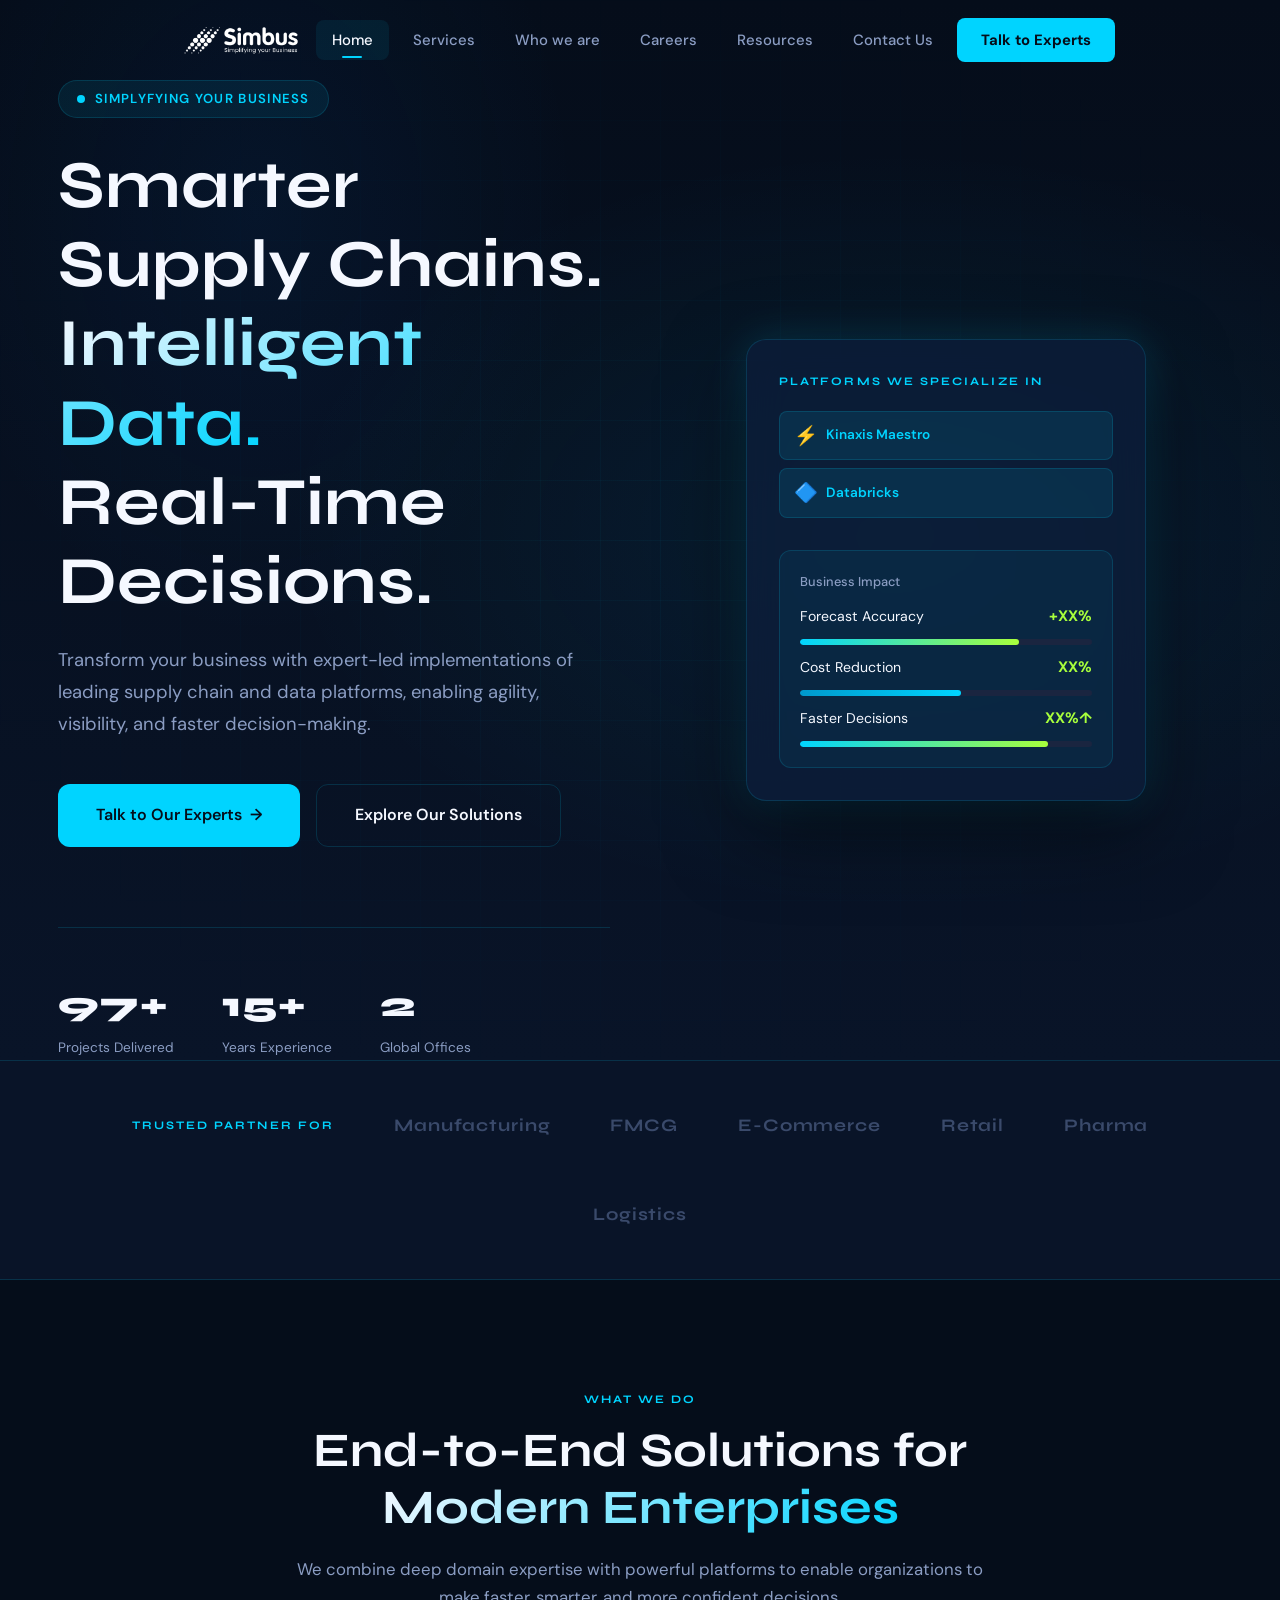
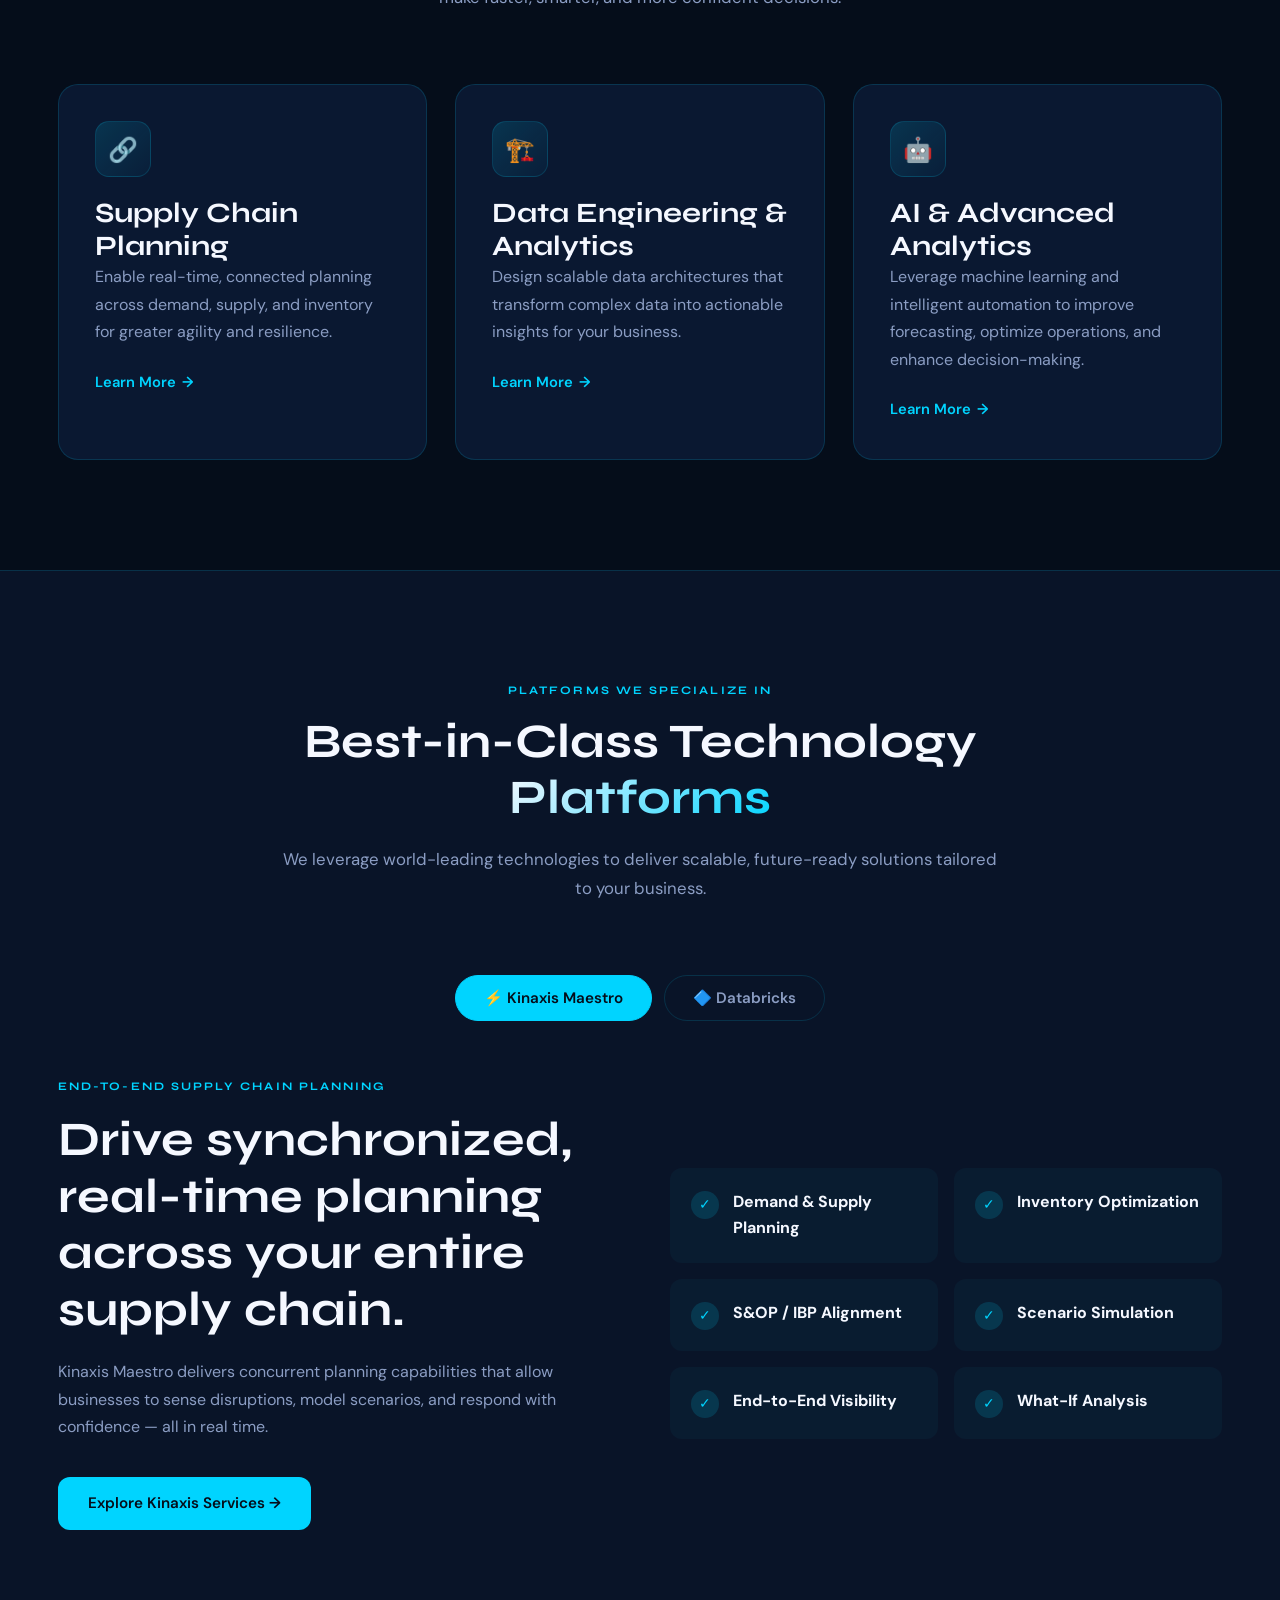
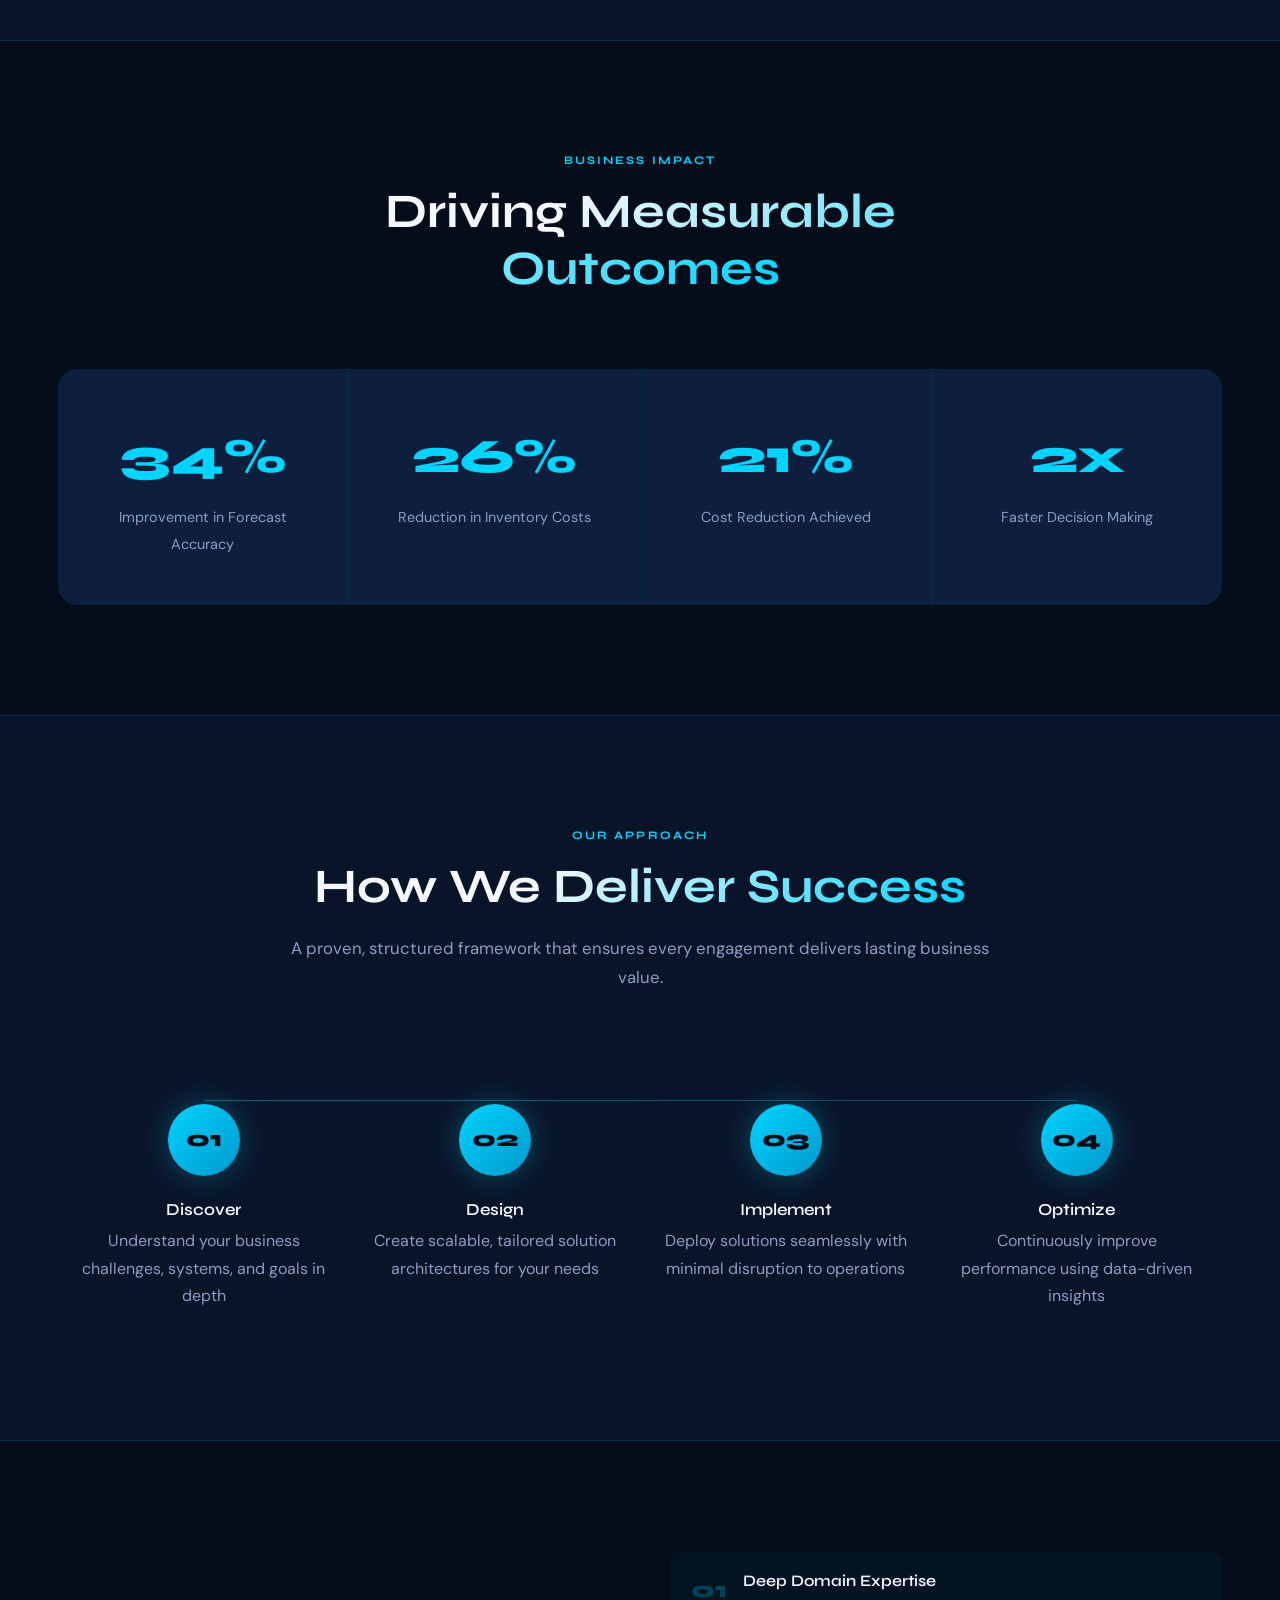
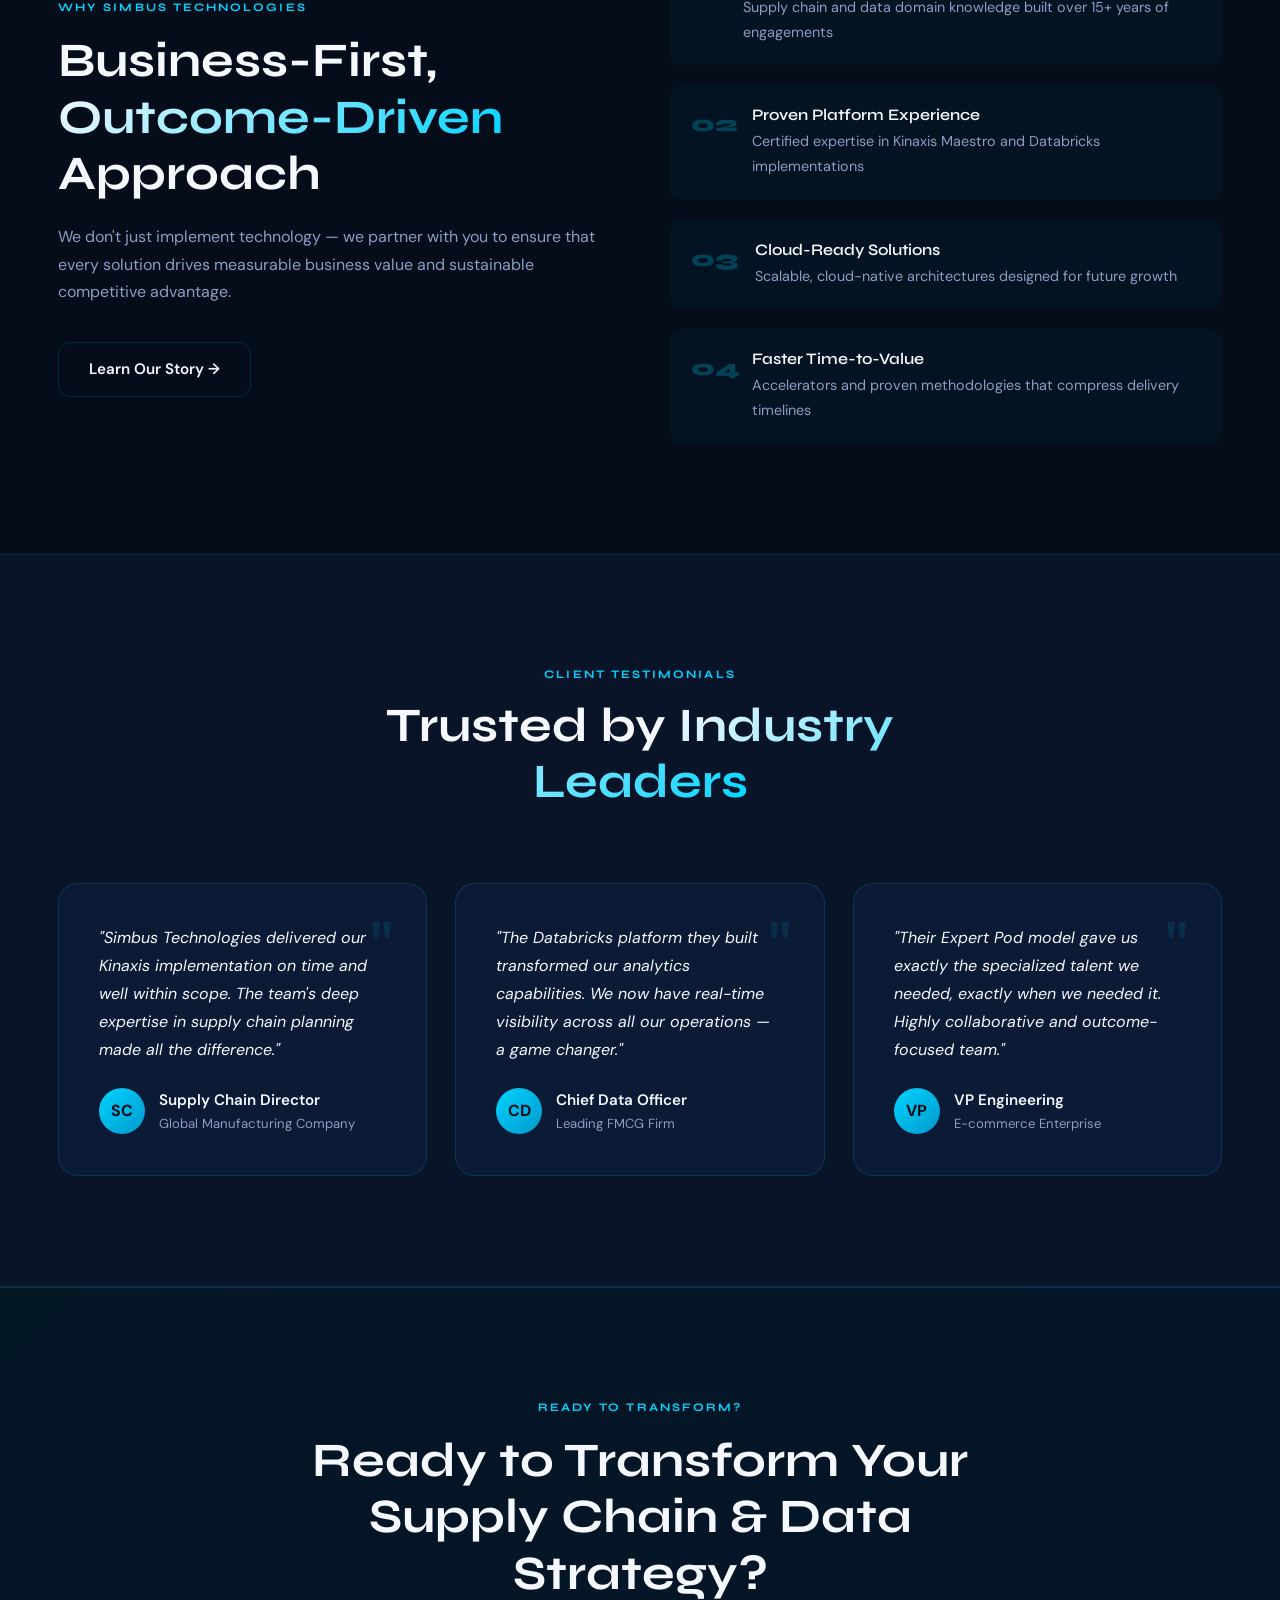
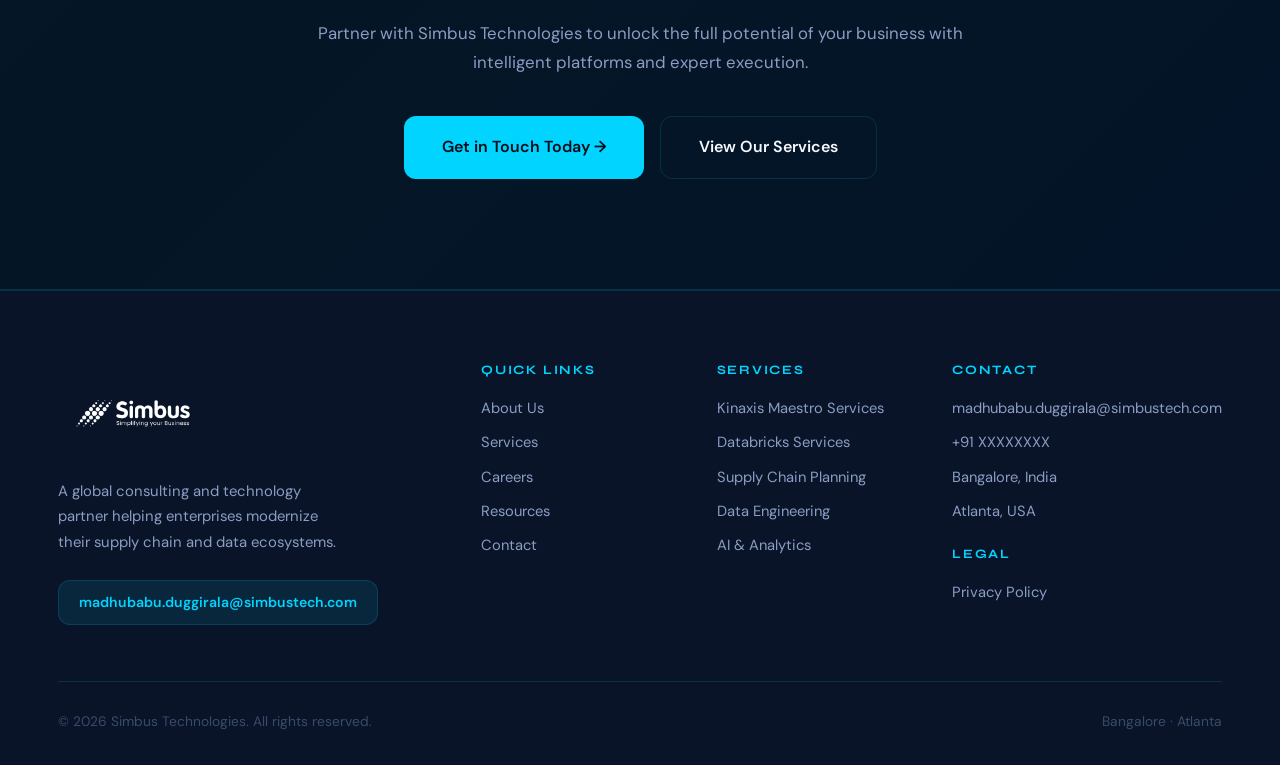
<file: index.html>
<!DOCTYPE html>
<html lang="en">
<head>
<meta charset="UTF-8">
<meta name="viewport" content="width=device-width, initial-scale=1.0">
<title>Simbus Technologies — Simplifying Business</title>
<meta name="description" content="Transform your business with expert-led implementations of Kinaxis Maestro and Databricks. Supply chain planning and data engineering experts.">
<link rel="stylesheet" href="css/styles.css">
<link rel="icon" href="data:image/svg+xml,<svg xmlns='http://www.w3.org/2000/svg' viewBox='0 0 32 32'><rect width='32' height='32' rx='8' fill='%2300D4FF'/><text y='22' x='5' font-size='18' font-family='sans-serif' font-weight='800' fill='%23050D1A'>S</text></svg>">
</head>
<body>

<!-- ── NAVIGATION ──────────────────────────────────────────── -->
<nav class="nav">
  <div class="container">
    <div class="nav-inner">
      <a href="index.html" class="logo">
        <div class="logo-icon"> <img src="./assets/image.png" alt="simbus" ></div>
        <!-- Simbus -->
      </a>
      <div class="nav-links">
        <a href="index.html" class="active">Home</a>
        
        <a href="services.html">Services</a>
        <a href="about.html">Who we are</a>
        <a href="careers.html">Careers</a>
        <a href="resources.html">Resources</a>
        <a href="contact.html">Contact Us</a>
        <a href="contact.html" class="btn btn-primary nav-cta">Talk to Experts</a>
      </div>
      <button class="hamburger" aria-label="Menu">
        <span></span><span></span><span></span>
      </button>
    </div>
  </div>
</nav>

<!-- ── MOBILE MENU ─────────────────────────────────────────── -->
<div class="mobile-menu">
  <button class="mobile-menu-close">✕</button>
  <a href="index.html">Home</a>
  <a href="about.html">About Us</a>
  <a href="services.html">Services</a>
  <a href="careers.html">Careers</a>
  <a href="resources.html">Resources</a>
  <a href="contact.html">Contact Us</a>
</div>

<!-- ── HERO ───────────────────────────────────────────────── -->
<section class="hero">
  <div class="hero-bg"></div>
  <div class="hero-grid"></div>
  <div class="container">
    <div class="grid-2" style="align-items:center;">
      <div class="hero-content">
        <div class="hero-eyebrow">Simplyfying Your Business</div>
        <h1>Smarter Supply Chains.<br><span class="gradient-text">Intelligent Data.</span><br>Real-Time Decisions.</h1>
        <p>Transform your business with expert-led implementations of leading supply chain and data platforms, enabling agility, visibility, and faster decision-making.</p>
        <div class="hero-ctas">
          <a href="contact.html" class="btn btn-primary btn-lg">Talk to Our Experts <span class="btn-icon">→</span></a>
          <a href="services.html" class="btn btn-outline btn-lg">Explore Our Solutions</a>
        </div>
        <div class="hero-stats">
          <div class="stat-item">
            <span class="stat-num" data-target="100+">0+</span>
            <span class="stat-label">Projects Delivered</span>
          </div>
          <div class="stat-item">
            <span class="stat-num" data-target="15+">0+</span>
            <span class="stat-label">Years Experience</span>
          </div>
          <div class="stat-item">
            <span class="stat-num" data-target="2">0</span>
            <span class="stat-label">Global Offices</span>
          </div>
        </div>
      </div>
      <div class="hero-visual" style="display:flex;justify-content:center;">
        <div class="floating-card">
          <div class="label" style="margin-bottom:20px;">Platforms We Specialize In</div>
          <div class="platform-badge">
            <span style="font-size:1.2rem;">⚡</span>
            Kinaxis Maestro
          </div>
          <div class="platform-badge">
            <span style="font-size:1.2rem;">🔷</span>
            Databricks
          </div>
          <div style="margin-top:24px;padding:20px;background:rgba(0,212,255,0.06);border-radius:12px;border:1px solid var(--border);">
            <div style="font-size:0.8rem;color:var(--grey-300);margin-bottom:12px;font-weight:500;">Business Impact</div>
            <div style="display:flex;flex-direction:column;gap:10px;">
              <div style="display:flex;justify-content:space-between;align-items:center;">
                <span style="font-size:0.88rem;">Forecast Accuracy</span>
                <span style="color:var(--lime);font-weight:700;font-size:0.95rem;">+XX%</span>
              </div>
              <div style="height:6px;background:var(--grey-700);border-radius:3px;overflow:hidden;">
                <div style="width:75%;height:100%;background:linear-gradient(90deg,var(--electric),var(--lime));border-radius:3px;"></div>
              </div>
              <div style="display:flex;justify-content:space-between;align-items:center;">
                <span style="font-size:0.88rem;">Cost Reduction</span>
                <span style="color:var(--lime);font-weight:700;font-size:0.95rem;">XX%</span>
              </div>
              <div style="height:6px;background:var(--grey-700);border-radius:3px;overflow:hidden;">
                <div style="width:55%;height:100%;background:linear-gradient(90deg,var(--electric-2),var(--electric));border-radius:3px;"></div>
              </div>
              <div style="display:flex;justify-content:space-between;align-items:center;">
                <span style="font-size:0.88rem;">Faster Decisions</span>
                <span style="color:var(--lime);font-weight:700;font-size:0.95rem;">XX%↑</span>
              </div>
              <div style="height:6px;background:var(--grey-700);border-radius:3px;overflow:hidden;">
                <div style="width:85%;height:100%;background:linear-gradient(90deg,var(--electric),var(--lime));border-radius:3px;"></div>
              </div>
            </div>
          </div>
        </div>
      </div>
    </div>
  </div>
</section>

<!-- ── PARTNERS ─────────────────────────────────────────────── -->
<div class="partners">
  <div class="container">
    <div class="partners-inner">
      <span class="label" style="white-space:nowrap;">Trusted Partner for</span>
      <span class="partner-logo">Manufacturing</span>
      <span class="partner-logo">FMCG</span>
      <span class="partner-logo">E-Commerce</span>
      <span class="partner-logo">Retail</span>
      <span class="partner-logo">Pharma</span>
      <span class="partner-logo">Logistics</span>
    </div>
  </div>
</div>

<!-- ── SOLUTIONS SECTION ─────────────────────────────────────── -->
<section class="section">
  <div class="container">
    <div class="section-header fade-up">
      <div class="label">What We Do</div>
      <h2>End-to-End Solutions for<br><span class="gradient-text">Modern Enterprises</span></h2>
      <p>We combine deep domain expertise with powerful platforms to enable organizations to make faster, smarter, and more confident decisions.</p>
    </div>
    <div class="grid-3">
      <div class="card fade-up delay-1">
        <div class="card-icon">🔗</div>
        <h3>Supply Chain Planning</h3>
        <p>Enable real-time, connected planning across demand, supply, and inventory for greater agility and resilience.</p>
        <a href="services.html" style="display:inline-flex;align-items:center;gap:6px;margin-top:24px;color:var(--electric);font-weight:600;font-size:0.92rem;">Learn More <span>→</span></a>
      </div>
      <div class="card fade-up delay-2">
        <div class="card-icon">🏗️</div>
        <h3>Data Engineering & Analytics</h3>
        <p>Design scalable data architectures that transform complex data into actionable insights for your business.</p>
        <a href="services.html" style="display:inline-flex;align-items:center;gap:6px;margin-top:24px;color:var(--electric);font-weight:600;font-size:0.92rem;">Learn More <span>→</span></a>
      </div>
      <div class="card fade-up delay-3">
        <div class="card-icon">🤖</div>
        <h3>AI & Advanced Analytics</h3>
        <p>Leverage machine learning and intelligent automation to improve forecasting, optimize operations, and enhance decision-making.</p>
        <a href="services.html" style="display:inline-flex;align-items:center;gap:6px;margin-top:24px;color:var(--electric);font-weight:600;font-size:0.92rem;">Learn More <span>→</span></a>
      </div>
    </div>
  </div>
</section>

<!-- ── PLATFORMS ────────────────────────────────────────────── -->
<section class="section" style="background:var(--navy-mid);border-top:1px solid var(--border);border-bottom:1px solid var(--border);">
  <div class="container">
    <div class="section-header fade-up">
      <div class="label">Platforms We Specialize In</div>
      <h2>Best-in-Class Technology<br><span class="gradient-text">Platforms</span></h2>
      <p>We leverage world-leading technologies to deliver scalable, future-ready solutions tailored to your business.</p>
    </div>

    <div class="platform-tab-btns">
      <button class="tab-btn active" data-tab="kinaxis" data-group="platforms">⚡ Kinaxis Maestro</button>
      <button class="tab-btn" data-tab="databricks" data-group="platforms">🔷 Databricks</button>
    </div>

    <div class="tab-panel active fade-up" data-tab="kinaxis" data-group="platforms">
      <div class="grid-2">
        <div>
          <div class="label" style="margin-bottom:16px;">End-to-End Supply Chain Planning</div>
          <h2 style="margin-bottom:20px;">Drive synchronized, real-time planning across your entire supply chain.</h2>
          <p style="margin-bottom:36px;">Kinaxis Maestro delivers concurrent planning capabilities that allow businesses to sense disruptions, model scenarios, and respond with confidence — all in real time.</p>
          <a href="services.html" class="btn btn-primary">Explore Kinaxis Services →</a>
        </div>
        <div>
          <div style="display:grid;grid-template-columns:1fr 1fr;gap:16px;">
            <div class="capability-item"><div class="cap-check">✓</div><div><strong>Demand &amp; Supply Planning</strong></div></div>
            <div class="capability-item"><div class="cap-check">✓</div><div><strong>Inventory Optimization</strong></div></div>
            <div class="capability-item"><div class="cap-check">✓</div><div><strong>S&amp;OP / IBP Alignment</strong></div></div>
            <div class="capability-item"><div class="cap-check">✓</div><div><strong>Scenario Simulation</strong></div></div>
            <div class="capability-item"><div class="cap-check">✓</div><div><strong>End-to-End Visibility</strong></div></div>
            <div class="capability-item"><div class="cap-check">✓</div><div><strong>What-If Analysis</strong></div></div>
          </div>
        </div>
      </div>
    </div>

    <div class="tab-panel fade-up" data-tab="databricks" data-group="platforms">
      <div class="grid-2">
        <div>
          <div class="label" style="margin-bottom:16px;">Unified Data & AI Platform</div>
          <h2 style="margin-bottom:20px;">Build a modern data foundation and unlock advanced analytics with lakehouse architecture.</h2>
          <p style="margin-bottom:36px;">Databricks enables organizations to unify data engineering, analytics, and AI on a single platform — driving better decisions faster at any scale.</p>
          <a href="services.html" class="btn btn-primary">Explore Databricks Services →</a>
        </div>
        <div>
          <div style="display:grid;grid-template-columns:1fr 1fr;gap:16px;">
            <div class="capability-item"><div class="cap-check">✓</div><div><strong>Data Integration &amp; Engineering</strong></div></div>
            <div class="capability-item"><div class="cap-check">✓</div><div><strong>Real-Time Analytics</strong></div></div>
            <div class="capability-item"><div class="cap-check">✓</div><div><strong>Machine Learning &amp; AI</strong></div></div>
            <div class="capability-item"><div class="cap-check">✓</div><div><strong>Platform Modernization</strong></div></div>
            <div class="capability-item"><div class="cap-check">✓</div><div><strong>Lakehouse Architecture</strong></div></div>
            <div class="capability-item"><div class="cap-check">✓</div><div><strong>Data Governance</strong></div></div>
          </div>
        </div>
      </div>
    </div>
  </div>
</section>

<!-- ── BUSINESS IMPACT ─────────────────────────────────────── -->
<section class="section">
  <div class="container">
    <div class="section-header fade-up">
      <div class="label">Business Impact</div>
      <h2>Driving <span class="gradient-text">Measurable Outcomes</span></h2>
    </div>
    <div class="impact-grid fade-up">
      <div class="impact-item">
        <span class="impact-num" data-target="40%">0%</span>
        <span class="impact-label">Improvement in Forecast Accuracy</span>
      </div>
      <div class="impact-item">
        <span class="impact-num" data-target="30%">0%</span>
        <span class="impact-label">Reduction in Inventory Costs</span>
      </div>
      <div class="impact-item">
        <span class="impact-num" data-target="25%">0%</span>
        <span class="impact-label">Cost Reduction Achieved</span>
      </div>
      <div class="impact-item">
        <span class="impact-num" data-target="2x">0x</span>
        <span class="impact-label">Faster Decision Making</span>
      </div>
    </div>
  </div>
</section>

<!-- ── OUR APPROACH ────────────────────────────────────────── -->
<section class="section" style="background:var(--navy-mid);border-top:1px solid var(--border);border-bottom:1px solid var(--border);">
  <div class="container">
    <div class="section-header fade-up">
      <div class="label">Our Approach</div>
      <h2>How We <span class="gradient-text">Deliver Success</span></h2>
      <p>A proven, structured framework that ensures every engagement delivers lasting business value.</p>
    </div>
    <div class="steps fade-up">
      <div class="step-item">
        <div class="step-num">01</div>
        <h4>Discover</h4>
        <p>Understand your business challenges, systems, and goals in depth</p>
      </div>
      <div class="step-item">
        <div class="step-num">02</div>
        <h4>Design</h4>
        <p>Create scalable, tailored solution architectures for your needs</p>
      </div>
      <div class="step-item">
        <div class="step-num">03</div>
        <h4>Implement</h4>
        <p>Deploy solutions seamlessly with minimal disruption to operations</p>
      </div>
      <div class="step-item">
        <div class="step-num">04</div>
        <h4>Optimize</h4>
        <p>Continuously improve performance using data-driven insights</p>
      </div>
    </div>
  </div>
</section>

<!-- ── WHY SIMBUS ──────────────────────────────────────────── -->
<section class="section">
  <div class="container">
    <div class="grid-2">
      <div class="fade-up">
        <div class="label" style="margin-bottom:16px;">Why Simbus Technologies</div>
        <h2 style="margin-bottom:20px;">Business-First, <span class="gradient-text">Outcome-Driven</span> Approach</h2>
        <p style="margin-bottom:36px;">We don't just implement technology — we partner with you to ensure that every solution drives measurable business value and sustainable competitive advantage.</p>
        <a href="about.html" class="btn btn-outline">Learn Our Story →</a>
      </div>
      <div class="feature-list fade-up delay-2">
        <div class="feature-item">
          <div class="feature-num">01</div>
          <div class="feature-text">
            <h4>Deep Domain Expertise</h4>
            <p>Supply chain and data domain knowledge built over 15+ years of engagements</p>
          </div>
        </div>
        <div class="feature-item">
          <div class="feature-num">02</div>
          <div class="feature-text">
            <h4>Proven Platform Experience</h4>
            <p>Certified expertise in Kinaxis Maestro and Databricks implementations</p>
          </div>
        </div>
        <div class="feature-item">
          <div class="feature-num">03</div>
          <div class="feature-text">
            <h4>Cloud-Ready Solutions</h4>
            <p>Scalable, cloud-native architectures designed for future growth</p>
          </div>
        </div>
        <div class="feature-item">
          <div class="feature-num">04</div>
          <div class="feature-text">
            <h4>Faster Time-to-Value</h4>
            <p>Accelerators and proven methodologies that compress delivery timelines</p>
          </div>
        </div>
      </div>
    </div>
  </div>
</section>

<!-- ── TESTIMONIALS ────────────────────────────────────────── -->
<section class="section" style="background:var(--navy-mid);border-top:1px solid var(--border);border-bottom:1px solid var(--border);">
  <div class="container">
    <div class="section-header fade-up">
      <div class="label">Client Testimonials</div>
      <h2>Trusted by <span class="gradient-text">Industry Leaders</span></h2>
    </div>
    <div class="grid-3">
      <div class="testimonial-card fade-up delay-1">
        <p class="testimonial-text">"Simbus Technologies delivered our Kinaxis implementation on time and well within scope. The team's deep expertise in supply chain planning made all the difference."</p>
        <div class="testimonial-author">
          <div class="author-avatar">SC</div>
          <div>
            <div class="author-name">Supply Chain Director</div>
            <div class="author-role">Global Manufacturing Company</div>
          </div>
        </div>
      </div>
      <div class="testimonial-card fade-up delay-2">
        <p class="testimonial-text">"The Databricks platform they built transformed our analytics capabilities. We now have real-time visibility across all our operations — a game changer."</p>
        <div class="testimonial-author">
          <div class="author-avatar">CD</div>
          <div>
            <div class="author-name">Chief Data Officer</div>
            <div class="author-role">Leading FMCG Firm</div>
          </div>
        </div>
      </div>
      <div class="testimonial-card fade-up delay-3">
        <p class="testimonial-text">"Their Expert Pod model gave us exactly the specialized talent we needed, exactly when we needed it. Highly collaborative and outcome-focused team."</p>
        <div class="testimonial-author">
          <div class="author-avatar">VP</div>
          <div>
            <div class="author-name">VP Engineering</div>
            <div class="author-role">E-commerce Enterprise</div>
          </div>
        </div>
      </div>
    </div>
  </div>
</section>

<!-- ── CTA SECTION ─────────────────────────────────────────── -->
<section class="section cta-section">
  <div class="container">
    <div class="fade-up" style="max-width:700px;margin:0 auto;">
      <div class="label" style="margin-bottom:16px;">Ready to Transform?</div>
      <h2>Ready to Transform Your Supply Chain &amp; Data Strategy?</h2>
      <p>Partner with Simbus Technologies to unlock the full potential of your business with intelligent platforms and expert execution.</p>
      <div class="cta-btns">
        <a href="contact.html" class="btn btn-primary btn-lg">Get in Touch Today →</a>
        <a href="services.html" class="btn btn-outline btn-lg">View Our Services</a>
      </div>
    </div>
  </div>
</section>

<!-- ── FOOTER ──────────────────────────────────────────────── -->
<footer>
  <div class="container">
    <div class="footer-grid">
      <div class="footer-brand">
        <a href="index.html" class="logo">
          <!-- <div class="logo-icon">S</div> -->
          <!-- Simbus<span>Tech</span> -->
            <div class="logo-icon"> <img src="./assets/image.png" alt="simbus" ></div>
        </a>
        <p>A global consulting and technology partner helping enterprises modernize their supply chain and data ecosystems.</p>
        <div style="margin-top:24px;display:flex;gap:12px;">
          <a href="contact.html" class="btn btn-ghost" style="padding:10px 20px;font-size:0.88rem;">madhubabu.duggirala@simbustech.com</a>
        </div>
      </div>
      <div class="footer-col">
        <h5>Quick Links</h5>
        <div class="footer-links">
          <a href="about.html">About Us</a>
          <a href="services.html">Services</a>
          <a href="careers.html">Careers</a>
          <a href="resources.html">Resources</a>
          <a href="contact.html">Contact</a>
        </div>
      </div>
      <div class="footer-col">
        <h5>Services</h5>
        <div class="footer-links">
          <a href="services.html">Kinaxis Maestro Services</a>
          <a href="services.html">Databricks Services</a>
          <a href="services.html">Supply Chain Planning</a>
          <a href="services.html">Data Engineering</a>
          <a href="services.html">AI & Analytics</a>
        </div>
      </div>
      <div class="footer-col">
        <h5>Contact</h5>
        <div class="footer-links">
          <a href="mailto:madhubabu.duggirala@simbustech.com">madhubabu.duggirala@simbustech.com</a>
          <a href="tel:+919390270146">+91 XXXXXXXX</a>
          <a href="#">Bangalore, India</a>
          <a href="#">Atlanta, USA</a>
        </div>
        <h5 style="margin-top:24px;">Legal</h5>
        <div class="footer-links">
          <a href="#">Privacy Policy</a>
        </div>
      </div>
    </div>
    <div class="footer-bottom">
      <span>© 2026 Simbus Technologies. All rights reserved.</span>
      <span>Bangalore · Atlanta</span>
    </div>
  </div>
</footer>

<script src="js/main.js"></script>
</body>
</html>
</file>
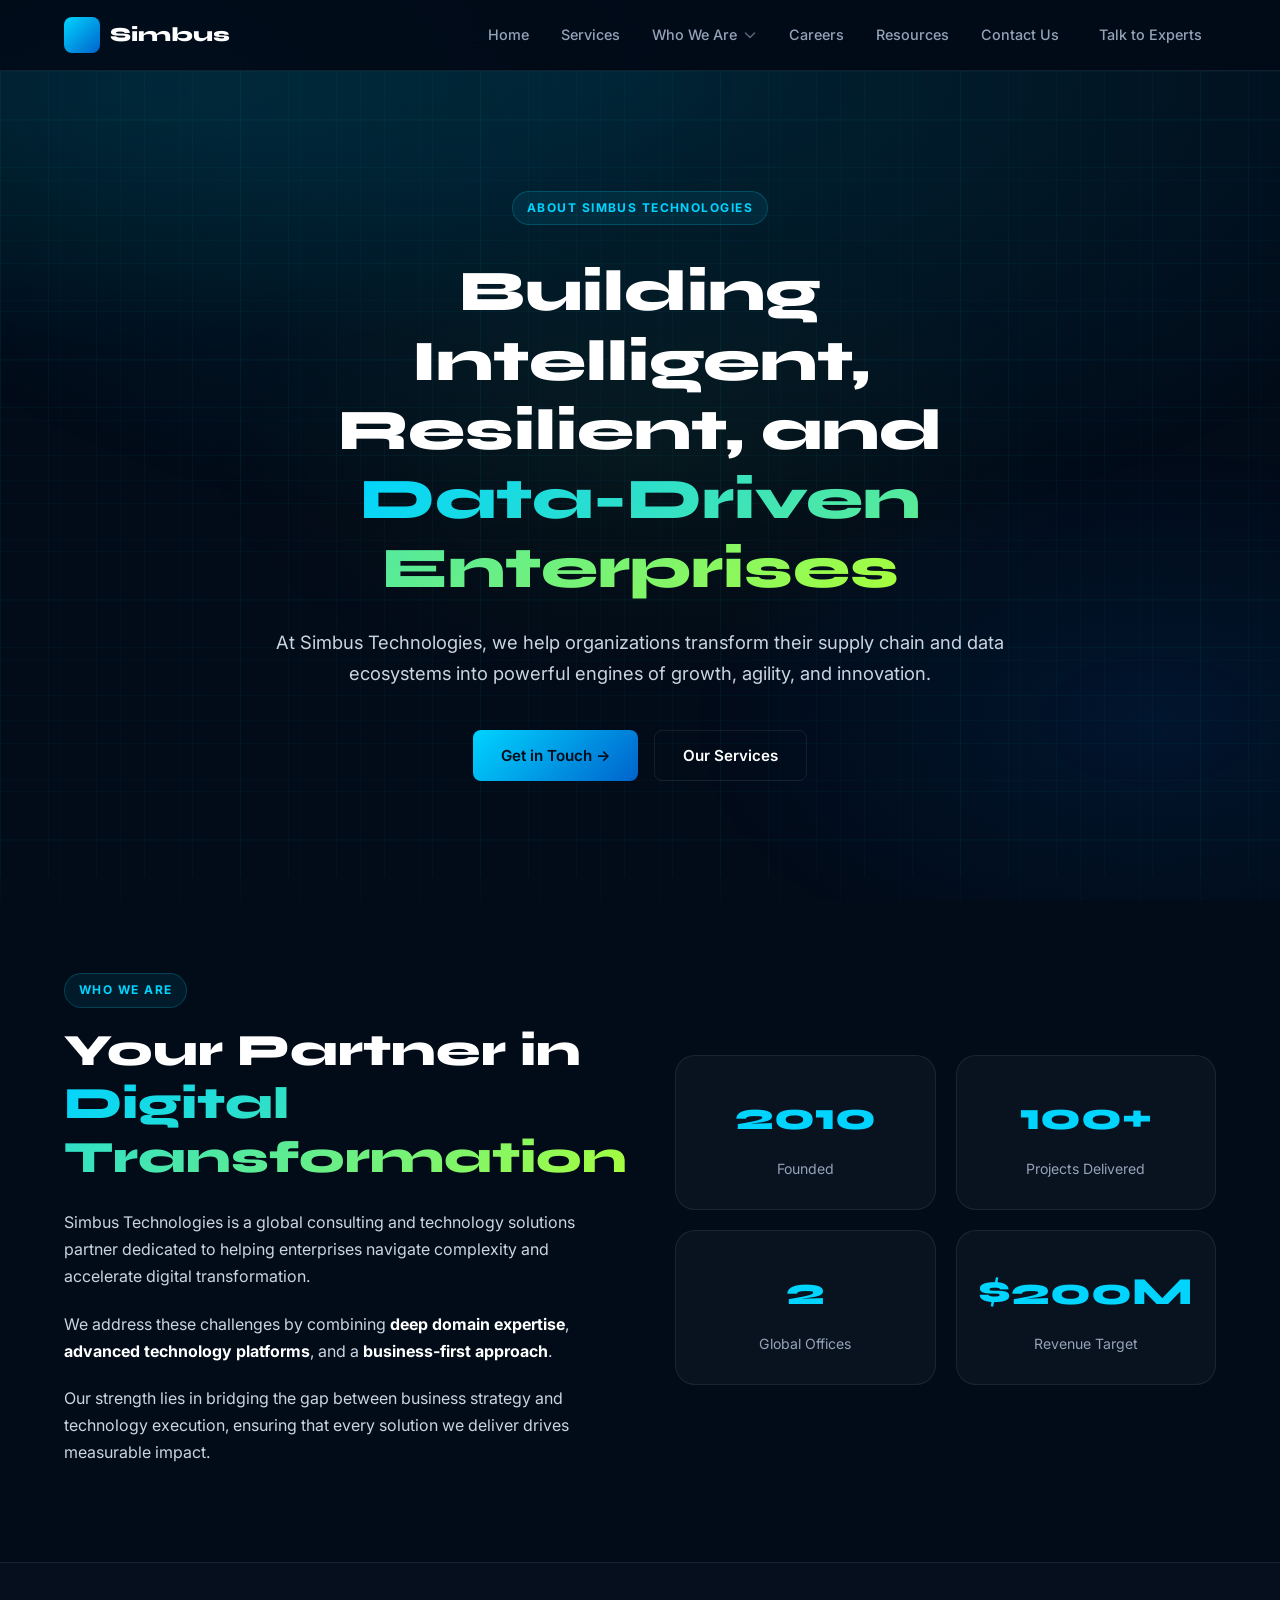
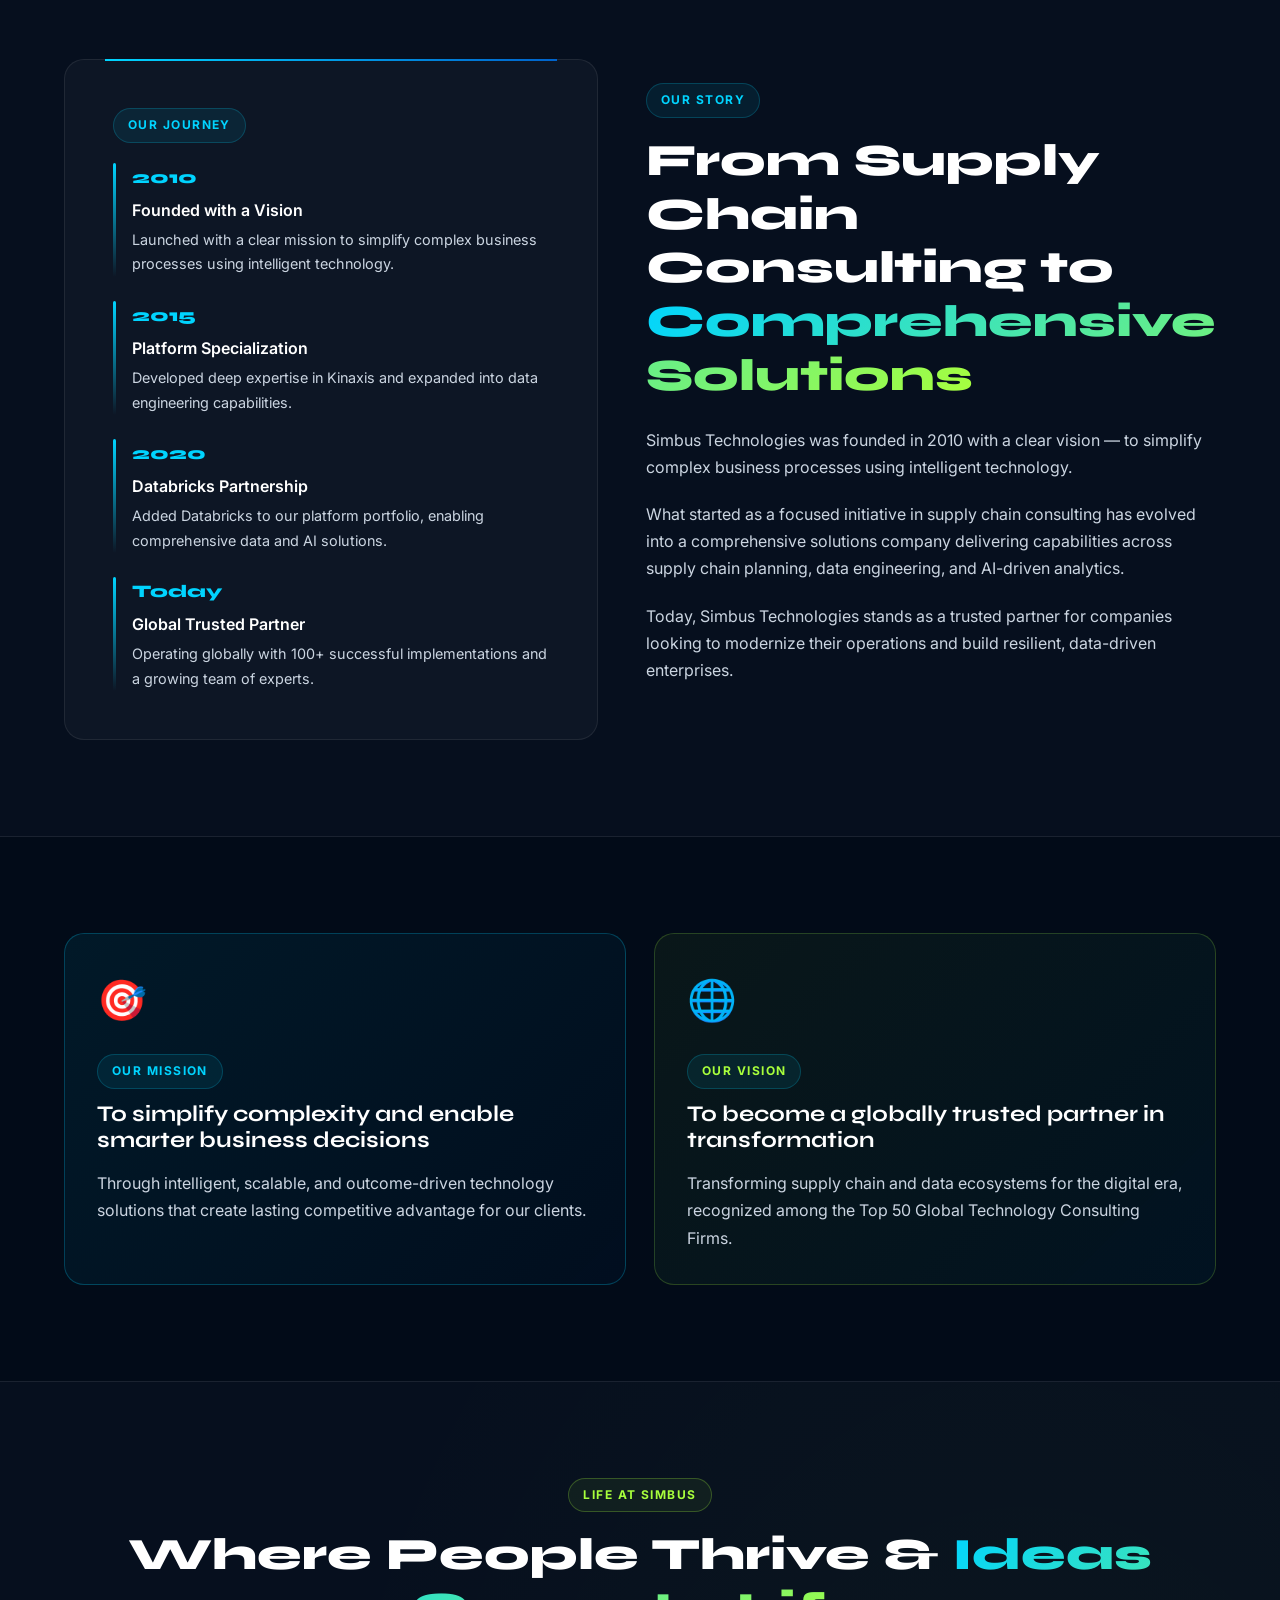
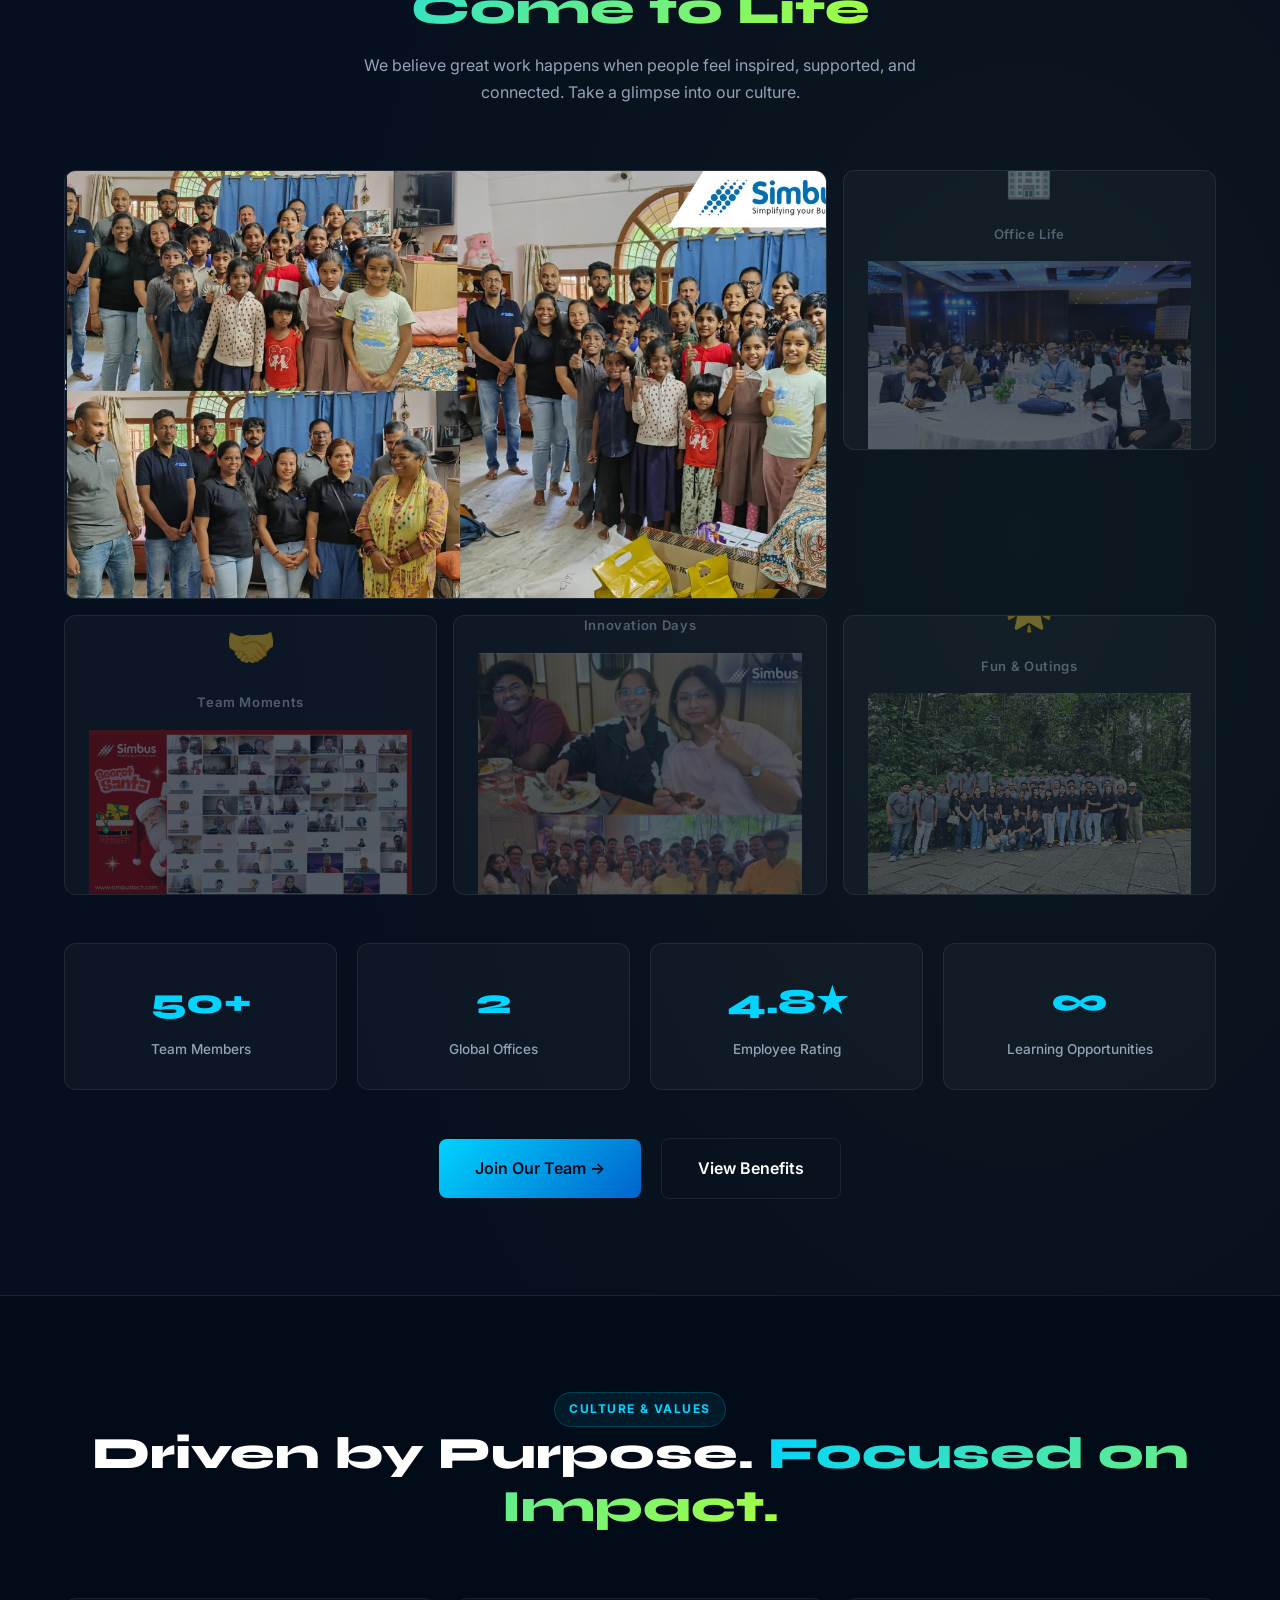
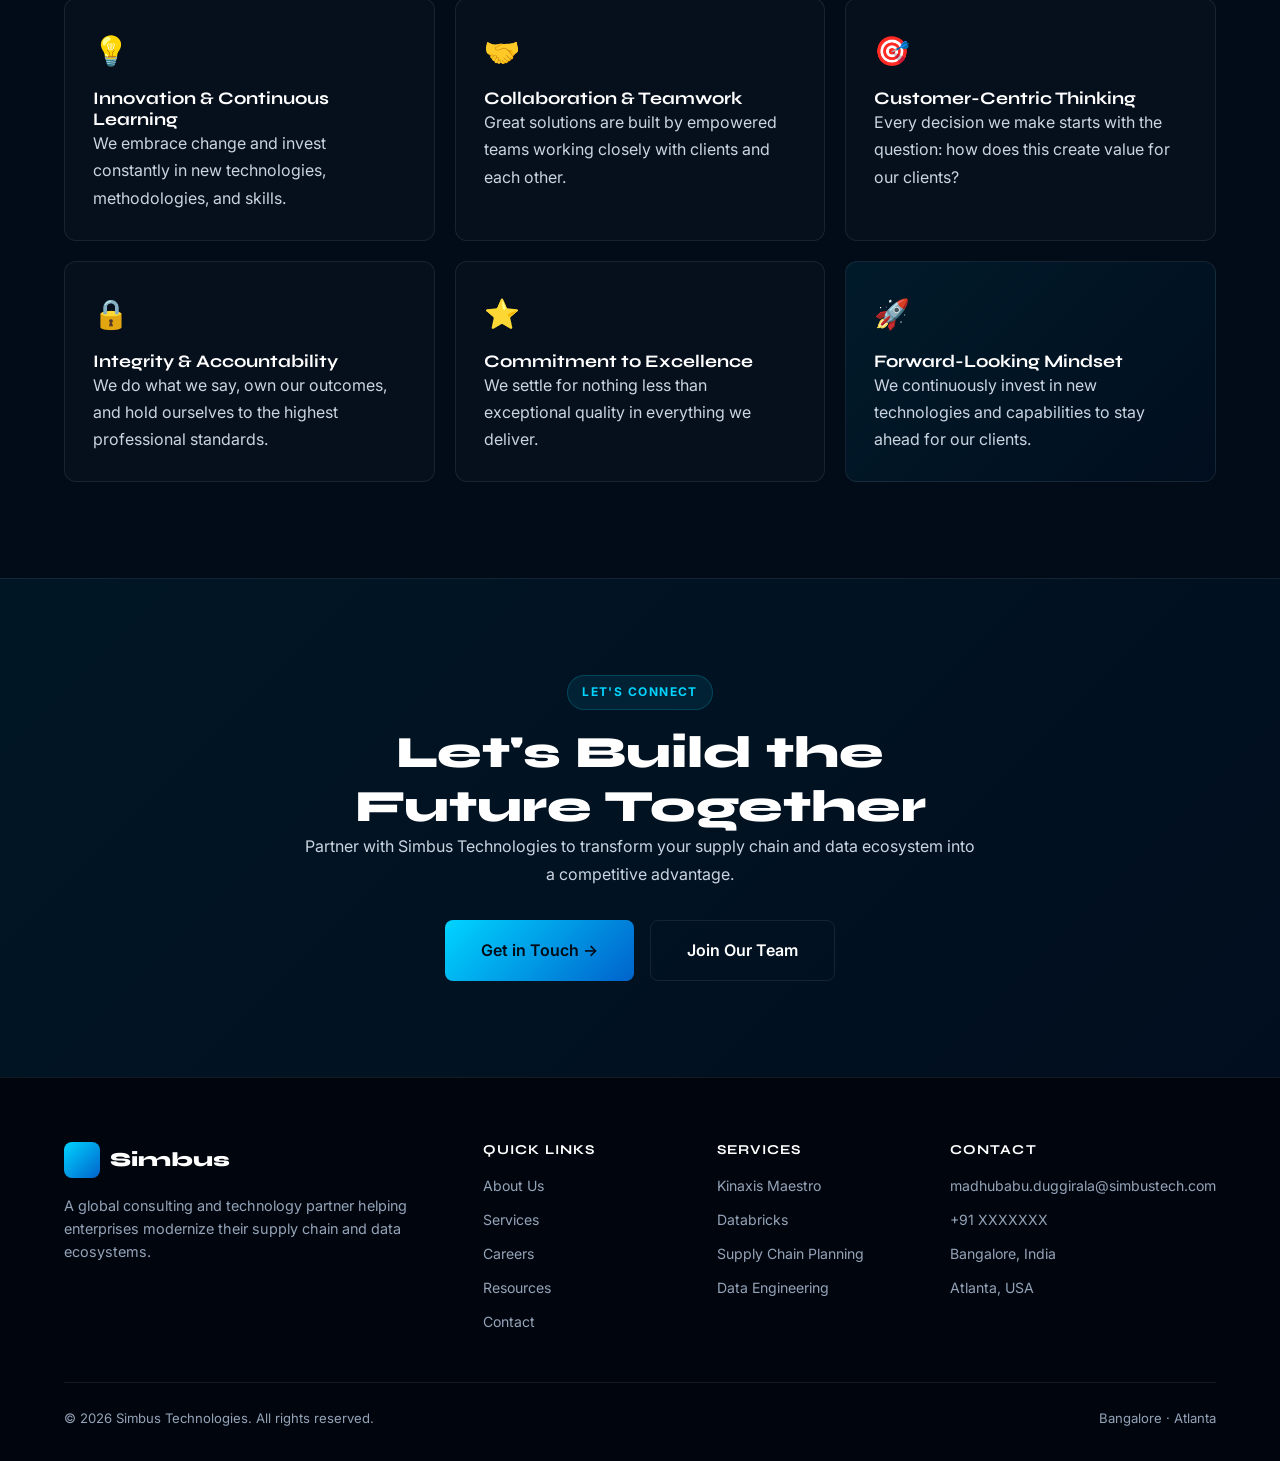
<file: about.html>
<!DOCTYPE html>
<html lang="en">
<head>
<meta charset="UTF-8">
<meta name="viewport" content="width=device-width, initial-scale=1.0">
<title>About Us — Simbus Technologies</title>
<meta name="description" content="Learn about Simbus Technologies — our story, mission, vision, leadership team, and the values that drive us.">
<link rel="icon" href="data:image/svg+xml,<svg xmlns='http://www.w3.org/2000/svg' viewBox='0 0 32 32'><rect width='32' height='32' rx='8' fill='%2300D4FF'/><text y='22' x='5' font-size='18' font-family='sans-serif' font-weight='800' fill='%23050D1A'>S</text></svg>">
<link href="https://fonts.googleapis.com/css2?family=Inter:wght@400;500;600;700;800&family=Syne:wght@700;800&display=swap" rel="stylesheet">

<style>
/* ── CSS VARIABLES ─────────────────────────────────────────── */
:root {
  --electric: #00D4FF;
  --electric-2: #0063CC;
  --lime: #A8FF3C;
  --white: #FFFFFF;
  --grey-300: #94A3B8;
  --navy: #020B18;
  --navy-mid: #060F1E;
  --card-bg: rgba(255,255,255,0.03);
  --border: rgba(255,255,255,0.08);
  --font-head: 'Syne', sans-serif;
  --font-body: 'Inter', sans-serif;
  --radius: 12px;
  --radius-lg: 20px;
}

*, *::before, *::after { box-sizing: border-box; margin: 0; padding: 0; }

html { scroll-behavior: smooth; }

body {
  font-family: var(--font-body);
  background: var(--navy);
  color: #CBD5E1;
  line-height: 1.7;
  overflow-x: hidden;
}

/* ── IMPRESSIVE BACKGROUND ─────────────────────────────────── */
body::before {
  content: '';
  position: fixed;
  inset: 0;
  background:
    radial-gradient(ellipse 80% 50% at 10% 10%, rgba(0,212,255,0.10) 0%, transparent 60%),
    radial-gradient(ellipse 60% 50% at 90% 80%, rgba(0,99,204,0.12) 0%, transparent 60%),
    radial-gradient(ellipse 50% 40% at 50% 50%, rgba(168,255,60,0.04) 0%, transparent 70%);
  pointer-events: none;
  z-index: 0;
}

/* animated grid overlay */
body::after {
  content: '';
  position: fixed;
  inset: 0;
  background-image:
    linear-gradient(rgba(0,212,255,0.03) 1px, transparent 1px),
    linear-gradient(90deg, rgba(0,212,255,0.03) 1px, transparent 1px);
  background-size: 60px 60px;
  pointer-events: none;
  z-index: 0;
  animation: gridPulse 8s ease-in-out infinite alternate;
}

@keyframes gridPulse {
  from { opacity: 0.4; }
  to   { opacity: 1; }
}

/* ── LAYOUT HELPERS ────────────────────────────────────────── */
.container { max-width: 1200px; margin: 0 auto; padding: 0 24px; position: relative; z-index: 1; }
.section   { padding: 96px 0; position: relative; z-index: 1; }
.section-header { text-align: center; margin-bottom: 64px; }
.grid-2    { display: grid; grid-template-columns: 1fr 1fr; gap: 48px; align-items: center; }
.grid-3    { display: grid; grid-template-columns: repeat(3,1fr); gap: 24px; }
.d-flex    { display: flex; }
.gap-16    { gap: 16px; }
.justify-center { justify-content: center; }
.flex-wrap { flex-wrap: wrap; }

/* ── TYPOGRAPHY ────────────────────────────────────────────── */
h1,h2,h3,h4,h5 { font-family: var(--font-head); color: var(--white); line-height: 1.2; }
h1 { font-size: clamp(2.2rem,5vw,3.6rem); font-weight: 800; }
h2 { font-size: clamp(1.8rem,3.5vw,2.8rem); font-weight: 800; }
h3 { font-size: 1.4rem; font-weight: 700; }
h4 { font-size: 1.1rem; font-weight: 700; }
h5 { font-size: 0.95rem; font-weight: 700; }
p  { margin-bottom: 0; }

.gradient-text {
  background: linear-gradient(135deg, var(--electric), var(--lime));
  -webkit-background-clip: text;
  -webkit-text-fill-color: transparent;
  background-clip: text;
}

.label {
  display: inline-block;
  font-size: 0.75rem;
  font-weight: 700;
  letter-spacing: 0.12em;
  text-transform: uppercase;
  color: var(--electric);
  padding: 6px 14px;
  background: rgba(0,212,255,0.08);
  border: 1px solid rgba(0,212,255,0.2);
  border-radius: 100px;
}

/* ── BUTTONS ───────────────────────────────────────────────── */
.btn {
  display: inline-flex; align-items: center; gap: 8px;
  padding: 12px 28px; border-radius: 8px; font-weight: 600;
  font-size: 0.95rem; text-decoration: none; transition: all 0.2s;
  border: none; cursor: pointer; font-family: var(--font-body);
}
.btn-primary {
  background: linear-gradient(135deg, var(--electric), var(--electric-2));
  color: var(--navy);
}
.btn-primary:hover { opacity: 0.88; transform: translateY(-1px); box-shadow: 0 8px 24px rgba(0,212,255,0.3); }
.btn-outline {
  background: transparent;
  color: var(--white);
  border: 1px solid var(--border);
}
.btn-outline:hover { border-color: var(--electric); color: var(--electric); }
.btn-lg { padding: 16px 36px; font-size: 1rem; }

/* ── CARDS ─────────────────────────────────────────────────── */
.card {
  background: var(--card-bg);
  border: 1px solid var(--border);
  border-radius: var(--radius-lg);
  padding: 32px;
  transition: border-color 0.2s, transform 0.2s;
}
.card:hover { border-color: rgba(0,212,255,0.3); transform: translateY(-3px); }
.card-icon { font-size: 2rem; margin-bottom: 16px; }

.benefit-card {
  background: rgba(255,255,255,0.02);
  border: 1px solid var(--border);
  border-radius: var(--radius);
  padding: 28px;
  transition: border-color 0.2s;
}
.benefit-card:hover { border-color: rgba(0,212,255,0.25); }
.benefit-icon { font-size: 1.8rem; margin-bottom: 12px; }

/* ── NAVIGATION ────────────────────────────────────────────── */
.nav {
  position: sticky; top: 0; z-index: 1000;
  background: rgba(2,11,24,0.85);
  backdrop-filter: blur(20px);
  border-bottom: 1px solid var(--border);
}
.nav-inner {
  display: flex; align-items: center; justify-content: space-between;
  height: 70px;
}
.logo {
  display: flex; align-items: center; gap: 10px;
  font-family: var(--font-head); font-weight: 800;
  font-size: 1.25rem; color: var(--white);
  text-decoration: none;
}
.logo-icon {
  width: 36px; height: 36px; border-radius: 8px;
  background: linear-gradient(135deg, var(--electric), var(--electric-2));
  display: flex; align-items: center; justify-content: center;
  font-weight: 900; color: var(--navy); font-size: 1.1rem;
}
.logo span { color: var(--electric); }

.nav-links {
  display: flex; align-items: center; gap: 4px;
}
.nav-links > a, .nav-links > .dropdown-wrap > .nav-item {
  color: var(--grey-300); text-decoration: none;
  font-size: 0.9rem; font-weight: 500;
  padding: 8px 14px; border-radius: 8px;
  transition: all 0.2s; cursor: pointer;
  background: none; border: none; font-family: var(--font-body);
}
.nav-links > a:hover,
.nav-links > .dropdown-wrap:hover > .nav-item,
.nav-links > a.active { color: var(--white); background: rgba(255,255,255,0.06); }

/* ── DROPDOWN ──────────────────────────────────────────────── */
.dropdown-wrap {
  position: relative;
}
.nav-item {
  display: flex; align-items: center; gap: 6px;
}
.nav-item .chevron {
  width: 14px; height: 14px;
  transition: transform 0.25s;
  opacity: 0.6;
}
.dropdown-wrap:hover .chevron {
  transform: rotate(180deg);
}

/* mega dropdown panel */
.dropdown-panel {
  position: absolute; top: calc(100% + 12px); left: 50%;
  transform: translateX(-50%) translateY(8px);
  background: rgba(6,15,30,0.97);
  backdrop-filter: blur(24px);
  border: 1px solid var(--border);
  border-radius: 20px;
  padding: 32px;
  min-width: 780px;
  box-shadow: 0 32px 80px rgba(0,0,0,0.6), 0 0 0 1px rgba(0,212,255,0.05);
  opacity: 0; pointer-events: none;
  transition: opacity 0.2s, transform 0.2s;
  z-index: 999;
}
.dropdown-wrap:hover .dropdown-panel {
  opacity: 1; pointer-events: auto;
  transform: translateX(-50%) translateY(0);
}
.dropdown-header {
  font-size: 0.7rem; font-weight: 700; letter-spacing: 0.12em;
  text-transform: uppercase; color: var(--electric);
  margin-bottom: 20px; padding-bottom: 12px;
  border-bottom: 1px solid var(--border);
}
.dropdown-grid {
  display: grid;
  grid-template-columns: 1fr 1fr 1fr;
  gap: 0;
}
.dropdown-col { padding: 0 20px; }
.dropdown-col:not(:last-child) { border-right: 1px solid var(--border); }
.dropdown-col:first-child { padding-left: 0; }
.dropdown-col:last-child  { padding-right: 0; }

.dropdown-col-title {
  font-size: 0.72rem; font-weight: 700; letter-spacing: 0.1em;
  text-transform: uppercase; color: var(--grey-300);
  margin-bottom: 14px;
}
.dropdown-link {
  display: flex; align-items: flex-start; gap: 10px;
  padding: 10px 12px; border-radius: 10px;
  text-decoration: none; color: var(--white);
  font-size: 0.88rem; font-weight: 500;
  transition: background 0.15s;
  margin-bottom: 2px;
}
.dropdown-link:hover { background: rgba(0,212,255,0.07); }
.dropdown-link .dl-icon {
  width: 30px; height: 30px; border-radius: 8px;
  background: rgba(0,212,255,0.08);
  display: flex; align-items: center; justify-content: center;
  font-size: 0.9rem; flex-shrink: 0; margin-top: 1px;
}
.dropdown-link .dl-text .dl-title { font-weight: 600; margin-bottom: 2px; color: var(--white); }
.dropdown-link .dl-text .dl-sub { font-size: 0.78rem; color: var(--grey-300); }

.nav-cta { margin-left: 8px; }

/* hamburger */
.hamburger {
  display: none; flex-direction: column; gap: 5px;
  background: none; border: none; cursor: pointer; padding: 8px;
}
.hamburger span {
  display: block; width: 22px; height: 2px;
  background: var(--white); border-radius: 2px;
}

/* mobile menu */
.mobile-menu {
  display: none; position: fixed; inset: 0; z-index: 9999;
  background: rgba(2,11,24,0.98); backdrop-filter: blur(20px);
  flex-direction: column; padding: 28px 24px; gap: 4px;
}
.mobile-menu.open { display: flex; }
.mobile-menu-close {
  align-self: flex-end; background: none; border: none;
  color: var(--white); font-size: 1.5rem; cursor: pointer; margin-bottom: 16px;
}
.mobile-menu a {
  color: var(--white); text-decoration: none; font-size: 1.1rem;
  padding: 12px 16px; border-radius: 8px; font-weight: 500;
}
.mobile-menu a:hover { background: rgba(255,255,255,0.05); }
.mobile-section-title {
  font-size: 0.7rem; font-weight: 700; letter-spacing: 0.12em;
  text-transform: uppercase; color: var(--electric);
  padding: 16px 16px 6px;
}

/* ── PAGE HERO ─────────────────────────────────────────────── */
.page-hero {
  position: relative; padding: 120px 0 96px; overflow: hidden; z-index: 1;
}
.page-hero-grid {
  position: absolute; inset: 0;
  background-image: linear-gradient(rgba(0,212,255,0.04) 1px, transparent 1px),
                    linear-gradient(90deg, rgba(0,212,255,0.04) 1px, transparent 1px);
  background-size: 48px 48px;
}
.page-hero::before {
  content: '';
  position: absolute; inset: 0;
  background: radial-gradient(ellipse 70% 60% at 50% 0%, rgba(0,212,255,0.12), transparent);
}
.page-hero-content { text-align: center; position: relative; z-index: 1; max-width: 820px; margin: 0 auto; }
.page-hero-content h1 { margin: 16px 0 24px; }
.page-hero-content p { font-size: 1.15rem; margin-bottom: 40px; }

/* ── LIFE AT SIMBUS ────────────────────────────────────────── */
.life-section {
  padding: 96px 0;
  background: var(--navy-mid);
  border-top: 1px solid var(--border);
  border-bottom: 1px solid var(--border);
  position: relative; z-index: 1;
}
.life-section::before {
  content: '';
  position: absolute; inset: 0;
  background: radial-gradient(ellipse 60% 80% at 80% 50%, rgba(168,255,60,0.04), transparent);
  pointer-events: none;
}

.life-gallery {
  display: grid;
  grid-template-columns: repeat(3, 1fr);
  grid-template-rows: auto auto;
  gap: 16px;
  margin-top: 48px;
}

.life-photo {
  position: relative;
  border-radius: var(--radius);
  overflow: hidden;
  background: rgba(255,255,255,0.03);
  border: 1px solid var(--border);
  cursor: pointer;
  transition: transform 0.3s, box-shadow 0.3s;
  aspect-ratio: 4/3;
  display: flex; align-items: center; justify-content: center;
}
.life-photo:hover {
  transform: scale(1.02);
  box-shadow: 0 12px 40px rgba(0,0,0,0.5), 0 0 0 1px rgba(0,212,255,0.2);
}

/* featured photo spans 2 columns */
.life-photo.featured {
  grid-column: 1 / 3;
  aspect-ratio: 16/9;
}

/* photo inner - holds actual img once pasted */
.life-photo img {
  width: 100%; height: 100%;
  object-fit: cover;
  display: block;
}

/* placeholder when no image yet */
.life-photo-placeholder {
  display: flex; flex-direction: column;
  align-items: center; justify-content: center;
  gap: 12px; width: 100%; height: 100%;
  min-height: 200px;
  color: var(--grey-300);
  text-align: center; padding: 24px;
}
.life-photo-placeholder .ph-icon {
  font-size: 2.5rem;
  opacity: 0.4;
}
.life-photo-placeholder .ph-label {
  font-size: 0.82rem; font-weight: 600;
  letter-spacing: 0.05em;
  opacity: 0.5;
}
.life-photo-placeholder .ph-hint {
  font-size: 0.72rem;
  opacity: 0.3;
  margin-top: 4px;
}

/* gradient overlay on hover */
.life-photo::after {
  content: '';
  position: absolute; inset: 0;
  background: linear-gradient(to top, rgba(0,0,0,0.6), transparent 50%);
  opacity: 0;
  transition: opacity 0.3s;
}
.life-photo:hover::after { opacity: 1; }

.life-photo-caption {
  position: absolute; bottom: 0; left: 0; right: 0;
  padding: 20px 16px 16px;
  color: var(--white); font-size: 0.85rem; font-weight: 600;
  z-index: 2; opacity: 0; transition: opacity 0.3s;
  transform: translateY(6px); transition: opacity 0.3s, transform 0.3s;
}
.life-photo:hover .life-photo-caption { opacity: 1; transform: translateY(0); }

/* life stats row */
.life-stats {
  display: grid; grid-template-columns: repeat(4,1fr);
  gap: 20px; margin-top: 48px;
}
.life-stat {
  text-align: center;
  padding: 28px 20px;
  background: var(--card-bg);
  border: 1px solid var(--border);
  border-radius: var(--radius);
}
.life-stat .ls-number {
  font-family: var(--font-head); font-size: 2.2rem; font-weight: 800;
  color: var(--electric); margin-bottom: 6px;
}
.life-stat .ls-label {
  font-size: 0.85rem; color: var(--grey-300); font-weight: 500;
}

/* ── OTHER SECTIONS (preserved) ────────────────────────────── */
.page-hero-grid { position:absolute;inset:0; background-image:linear-gradient(rgba(0,212,255,0.04) 1px, transparent 1px),linear-gradient(90deg, rgba(0,212,255,0.04) 1px, transparent 1px); background-size:48px 48px; }

.cta-section { background:linear-gradient(135deg, rgba(0,212,255,0.06), rgba(0,99,204,0.04)); border-top:1px solid var(--border); text-align:center; }
.cta-btns { display:flex; gap:16px; justify-content:center; flex-wrap:wrap; margin-top:32px; }

footer { background:rgba(0,0,0,0.4); border-top:1px solid var(--border); padding:64px 0 32px; position:relative; z-index:1; }
.footer-grid { display:grid; grid-template-columns:2fr 1fr 1fr 1fr; gap:48px; margin-bottom:48px; }
.footer-brand p { font-size:0.9rem; color:var(--grey-300); margin-top:16px; line-height:1.6; }
.footer-col h5 { color:var(--white); margin-bottom:16px; font-size:0.85rem; text-transform:uppercase; letter-spacing:0.08em; }
.footer-links { display:flex; flex-direction:column; gap:10px; }
.footer-links a { color:var(--grey-300); text-decoration:none; font-size:0.88rem; transition:color 0.2s; }
.footer-links a:hover { color:var(--electric); }
.footer-bottom { display:flex; justify-content:space-between; padding-top:24px; border-top:1px solid var(--border); font-size:0.82rem; color:var(--grey-300); }

/* fade-up animation */
.fade-up { opacity:0; transform:translateY(24px); transition:opacity 0.6s, transform 0.6s; }
.fade-up.visible { opacity:1; transform:translateY(0); }
.delay-1 { transition-delay:0.1s; }
.delay-2 { transition-delay:0.2s; }
.delay-3 { transition-delay:0.3s; }

/* ── RESPONSIVE ────────────────────────────────────────────── */
@media (max-width: 768px) {
  .nav-links { display: none; }
  .hamburger { display: flex; }
  .grid-2, .grid-3 { grid-template-columns: 1fr; }
  .life-gallery { grid-template-columns: 1fr 1fr; }
  .life-photo.featured { grid-column: 1 / 3; }
  .life-stats { grid-template-columns: 1fr 1fr; }
  .footer-grid { grid-template-columns: 1fr; gap: 32px; }
  .dropdown-panel { min-width: 320px; left: 0; transform: none; }
  .dropdown-grid { grid-template-columns: 1fr; }
  .dropdown-col { padding: 0; border-right: none !important; }
  .dropdown-col:not(:last-child) { border-bottom: 1px solid var(--border); padding-bottom: 16px; margin-bottom: 16px; }
}
</style>
</head>
<body>

<!-- ── NAVIGATION ──────────────────────────────────────────── -->
<nav class="nav">
  <div class="container">
    <div class="nav-inner">
      <a href="index.html" class="logo">
        <div class="logo-icon"></div>
        Simbus
      </a>

      <div class="nav-links">
        <a href="index.html">Home</a>
        <a href="services.html">Services</a>

        <!-- WHO WE ARE DROPDOWN -->
        <div class="dropdown-wrap">
          <button class="nav-item">
            Who We Are
            <svg class="chevron" viewBox="0 0 14 14" fill="none" xmlns="http://www.w3.org/2000/svg">
              <path d="M2.5 5L7 9.5L11.5 5" stroke="currentColor" stroke-width="1.5" stroke-linecap="round" stroke-linejoin="round"/>
            </svg>
          </button>

          <div class="dropdown-panel">
            <div class="dropdown-header">About Simbus Technologies</div>
            <div class="dropdown-grid">

              <!-- Col 1: Our Organization -->
              <div class="dropdown-col">
                <div class="dropdown-col-title">Our Organization</div>
                <a href="about.html" class="dropdown-link">
                  <div class="dl-icon">🏢</div>
                  <div class="dl-text">
                    <div class="dl-title">About Us</div>
                    <div class="dl-sub">Our story, mission &amp; vision</div>
                  </div>
                </a>
                <a href="about.html#leadership" class="dropdown-link">
                  <div class="dl-icon">👥</div>
                  <div class="dl-text">
                    <div class="dl-title">Leadership</div>
                    <div class="dl-sub">Meet our leadership team</div>
                  </div>
                </a>
                <a href="about.html#values" class="dropdown-link">
                  <div class="dl-icon">💡</div>
                  <div class="dl-text">
                    <div class="dl-title">Values &amp; Culture</div>
                    <div class="dl-sub">What drives us every day</div>
                  </div>
                </a>
                <a href="about.html#story" class="dropdown-link">
                  <div class="dl-icon">📖</div>
                  <div class="dl-text">
                    <div class="dl-title">Our Story</div>
                    <div class="dl-sub">From 2010 to today</div>
                  </div>
                </a>
              </div>

              <!-- Col 2: Media & Investors -->
              <div class="dropdown-col">
                <div class="dropdown-col-title">Media &amp; Recognition</div>
                <a href="resources.html" class="dropdown-link">
                  <div class="dl-icon">📣</div>
                  <div class="dl-text">
                    <div class="dl-title">Media Relations</div>
                    <div class="dl-sub">News, press &amp; announcements</div>
                  </div>
                </a>
                <a href="resources.html#awards" class="dropdown-link">
                  <div class="dl-icon">🏆</div>
                  <div class="dl-text">
                    <div class="dl-title">Awards &amp; Recognition</div>
                    <div class="dl-sub">Industry honours we've earned</div>
                  </div>
                </a>
                <a href="resources.html#partners" class="dropdown-link">
                  <div class="dl-icon">🤝</div>
                  <div class="dl-text">
                    <div class="dl-title">Partners</div>
                    <div class="dl-sub">Kinaxis, Databricks &amp; more</div>
                  </div>
                </a>
              </div>

              <!-- Col 3: Life at Simbus -->
              <div class="dropdown-col">
                <div class="dropdown-col-title">Life at Simbus</div>
                <a href="about.html#life-at-simbus" class="dropdown-link">
                  <div class="dl-icon">📸</div>
                  <div class="dl-text">
                    <div class="dl-title">Life at Simbus</div>
                    <div class="dl-sub">Culture, people &amp; moments</div>
                  </div>
                </a>
                <a href="careers.html" class="dropdown-link">
                  <div class="dl-icon">🚀</div>
                  <div class="dl-text">
                    <div class="dl-title">Careers</div>
                    <div class="dl-sub">Grow with us</div>
                  </div>
                </a>
                <a href="careers.html#benefits" class="dropdown-link">
                  <div class="dl-icon">⭐</div>
                  <div class="dl-text">
                    <div class="dl-title">Benefits &amp; Perks</div>
                    <div class="dl-sub">What we offer our team</div>
                  </div>
                </a>
                <a href="contact.html" class="dropdown-link">
                  <div class="dl-icon">📍</div>
                  <div class="dl-text">
                    <div class="dl-title">Locations</div>
                    <div class="dl-sub">Bangalore &amp; Atlanta offices</div>
                  </div>
                </a>
              </div>

            </div><!-- /dropdown-grid -->
          </div><!-- /dropdown-panel -->
        </div><!-- /dropdown-wrap -->

        
        <a href="careers.html">Careers</a>
        <a href="resources.html">Resources</a>
        <a href="contact.html">Contact Us</a>
        <a href="contact.html" class="btn btn-primary nav-cta">Talk to Experts</a>
      </div>

      <button class="hamburger" aria-label="Menu" onclick="document.querySelector('.mobile-menu').classList.toggle('open')">
        <span></span><span></span><span></span>
      </button>
    </div>
  </div>
</nav>

<!-- Mobile Menu -->
<div class="mobile-menu">
  <button class="mobile-menu-close" onclick="document.querySelector('.mobile-menu').classList.remove('open')">✕</button>
  <a href="index.html">Home</a>
  <div class="mobile-section-title">Who We Are</div>
  <a href="about.html" style="padding-left:28px;">About Us</a>
  <a href="about.html#leadership" style="padding-left:28px;">Leadership</a>
  <a href="about.html#life-at-simbus" style="padding-left:28px;">Life at Simbus</a>
  <a href="resources.html" style="padding-left:28px;">Media & Recognition</a>
  <a href="services.html">Services</a>
  <a href="careers.html">Careers</a>
  <a href="resources.html">Resources</a>
  <a href="contact.html">Contact Us</a>
</div>

<!-- ── PAGE HERO ───────────────────────────────────────────── -->
<section class="page-hero">
  <div class="page-hero-grid"></div>
  <div class="container">
    <div class="page-hero-content">
      <div class="label" style="margin-bottom:16px;">About Simbus Technologies</div>
      <h1>Building Intelligent, Resilient, and <span class="gradient-text">Data-Driven Enterprises</span></h1>
      <p>At Simbus Technologies, we help organizations transform their supply chain and data ecosystems into powerful engines of growth, agility, and innovation.</p>
      <div class="d-flex gap-16 justify-center flex-wrap">
        <a href="contact.html" class="btn btn-primary">Get in Touch →</a>
        <a href="services.html" class="btn btn-outline">Our Services</a>
      </div>
    </div>
  </div>
</section>

<!-- ── WHO WE ARE ──────────────────────────────────────────── -->
<section class="section">
  <div class="container">
    <div class="grid-2">
      <div class="fade-up">
        <div class="label" style="margin-bottom:16px;">Who We Are</div>
        <h2 style="margin-bottom:24px;">Your Partner in <span class="gradient-text">Digital Transformation</span></h2>
        <p style="margin-bottom:20px;">Simbus Technologies is a global consulting and technology solutions partner dedicated to helping enterprises navigate complexity and accelerate digital transformation.</p>
        <p style="margin-bottom:20px;">We address these challenges by combining <strong style="color:var(--white);">deep domain expertise</strong>, <strong style="color:var(--white);">advanced technology platforms</strong>, and a <strong style="color:var(--white);">business-first approach</strong>.</p>
        <p>Our strength lies in bridging the gap between business strategy and technology execution, ensuring that every solution we deliver drives measurable impact.</p>
      </div>
      <div class="fade-up delay-2">
        <div style="display:grid;grid-template-columns:1fr 1fr;gap:20px;">
          <div class="card" style="text-align:center;padding:28px 20px;">
            <div style="font-size:2.4rem;font-family:var(--font-head);font-weight:800;color:var(--electric);margin-bottom:8px;">2010</div>
            <div style="font-size:0.88rem;color:var(--grey-300);">Founded</div>
          </div>
          <div class="card" style="text-align:center;padding:28px 20px;">
            <div style="font-size:2.4rem;font-family:var(--font-head);font-weight:800;color:var(--electric);margin-bottom:8px;">100+</div>
            <div style="font-size:0.88rem;color:var(--grey-300);">Projects Delivered</div>
          </div>
          <div class="card" style="text-align:center;padding:28px 20px;">
            <div style="font-size:2.4rem;font-family:var(--font-head);font-weight:800;color:var(--electric);margin-bottom:8px;">2</div>
            <div style="font-size:0.88rem;color:var(--grey-300);">Global Offices</div>
          </div>
          <div class="card" style="text-align:center;padding:28px 20px;">
            <div style="font-size:2.4rem;font-family:var(--font-head);font-weight:800;color:var(--electric);margin-bottom:8px;">$200M</div>
            <div style="font-size:0.88rem;color:var(--grey-300);">Revenue Target</div>
          </div>
        </div>
      </div>
    </div>
  </div>
</section>

<!-- ── OUR STORY ───────────────────────────────────────────── -->
<section id="story" class="section" style="background:var(--navy-mid);border-top:1px solid var(--border);border-bottom:1px solid var(--border);">
  <div class="container">
    <div class="grid-2">
      <div class="fade-up">
        <div style="position:relative;padding:48px;background:var(--card-bg);border:1px solid var(--border);border-radius:var(--radius-lg);">
          <div style="position:absolute;top:-1px;left:40px;right:40px;height:2px;background:linear-gradient(90deg,var(--electric),var(--electric-2));"></div>
          <div class="label" style="margin-bottom:20px;">Our Journey</div>
          <div style="display:flex;flex-direction:column;gap:24px;">
            <div style="display:flex;gap:16px;">
              <div style="width:3px;background:linear-gradient(180deg,var(--electric),transparent);border-radius:2px;flex-shrink:0;"></div>
              <div>
                <div style="font-family:var(--font-head);font-weight:800;color:var(--electric);font-size:1.1rem;margin-bottom:4px;">2010</div>
                <div style="font-weight:600;color:var(--white);margin-bottom:4px;">Founded with a Vision</div>
                <p style="font-size:0.9rem;">Launched with a clear mission to simplify complex business processes using intelligent technology.</p>
              </div>
            </div>
            <div style="display:flex;gap:16px;">
              <div style="width:3px;background:linear-gradient(180deg,var(--electric),transparent);border-radius:2px;flex-shrink:0;"></div>
              <div>
                <div style="font-family:var(--font-head);font-weight:800;color:var(--electric);font-size:1.1rem;margin-bottom:4px;">2015</div>
                <div style="font-weight:600;color:var(--white);margin-bottom:4px;">Platform Specialization</div>
                <p style="font-size:0.9rem;">Developed deep expertise in Kinaxis and expanded into data engineering capabilities.</p>
              </div>
            </div>
            <div style="display:flex;gap:16px;">
              <div style="width:3px;background:linear-gradient(180deg,var(--electric),transparent);border-radius:2px;flex-shrink:0;"></div>
              <div>
                <div style="font-family:var(--font-head);font-weight:800;color:var(--electric);font-size:1.1rem;margin-bottom:4px;">2020</div>
                <div style="font-weight:600;color:var(--white);margin-bottom:4px;">Databricks Partnership</div>
                <p style="font-size:0.9rem;">Added Databricks to our platform portfolio, enabling comprehensive data and AI solutions.</p>
              </div>
            </div>
            <div style="display:flex;gap:16px;">
              <div style="width:3px;background:linear-gradient(180deg,var(--electric),transparent);border-radius:2px;flex-shrink:0;"></div>
              <div>
                <div style="font-family:var(--font-head);font-weight:800;color:var(--electric);font-size:1.1rem;margin-bottom:4px;">Today</div>
                <div style="font-weight:600;color:var(--white);margin-bottom:4px;">Global Trusted Partner</div>
                <p style="font-size:0.9rem;">Operating globally with 100+ successful implementations and a growing team of experts.</p>
              </div>
            </div>
          </div>
        </div>
      </div>
      <div class="fade-up delay-2">
        <div class="label" style="margin-bottom:16px;">Our Story</div>
        <h2 style="margin-bottom:24px;">From Supply Chain Consulting to <span class="gradient-text">Comprehensive Solutions</span></h2>
        <p style="margin-bottom:20px;">Simbus Technologies was founded in 2010 with a clear vision — to simplify complex business processes using intelligent technology.</p>
        <p style="margin-bottom:20px;">What started as a focused initiative in supply chain consulting has evolved into a comprehensive solutions company delivering capabilities across supply chain planning, data engineering, and AI-driven analytics.</p>
        <p style="margin-bottom:32px;">Today, Simbus Technologies stands as a trusted partner for companies looking to modernize their operations and build resilient, data-driven enterprises.</p>
      </div>
    </div>
  </div>
</section>

<!-- ── MISSION & VISION ────────────────────────────────────── -->
<section class="section">
  <div class="container">
    <div style="display:grid;grid-template-columns:1fr 1fr;gap:28px;" class="fade-up">
      <div class="card" style="background:linear-gradient(135deg,rgba(0,212,255,0.07),rgba(0,99,204,0.04));border-color:rgba(0,212,255,0.25);">
        <div style="font-size:2.5rem;margin-bottom:20px;">🎯</div>
        <div class="label" style="margin-bottom:12px;">Our Mission</div>
        <h3 style="margin-bottom:16px;font-size:1.4rem;">To simplify complexity and enable smarter business decisions</h3>
        <p>Through intelligent, scalable, and outcome-driven technology solutions that create lasting competitive advantage for our clients.</p>
      </div>
      <div class="card" style="background:linear-gradient(135deg,rgba(168,255,60,0.05),rgba(0,212,255,0.04));border-color:rgba(168,255,60,0.2);">
        <div style="font-size:2.5rem;margin-bottom:20px;">🌐</div>
        <div class="label" style="margin-bottom:12px;color:var(--lime);">Our Vision</div>
        <h3 style="margin-bottom:16px;font-size:1.4rem;">To become a globally trusted partner in transformation</h3>
        <p>Transforming supply chain and data ecosystems for the digital era, recognized among the Top 50 Global Technology Consulting Firms.</p>
      </div>
    </div>
  </div>
</section>

<!-- ── LIFE AT SIMBUS ──────────────────────────────────────── -->
<section id="life-at-simbus" class="life-section">
  <div class="container">
    <div class="section-header fade-up">
      <div class="label" style="color:var(--lime);border-color:rgba(168,255,60,0.25);background:rgba(168,255,60,0.06);">Life at Simbus</div>
      <h2 style="margin-top:16px;">Where People Thrive &amp; <span class="gradient-text">Ideas Come to Life</span></h2>
      <p style="max-width:580px;margin:16px auto 0;color:var(--grey-300);">We believe great work happens when people feel inspired, supported, and connected. Take a glimpse into our culture.</p>
    </div>

    <!-- PHOTO GALLERY TEMPLATE -->
    <!-- HOW TO USE:
         Replace the placeholder divs below with actual <img> tags.
         Example: <img src="assets/your-photo.jpg" alt="Team outing">
         The "featured" card is bigger (spans 2 columns). Use your best photo there.
    -->
    <div class="life-gallery fade-up">

      <!-- PHOTO 1 — FEATURED (spans 2 cols) — paste your best photo here -->
      <div class="life-photo featured">
        REPLACE THIS PLACEHOLDER WITH: <img src="./assets/team_eve_celeb.jpg" alt="Simbus team event">
        <div class="life-photo-placeholder">
          <div class="ph-icon">🖼️</div>
          <div class="ph-label">Featured Photo</div>
          <div class="ph-hint">Paste your image path from assets/ folder here</div>
        </div>
        <div class="life-photo-caption">🎉 Team Events &amp; Celebrations</div>
      </div>

      <!-- PHOTO 2 — top right -->
      <div class="life-photo">
        <!-- REPLACE WITH: <img src="assets/life-office.jpg" alt="Our office"> -->
        <div class="life-photo-placeholder">
          <div class="ph-icon">🏢</div>
          <div class="ph-label">Office Life</div>
          <div class="ph-hint"> <img src="./assets/office_life.jpg" alt="Our office"></div>
        </div>
        <div class="life-photo-caption">🏢 Our Workspaces</div>
      </div>

      <!-- PHOTO 3 — bottom left -->
      <div class="life-photo">
        <!-- REPLACE WITH: <img src="assets/life-team.jpg" alt="Team collaboration"> -->
        <div class="life-photo-placeholder">
          <div class="ph-icon">🤝</div>
          <div class="ph-label">Team Moments</div>
          <div class="ph-hint"><img src="./assets/work_place_eve.jpg" alt="Team collaboration"></div>
        </div>
        <div class="life-photo-caption">🤝 Collaboration in Action</div>
      </div>

      <!-- PHOTO 4 — bottom centre -->
      <div class="life-photo">
        <!-- REPLACE WITH: <img src="assets/life-hackathon.jpg" alt="Hackathon"> -->
        <div class="life-photo-placeholder">
          <div class="ph-icon">💻</div>
          <div class="ph-label">Innovation Days</div>
          <div class="ph-hint"><img src="./assets/team_lunch.jpg" alt="Hackathon"></div>
        </div>
        <div class="life-photo-caption">💻 Hackathons &amp; Innovation</div>
      </div>

      <!-- PHOTO 5 — bottom right -->
      <div class="life-photo">
        <!-- REPLACE WITH: <img src="assets/life-fun.jpg" alt="Fun at work"> -->
        <div class="life-photo-placeholder">
          <div class="ph-icon">🌟</div>
          <div class="ph-label">Fun &amp; Outings</div>
          <div class="ph-hint"><img src="./assets/team_outing.jpg" alt="Team outing"></div>
        </div>
        <div class="life-photo-caption">🌟 Fun &amp; Team Outings</div>
      </div>

    </div><!-- /life-gallery -->

    <!-- Life Stats -->
    <div class="life-stats fade-up delay-2">
      <div class="life-stat">
        <div class="ls-number">50+</div>
        <div class="ls-label">Team Members</div>
      </div>
      <div class="life-stat">
        <div class="ls-number">2</div>
        <div class="ls-label">Global Offices</div>
      </div>
      <div class="life-stat">
        <div class="ls-number">4.8★</div>
        <div class="ls-label">Employee Rating</div>
      </div>
      <div class="life-stat">
        <div class="ls-number">∞</div>
        <div class="ls-label">Learning Opportunities</div>
      </div>
    </div>

    <div style="text-align:center;margin-top:48px;" class="fade-up delay-3">
      <a href="careers.html" class="btn btn-primary btn-lg">Join Our Team →</a>
      <a href="careers.html#benefits" class="btn btn-outline btn-lg" style="margin-left:16px;">View Benefits</a>
    </div>

  </div>
</section>

<!-- ── VALUES & CULTURE ────────────────────────────────────── -->
<section id="values" class="section">
  <div class="container">
    <div class="section-header fade-up">
      <div class="label">Culture &amp; Values</div>
      <h2>Driven by Purpose. <span class="gradient-text">Focused on Impact.</span></h2>
    </div>
    <div class="grid-3" style="gap:20px;">
      <div class="benefit-card fade-up delay-1">
        <div class="benefit-icon">💡</div>
        <h4>Innovation &amp; Continuous Learning</h4>
        <p>We embrace change and invest constantly in new technologies, methodologies, and skills.</p>
      </div>
      <div class="benefit-card fade-up delay-2">
        <div class="benefit-icon">🤝</div>
        <h4>Collaboration &amp; Teamwork</h4>
        <p>Great solutions are built by empowered teams working closely with clients and each other.</p>
      </div>
      <div class="benefit-card fade-up delay-3">
        <div class="benefit-icon">🎯</div>
        <h4>Customer-Centric Thinking</h4>
        <p>Every decision we make starts with the question: how does this create value for our clients?</p>
      </div>
      <div class="benefit-card fade-up delay-1">
        <div class="benefit-icon">🔒</div>
        <h4>Integrity &amp; Accountability</h4>
        <p>We do what we say, own our outcomes, and hold ourselves to the highest professional standards.</p>
      </div>
      <div class="benefit-card fade-up delay-2">
        <div class="benefit-icon">⭐</div>
        <h4>Commitment to Excellence</h4>
        <p>We settle for nothing less than exceptional quality in everything we deliver.</p>
      </div>
      <div class="benefit-card fade-up delay-3" style="background:linear-gradient(135deg,rgba(0,212,255,0.08),rgba(0,99,204,0.04));border-color:var(--border);">
        <div class="benefit-icon">🚀</div>
        <h4>Forward-Looking Mindset</h4>
        <p>We continuously invest in new technologies and capabilities to stay ahead for our clients.</p>
      </div>
    </div>
  </div>
</section>

<!-- ── CTA ─────────────────────────────────────────────────── -->
<section class="section cta-section">
  <div class="container">
    <div class="fade-up" style="max-width:680px;margin:0 auto;">
      <div class="label" style="margin-bottom:16px;">Let's Connect</div>
      <h2>Let's Build the Future Together</h2>
      <p>Partner with Simbus Technologies to transform your supply chain and data ecosystem into a competitive advantage.</p>
      <div class="cta-btns">
        <a href="contact.html" class="btn btn-primary btn-lg">Get in Touch →</a>
        <a href="careers.html" class="btn btn-outline btn-lg">Join Our Team</a>
      </div>
    </div>
  </div>
</section>

<!-- ── FOOTER ──────────────────────────────────────────────── -->
<footer>
  <div class="container">
    <div class="footer-grid">
      <div class="footer-brand">
        <a href="index.html" class="logo"><div class="logo-icon"> </div>Simbus</a>
        <p>A global consulting and technology partner helping enterprises modernize their supply chain and data ecosystems.</p>
      </div>
      <div class="footer-col">
        <h5>Quick Links</h5>
        <div class="footer-links">
          <a href="about.html">About Us</a><a href="services.html">Services</a><a href="careers.html">Careers</a><a href="resources.html">Resources</a><a href="contact.html">Contact</a>
        </div>
      </div>
      <div class="footer-col">
        <h5>Services</h5>
        <div class="footer-links">
          <a href="services.html">Kinaxis Maestro</a><a href="services.html">Databricks</a><a href="services.html">Supply Chain Planning</a><a href="services.html">Data Engineering</a>
        </div>
      </div>
      <div class="footer-col">
        <h5>Contact</h5>
        <div class="footer-links">
          <a href="mailto:madhubabu.duggirala@simbustech.com">madhubabu.duggirala@simbustech.com</a>
          <a href="tel:+919390270146">+91 XXXXXXX</a>
          <a href="#">Bangalore, India</a>
          <a href="#">Atlanta, USA</a>
        </div>
      </div>
    </div>
    <div class="footer-bottom">
      <span>© 2026 Simbus Technologies. All rights reserved.</span>
      <span>Bangalore · Atlanta</span>
    </div>
  </div>
</footer>

<script>
// Fade-up on scroll
const observer = new IntersectionObserver((entries) => {
  entries.forEach(e => { if (e.isIntersecting) e.target.classList.add('visible'); });
}, { threshold: 0.1 });
document.querySelectorAll('.fade-up').forEach(el => observer.observe(el));
</script>

</body>
</html>
</file>
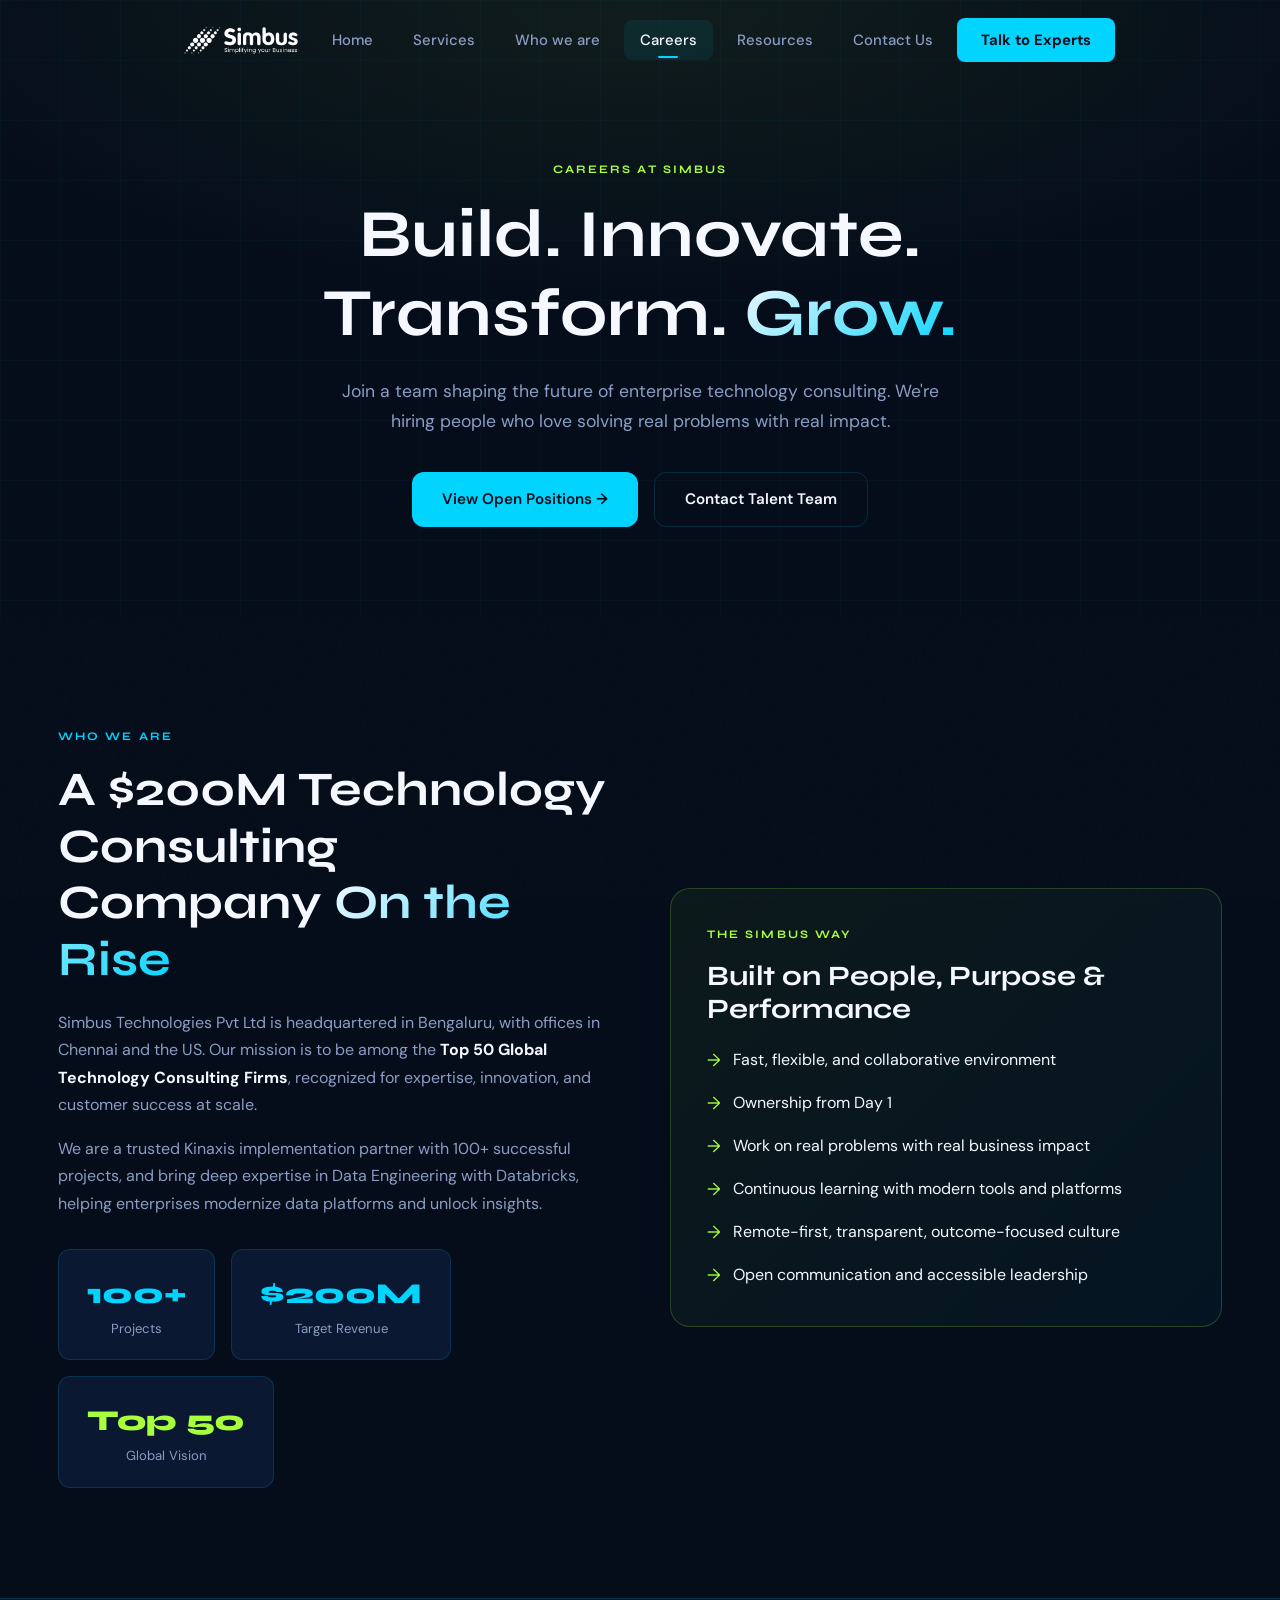
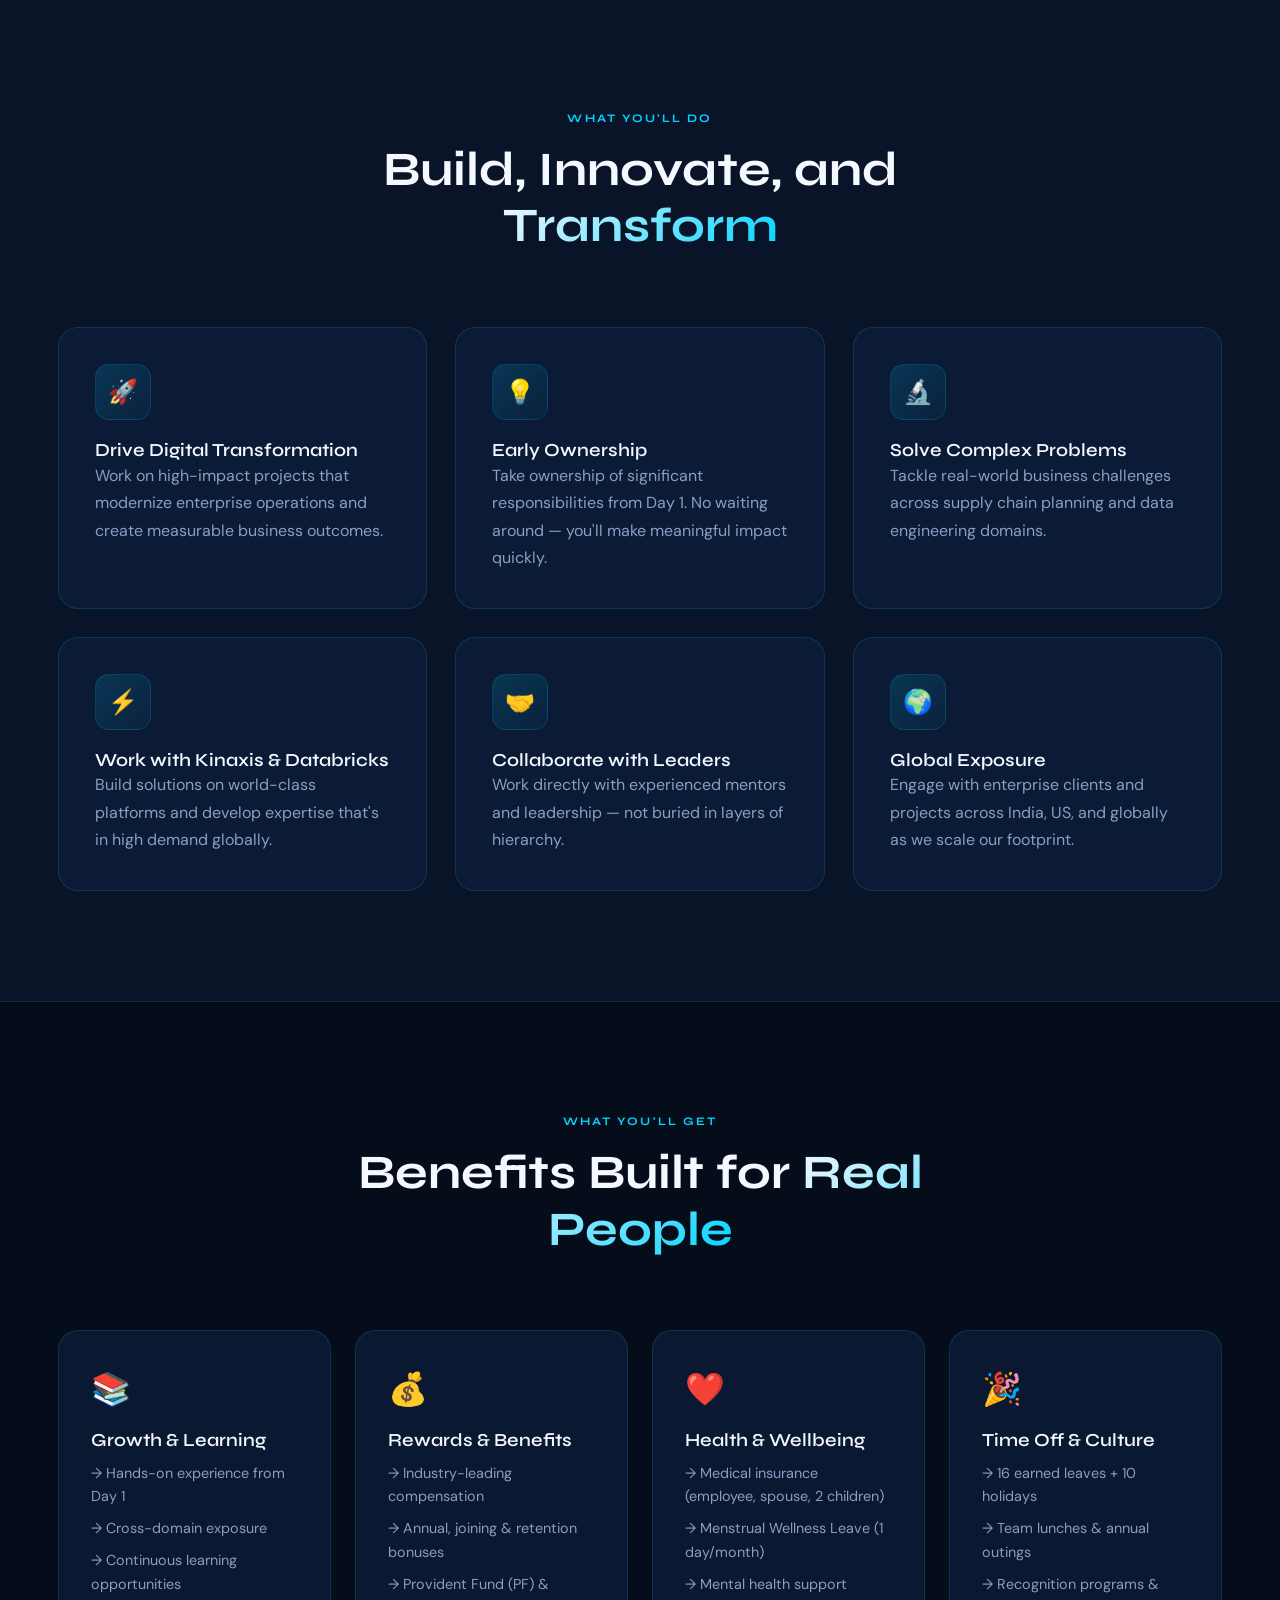
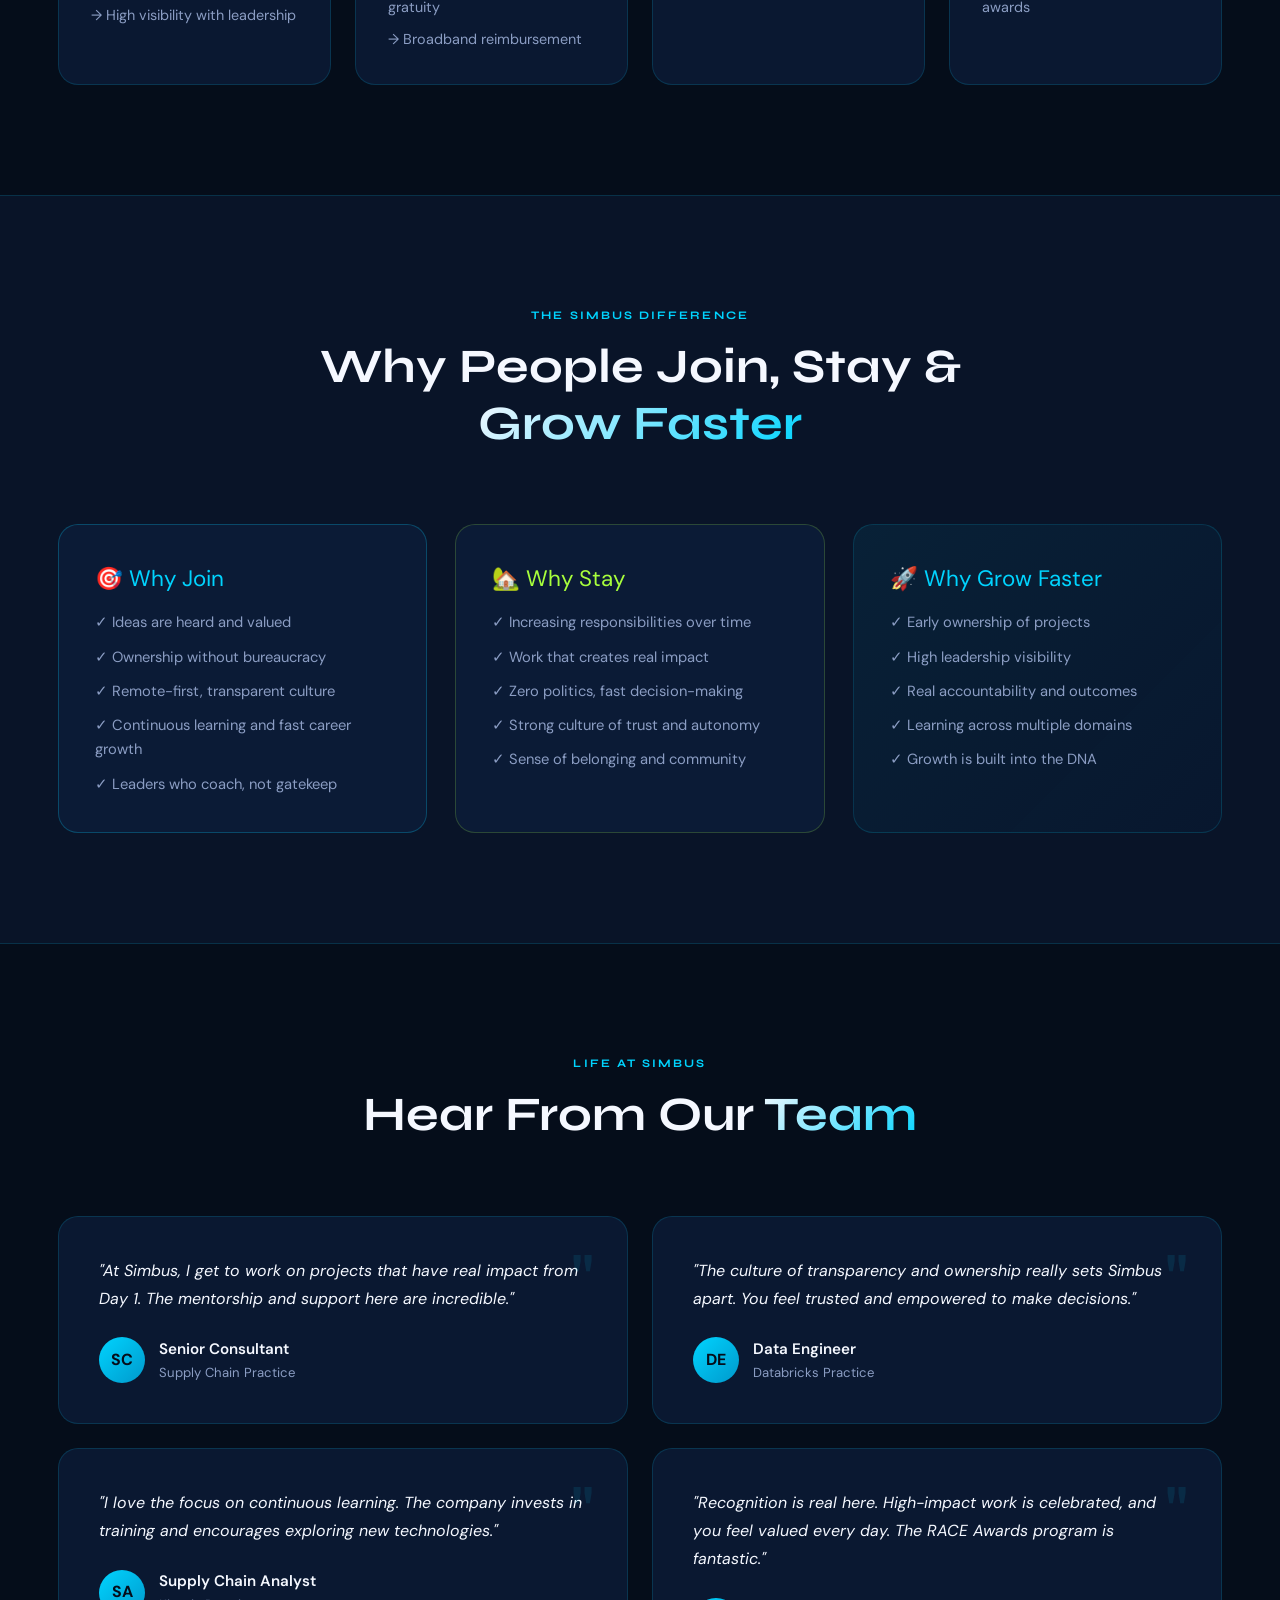
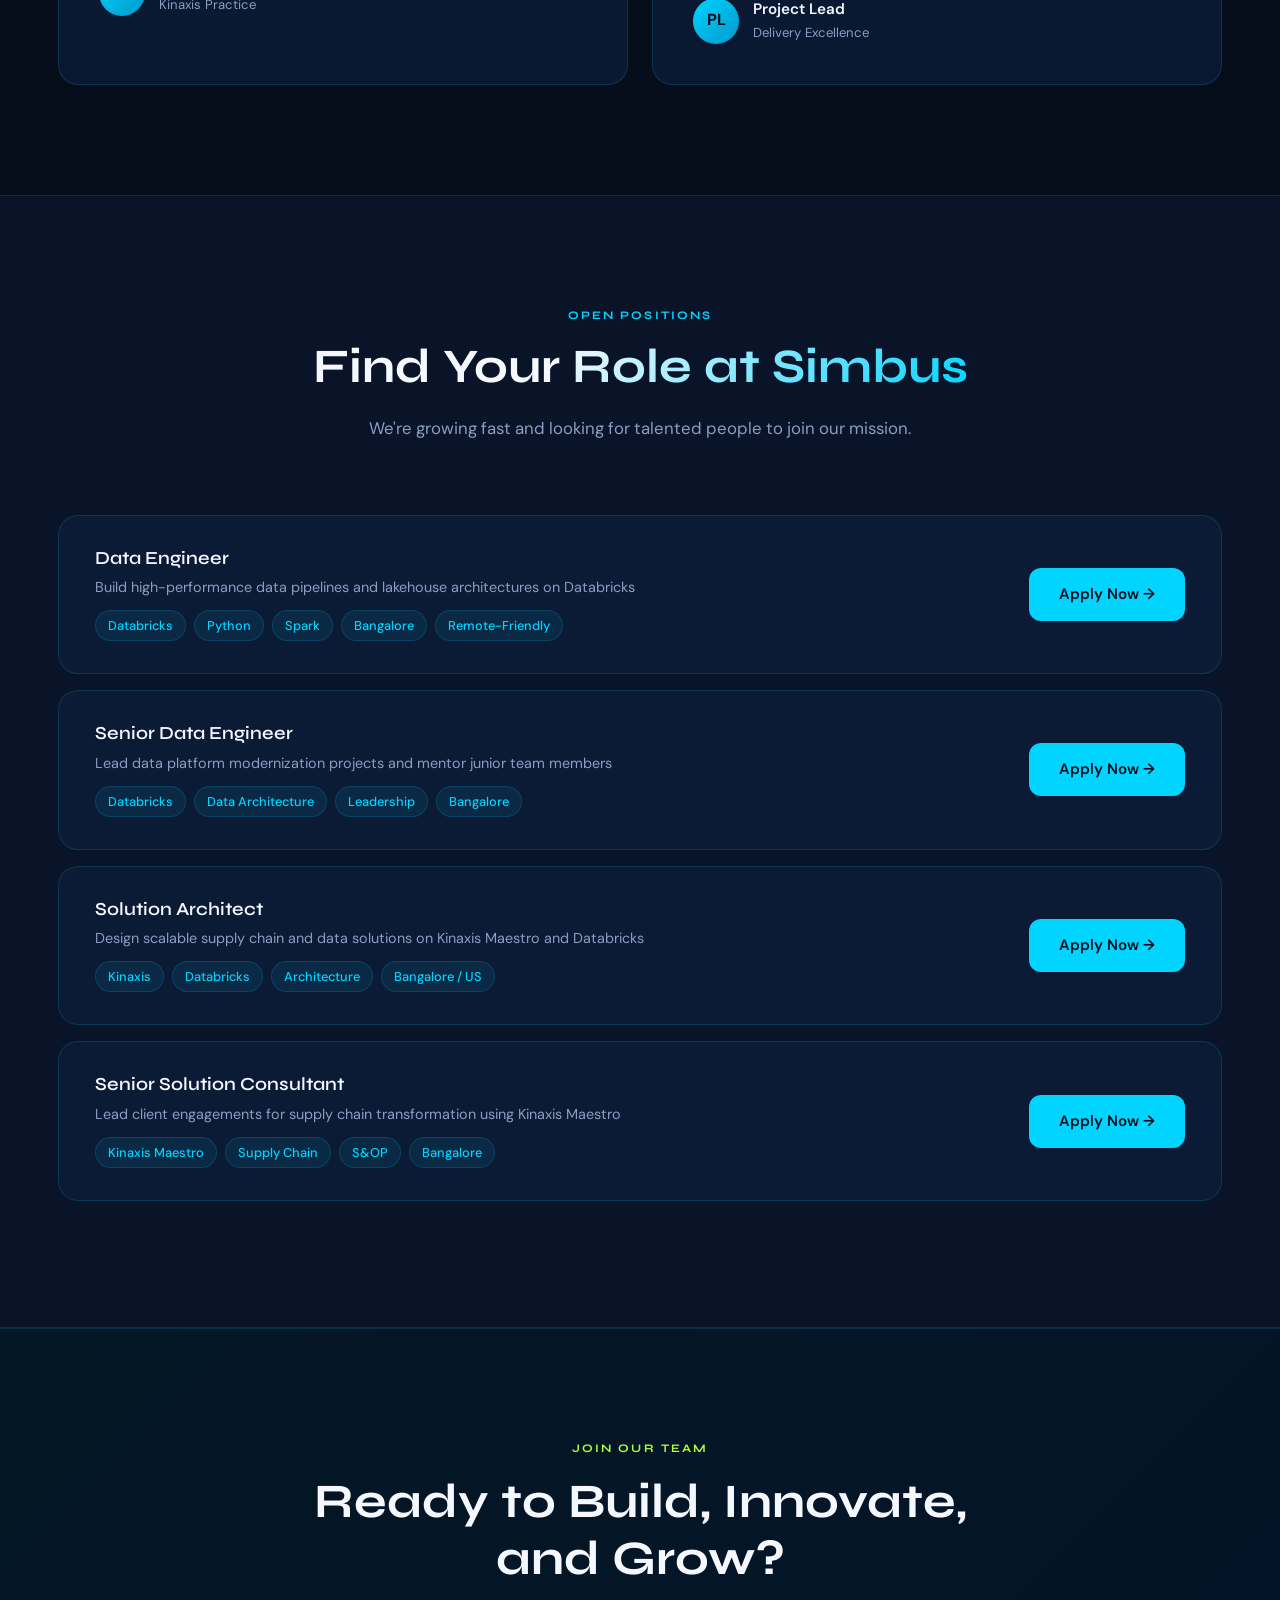
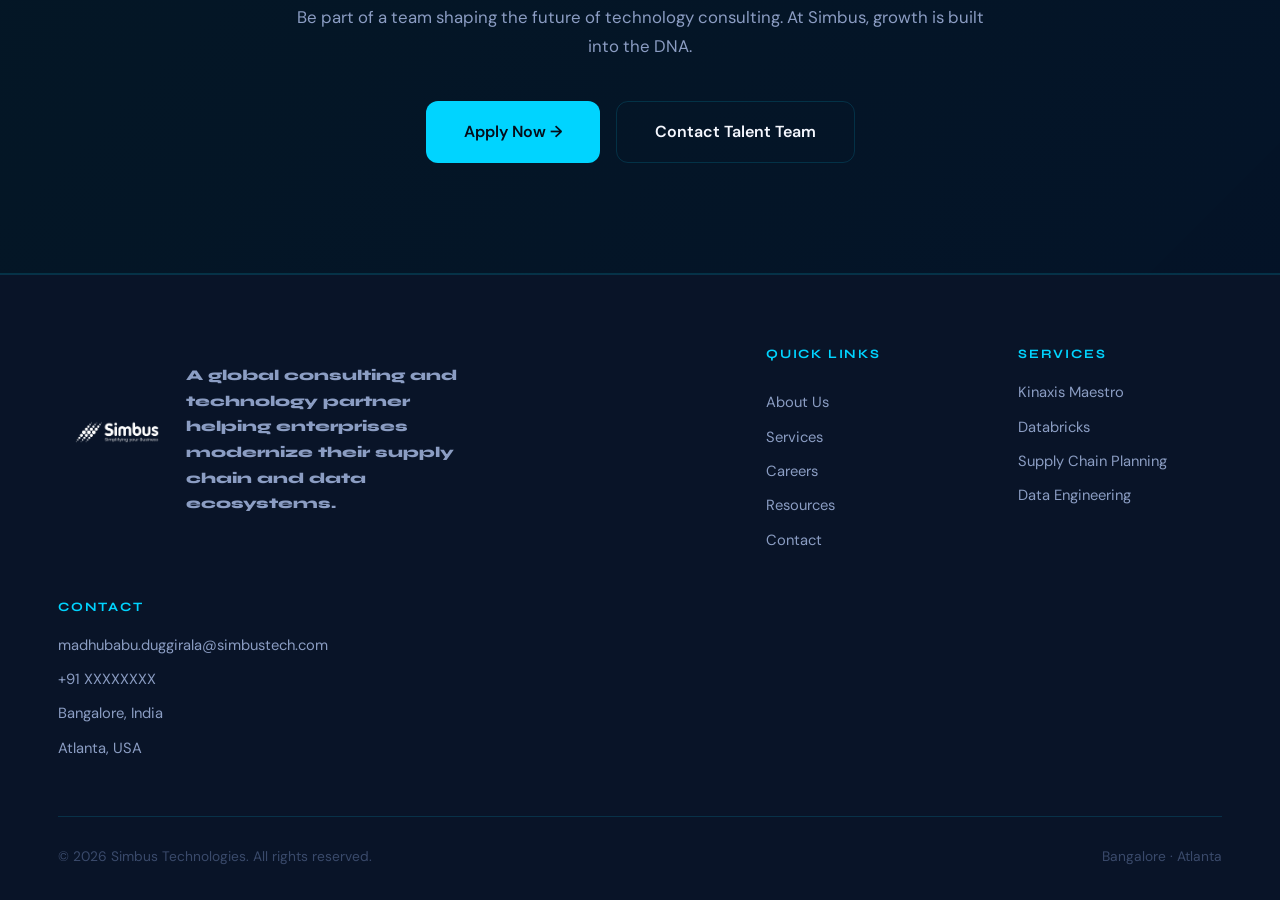
<file: careers.html>
<!DOCTYPE html>
<html lang="en">
<head>
<meta charset="UTF-8">
<meta name="viewport" content="width=device-width, initial-scale=1.0">
<title>Careers — Simbus Technologies</title>
<meta name="description" content="Join Simbus Technologies and shape the future of enterprise technology consulting. Open positions in Kinaxis, Databricks, and data engineering.">
<link rel="stylesheet" href="css/styles.css">
<link rel="icon" href="data:image/svg+xml,<svg xmlns='http://www.w3.org/2000/svg' viewBox='0 0 32 32'><rect width='32' height='32' rx='8' fill='%2300D4FF'/><text y='22' x='5' font-size='18' font-family='sans-serif' font-weight='800' fill='%23050D1A'>S</text></svg>">
</head>
<body>

<nav class="nav">
  <div class="container">
    <div class="nav-inner">
      <!-- <a href="index.html" class="logo"><div class="logo-icon">S</div>Simbus</a>  -->
       <div class="logo-icon"> <img src="./assets/image.png" alt="simbus" ></div>
      <div class="nav-links">
        <a href="index.html">Home</a>
        
        <a href="services.html">Services</a>
        <a href="about.html">Who we are</a>
        <a href="careers.html" class="active">Careers</a>
        <a href="resources.html">Resources</a>
        <a href="contact.html">Contact Us</a>
        <a href="contact.html" class="btn btn-primary nav-cta">Talk to Experts</a>
      </div>
      <button class="hamburger" aria-label="Menu"><span></span><span></span><span></span></button>
    </div>
  </div>
</nav>
<div class="mobile-menu">
  <button class="mobile-menu-close">✕</button>
  <a href="index.html">Home</a><a href="about.html">About Us</a><a href="services.html">Services</a><a href="careers.html">Careers</a><a href="resources.html">Resources</a><a href="contact.html">Contact Us</a>
</div>

<!-- ── PAGE HERO ───────────────────────────────────────────── -->
<section class="page-hero" style="background:radial-gradient(ellipse 100% 80% at 50% 0%,rgba(168,255,60,0.07) 0%,transparent 60%),var(--navy);">
  <div class="page-hero-grid"></div>
  <div class="container">
    <div class="page-hero-content">
      <div class="label" style="margin-bottom:16px;color:var(--lime);">Careers at Simbus</div>
      <h1>Build. Innovate. Transform. <span class="gradient-text">Grow.</span></h1>
      <p>Join a team shaping the future of enterprise technology consulting. We're hiring people who love solving real problems with real impact.</p>
      <div class="d-flex gap-16 justify-center flex-wrap">
        <a href="#open-positions" class="btn btn-primary">View Open Positions →</a>
        <a href="contact.html" class="btn btn-outline">Contact Talent Team</a>
      </div>
    </div>
  </div>
</section>

<!-- ── WHO WE ARE ──────────────────────────────────────────── -->
<section class="section">
  <div class="container">
    <div class="grid-2">
      <div class="fade-up">
        <div class="label" style="margin-bottom:16px;">Who We Are</div>
        <h2 style="margin-bottom:20px;">A $200M Technology Consulting Company <span class="gradient-text">On the Rise</span></h2>
        <p style="margin-bottom:16px;">Simbus Technologies Pvt Ltd is headquartered in Bengaluru, with offices in Chennai and the US. Our mission is to be among the <strong style="color:var(--white);">Top 50 Global Technology Consulting Firms</strong>, recognized for expertise, innovation, and customer success at scale.</p>
        <p style="margin-bottom:32px;">We are a trusted Kinaxis implementation partner with 100+ successful projects, and bring deep expertise in Data Engineering with Databricks, helping enterprises modernize data platforms and unlock insights.</p>
        <div style="display:flex;gap:16px;flex-wrap:wrap;">
          <div style="padding:20px 28px;background:var(--card-bg);border:1px solid var(--border);border-radius:var(--radius);text-align:center;min-width:110px;">
            <div style="font-size:1.8rem;font-family:var(--font-head);font-weight:800;color:var(--electric);">100+</div>
            <div style="font-size:0.82rem;color:var(--grey-300);">Projects</div>
          </div>
          <div style="padding:20px 28px;background:var(--card-bg);border:1px solid var(--border);border-radius:var(--radius);text-align:center;min-width:110px;">
            <div style="font-size:1.8rem;font-family:var(--font-head);font-weight:800;color:var(--electric);">$200M</div>
            <div style="font-size:0.82rem;color:var(--grey-300);">Target Revenue</div>
          </div>
          <div style="padding:20px 28px;background:var(--card-bg);border:1px solid var(--border);border-radius:var(--radius);text-align:center;min-width:110px;">
            <div style="font-size:1.8rem;font-family:var(--font-head);font-weight:800;color:var(--lime);">Top 50</div>
            <div style="font-size:0.82rem;color:var(--grey-300);">Global Vision</div>
          </div>
        </div>
      </div>
      <div class="fade-up delay-2">
        <div class="card" style="background:linear-gradient(135deg,rgba(168,255,60,0.05),rgba(0,212,255,0.04));border-color:rgba(168,255,60,0.2);">
          <div class="label" style="margin-bottom:16px;color:var(--lime);">The Simbus Way</div>
          <h3 style="margin-bottom:20px;">Built on People, Purpose & Performance</h3>
          <div style="display:flex;flex-direction:column;gap:14px;">
            <div style="display:flex;align-items:center;gap:12px;"><span style="color:var(--lime);font-size:1.1rem;">→</span><span>Fast, flexible, and collaborative environment</span></div>
            <div style="display:flex;align-items:center;gap:12px;"><span style="color:var(--lime);font-size:1.1rem;">→</span><span>Ownership from Day 1</span></div>
            <div style="display:flex;align-items:center;gap:12px;"><span style="color:var(--lime);font-size:1.1rem;">→</span><span>Work on real problems with real business impact</span></div>
            <div style="display:flex;align-items:center;gap:12px;"><span style="color:var(--lime);font-size:1.1rem;">→</span><span>Continuous learning with modern tools and platforms</span></div>
            <div style="display:flex;align-items:center;gap:12px;"><span style="color:var(--lime);font-size:1.1rem;">→</span><span>Remote-first, transparent, outcome-focused culture</span></div>
            <div style="display:flex;align-items:center;gap:12px;"><span style="color:var(--lime);font-size:1.1rem;">→</span><span>Open communication and accessible leadership</span></div>
          </div>
        </div>
      </div>
    </div>
  </div>
</section>

<!-- ── WHAT YOU'LL DO ──────────────────────────────────────── -->
<section class="section" style="background:var(--navy-mid);border-top:1px solid var(--border);border-bottom:1px solid var(--border);">
  <div class="container">
    <div class="section-header fade-up">
      <div class="label">What You'll Do</div>
      <h2>Build, Innovate, and <span class="gradient-text">Transform</span></h2>
    </div>
    <div class="grid-3">
      <div class="card fade-up delay-1">
        <div class="card-icon">🚀</div>
        <h4>Drive Digital Transformation</h4>
        <p>Work on high-impact projects that modernize enterprise operations and create measurable business outcomes.</p>
      </div>
      <div class="card fade-up delay-2">
        <div class="card-icon">💡</div>
        <h4>Early Ownership</h4>
        <p>Take ownership of significant responsibilities from Day 1. No waiting around — you'll make meaningful impact quickly.</p>
      </div>
      <div class="card fade-up delay-3">
        <div class="card-icon">🔬</div>
        <h4>Solve Complex Problems</h4>
        <p>Tackle real-world business challenges across supply chain planning and data engineering domains.</p>
      </div>
      <div class="card fade-up delay-1">
        <div class="card-icon">⚡</div>
        <h4>Work with Kinaxis & Databricks</h4>
        <p>Build solutions on world-class platforms and develop expertise that's in high demand globally.</p>
      </div>
      <div class="card fade-up delay-2">
        <div class="card-icon">🤝</div>
        <h4>Collaborate with Leaders</h4>
        <p>Work directly with experienced mentors and leadership — not buried in layers of hierarchy.</p>
      </div>
      <div class="card fade-up delay-3">
        <div class="card-icon">🌍</div>
        <h4>Global Exposure</h4>
        <p>Engage with enterprise clients and projects across India, US, and globally as we scale our footprint.</p>
      </div>
    </div>
  </div>
</section>

<!-- ── BENEFITS ────────────────────────────────────────────── -->
<section class="section">
  <div class="container">
    <div class="section-header fade-up">
      <div class="label">What You'll Get</div>
      <h2>Benefits Built for <span class="gradient-text">Real People</span></h2>
    </div>
    <div class="grid-4">
      <div class="benefit-card fade-up delay-1">
        <div class="benefit-icon">📚</div>
        <h4>Growth & Learning</h4>
        <ul style="color:var(--grey-300);font-size:0.9rem;display:flex;flex-direction:column;gap:8px;margin-top:10px;">
          <li>→ Hands-on experience from Day 1</li>
          <li>→ Cross-domain exposure</li>
          <li>→ Continuous learning opportunities</li>
          <li>→ High visibility with leadership</li>
        </ul>
      </div>
      <div class="benefit-card fade-up delay-2">
        <div class="benefit-icon">💰</div>
        <h4>Rewards & Benefits</h4>
        <ul style="color:var(--grey-300);font-size:0.9rem;display:flex;flex-direction:column;gap:8px;margin-top:10px;">
          <li>→ Industry-leading compensation</li>
          <li>→ Annual, joining & retention bonuses</li>
          <li>→ Provident Fund (PF) & gratuity</li>
          <li>→ Broadband reimbursement</li>
        </ul>
      </div>
      <div class="benefit-card fade-up delay-3">
        <div class="benefit-icon">❤️</div>
        <h4>Health & Wellbeing</h4>
        <ul style="color:var(--grey-300);font-size:0.9rem;display:flex;flex-direction:column;gap:8px;margin-top:10px;">
          <li>→ Medical insurance (employee, spouse, 2 children)</li>
          <li>→ Menstrual Wellness Leave (1 day/month)</li>
          <li>→ Mental health support</li>
        </ul>
      </div>
      <div class="benefit-card fade-up delay-4">
        <div class="benefit-icon">🎉</div>
        <h4>Time Off & Culture</h4>
        <ul style="color:var(--grey-300);font-size:0.9rem;display:flex;flex-direction:column;gap:8px;margin-top:10px;">
          <li>→ 16 earned leaves + 10 holidays</li>
          <li>→ Team lunches & annual outings</li>
          <li>→ Recognition programs & awards</li>
        </ul>
      </div>
    </div>
  </div>
</section>

<!-- ── WHY JOIN / STAY / GROW ──────────────────────────────── -->
<section class="section" style="background:var(--navy-mid);border-top:1px solid var(--border);border-bottom:1px solid var(--border);">
  <div class="container">
    <div class="section-header fade-up">
      <div class="label">The Simbus Difference</div>
      <h2>Why People Join, Stay &amp; <span class="gradient-text">Grow Faster</span></h2>
    </div>
    <div class="grid-3">
      <div class="card fade-up delay-1" style="border-color:rgba(0,212,255,0.25);">
        <div style="color:var(--electric);font-size:1.4rem;margin-bottom:12px;">🎯 Why Join</div>
        <ul style="display:flex;flex-direction:column;gap:10px;color:var(--grey-300);font-size:0.92rem;">
          <li>✓ Ideas are heard and valued</li>
          <li>✓ Ownership without bureaucracy</li>
          <li>✓ Remote-first, transparent culture</li>
          <li>✓ Continuous learning and fast career growth</li>
          <li>✓ Leaders who coach, not gatekeep</li>
        </ul>
      </div>
      <div class="card fade-up delay-2" style="border-color:rgba(168,255,60,0.2);">
        <div style="color:var(--lime);font-size:1.4rem;margin-bottom:12px;">🏡 Why Stay</div>
        <ul style="display:flex;flex-direction:column;gap:10px;color:var(--grey-300);font-size:0.92rem;">
          <li>✓ Increasing responsibilities over time</li>
          <li>✓ Work that creates real impact</li>
          <li>✓ Zero politics, fast decision-making</li>
          <li>✓ Strong culture of trust and autonomy</li>
          <li>✓ Sense of belonging and community</li>
        </ul>
      </div>
      <div class="card fade-up delay-3" style="background:linear-gradient(135deg,rgba(0,212,255,0.07),rgba(0,99,204,0.04));">
        <div style="color:var(--electric);font-size:1.4rem;margin-bottom:12px;">🚀 Why Grow Faster</div>
        <ul style="display:flex;flex-direction:column;gap:10px;color:var(--grey-300);font-size:0.92rem;">
          <li>✓ Early ownership of projects</li>
          <li>✓ High leadership visibility</li>
          <li>✓ Real accountability and outcomes</li>
          <li>✓ Learning across multiple domains</li>
          <li>✓ Growth is built into the DNA</li>
        </ul>
      </div>
    </div>
  </div>
</section>

<!-- ── EMPLOYEE TESTIMONIALS ───────────────────────────────── -->
<section class="section">
  <div class="container">
    <div class="section-header fade-up">
      <div class="label">Life at Simbus</div>
      <h2>Hear From Our <span class="gradient-text">Team</span></h2>
    </div>
    <div style="display:grid;grid-template-columns:1fr 1fr;gap:24px;" class="fade-up">
      <div class="testimonial-card">
        <p class="testimonial-text">"At Simbus, I get to work on projects that have real impact from Day 1. The mentorship and support here are incredible."</p>
        <div class="testimonial-author">
          <div class="author-avatar">SC</div>
          <div><div class="author-name">Senior Consultant</div><div class="author-role">Supply Chain Practice</div></div>
        </div>
      </div>
      <div class="testimonial-card">
        <p class="testimonial-text">"The culture of transparency and ownership really sets Simbus apart. You feel trusted and empowered to make decisions."</p>
        <div class="testimonial-author">
          <div class="author-avatar">DE</div>
          <div><div class="author-name">Data Engineer</div><div class="author-role">Databricks Practice</div></div>
        </div>
      </div>
      <div class="testimonial-card">
        <p class="testimonial-text">"I love the focus on continuous learning. The company invests in training and encourages exploring new technologies."</p>
        <div class="testimonial-author">
          <div class="author-avatar">SA</div>
          <div><div class="author-name">Supply Chain Analyst</div><div class="author-role">Kinaxis Practice</div></div>
        </div>
      </div>
      <div class="testimonial-card">
        <p class="testimonial-text">"Recognition is real here. High-impact work is celebrated, and you feel valued every day. The RACE Awards program is fantastic."</p>
        <div class="testimonial-author">
          <div class="author-avatar">PL</div>
          <div><div class="author-name">Project Lead</div><div class="author-role">Delivery Excellence</div></div>
        </div>
      </div>
    </div>
  </div>
</section>

<!-- ── OPEN POSITIONS ──────────────────────────────────────── -->
<section class="section" id="open-positions" style="background:var(--navy-mid);border-top:1px solid var(--border);border-bottom:1px solid var(--border);">
  <div class="container">
    <div class="section-header fade-up">
      <div class="label">Open Positions</div>
      <h2>Find Your <span class="gradient-text">Role at Simbus</span></h2>
      <p>We're growing fast and looking for talented people to join our mission.</p>
    </div>
    <div class="fade-up">
      <div class="job-card">
        <div class="job-info">
          <h4>Data Engineer</h4>
          <p style="font-size:0.9rem;color:var(--grey-300);">Build high-performance data pipelines and lakehouse architectures on Databricks</p>
          <div class="job-tags">
            <span class="job-tag">Databricks</span>
            <span class="job-tag">Python</span>
            <span class="job-tag">Spark</span>
            <span class="job-tag">Bangalore</span>
            <span class="job-tag">Remote-Friendly</span>
          </div>
        </div>
        <a href="contact.html" class="btn btn-primary">Apply Now →</a>
      </div>
      <div class="job-card">
        <div class="job-info">
          <h4>Senior Data Engineer</h4>
          <p style="font-size:0.9rem;color:var(--grey-300);">Lead data platform modernization projects and mentor junior team members</p>
          <div class="job-tags">
            <span class="job-tag">Databricks</span>
            <span class="job-tag">Data Architecture</span>
            <span class="job-tag">Leadership</span>
            <span class="job-tag">Bangalore</span>
          </div>
        </div>
        <a href="contact.html" class="btn btn-primary">Apply Now →</a>
      </div>
      <div class="job-card">
        <div class="job-info">
          <h4>Solution Architect</h4>
          <p style="font-size:0.9rem;color:var(--grey-300);">Design scalable supply chain and data solutions on Kinaxis Maestro and Databricks</p>
          <div class="job-tags">
            <span class="job-tag">Kinaxis</span>
            <span class="job-tag">Databricks</span>
            <span class="job-tag">Architecture</span>
            <span class="job-tag">Bangalore / US</span>
          </div>
        </div>
        <a href="contact.html" class="btn btn-primary">Apply Now →</a>
      </div>
      <div class="job-card">
        <div class="job-info">
          <h4>Senior Solution Consultant</h4>
          <p style="font-size:0.9rem;color:var(--grey-300);">Lead client engagements for supply chain transformation using Kinaxis Maestro</p>
          <div class="job-tags">
            <span class="job-tag">Kinaxis Maestro</span>
            <span class="job-tag">Supply Chain</span>
            <span class="job-tag">S&OP</span>
            <span class="job-tag">Bangalore</span>
          </div>
        </div>
        <a href="contact.html" class="btn btn-primary">Apply Now →</a>
      </div>
    </div>
  </div>
</section>

<!-- ── CTA ─────────────────────────────────────────────────── -->
<section class="section cta-section">
  <div class="container">
    <div class="fade-up" style="max-width:700px;margin:0 auto;">
      <div class="label" style="margin-bottom:16px;color:var(--lime);">Join Our Team</div>
      <h2>Ready to Build, Innovate, and Grow?</h2>
      <p>Be part of a team shaping the future of technology consulting. At Simbus, growth is built into the DNA.</p>
      <div class="cta-btns">
        <a href="#open-positions" class="btn btn-primary btn-lg">Apply Now →</a>
        <a href="contact.html" class="btn btn-outline btn-lg">Contact Talent Team</a>
      </div>
    </div>
  </div>
</section>

<footer>
  <div class="container">
    <div class="footer-grid">
      <div class="footer-brand"><a href="index.html" class="logo">
        <!-- <div class="logo-icon">S</div>
        Simbus<span>Tech</span></a> -->
         <div href = "index.html" class="logo-icon"> <img src="./assets/image.png" alt="simbus" ></div>
        <p>A global consulting and technology partner helping enterprises modernize their supply chain and data ecosystems.</p></div>
      <div class="footer-col"><h5>Quick Links</h5><div class="footer-links"><a href="about.html">About Us</a><a href="services.html">Services</a><a href="careers.html">Careers</a><a href="resources.html">Resources</a><a href="contact.html">Contact</a></div></div>
      <div class="footer-col"><h5>Services</h5><div class="footer-links"><a href="services.html">Kinaxis Maestro</a><a href="services.html">Databricks</a><a href="services.html">Supply Chain Planning</a><a href="services.html">Data Engineering</a></div></div>
      <div class="footer-col"><h5>Contact</h5><div class="footer-links"><a href="mailto:madhubabu.duggirala@simbustech.com">madhubabu.duggirala@simbustech.com</a><a href="tel:+919390270146">+91 XXXXXXXX</a><a href="#">Bangalore, India</a><a href="#">Atlanta, USA</a></div></div>
    </div>
    <div class="footer-bottom"><span>© 2026 Simbus Technologies. All rights reserved.</span><span>Bangalore · Atlanta</span></div>
  </div>
</footer>

<script src="js/main.js"></script>
</body>
</html>
</file>
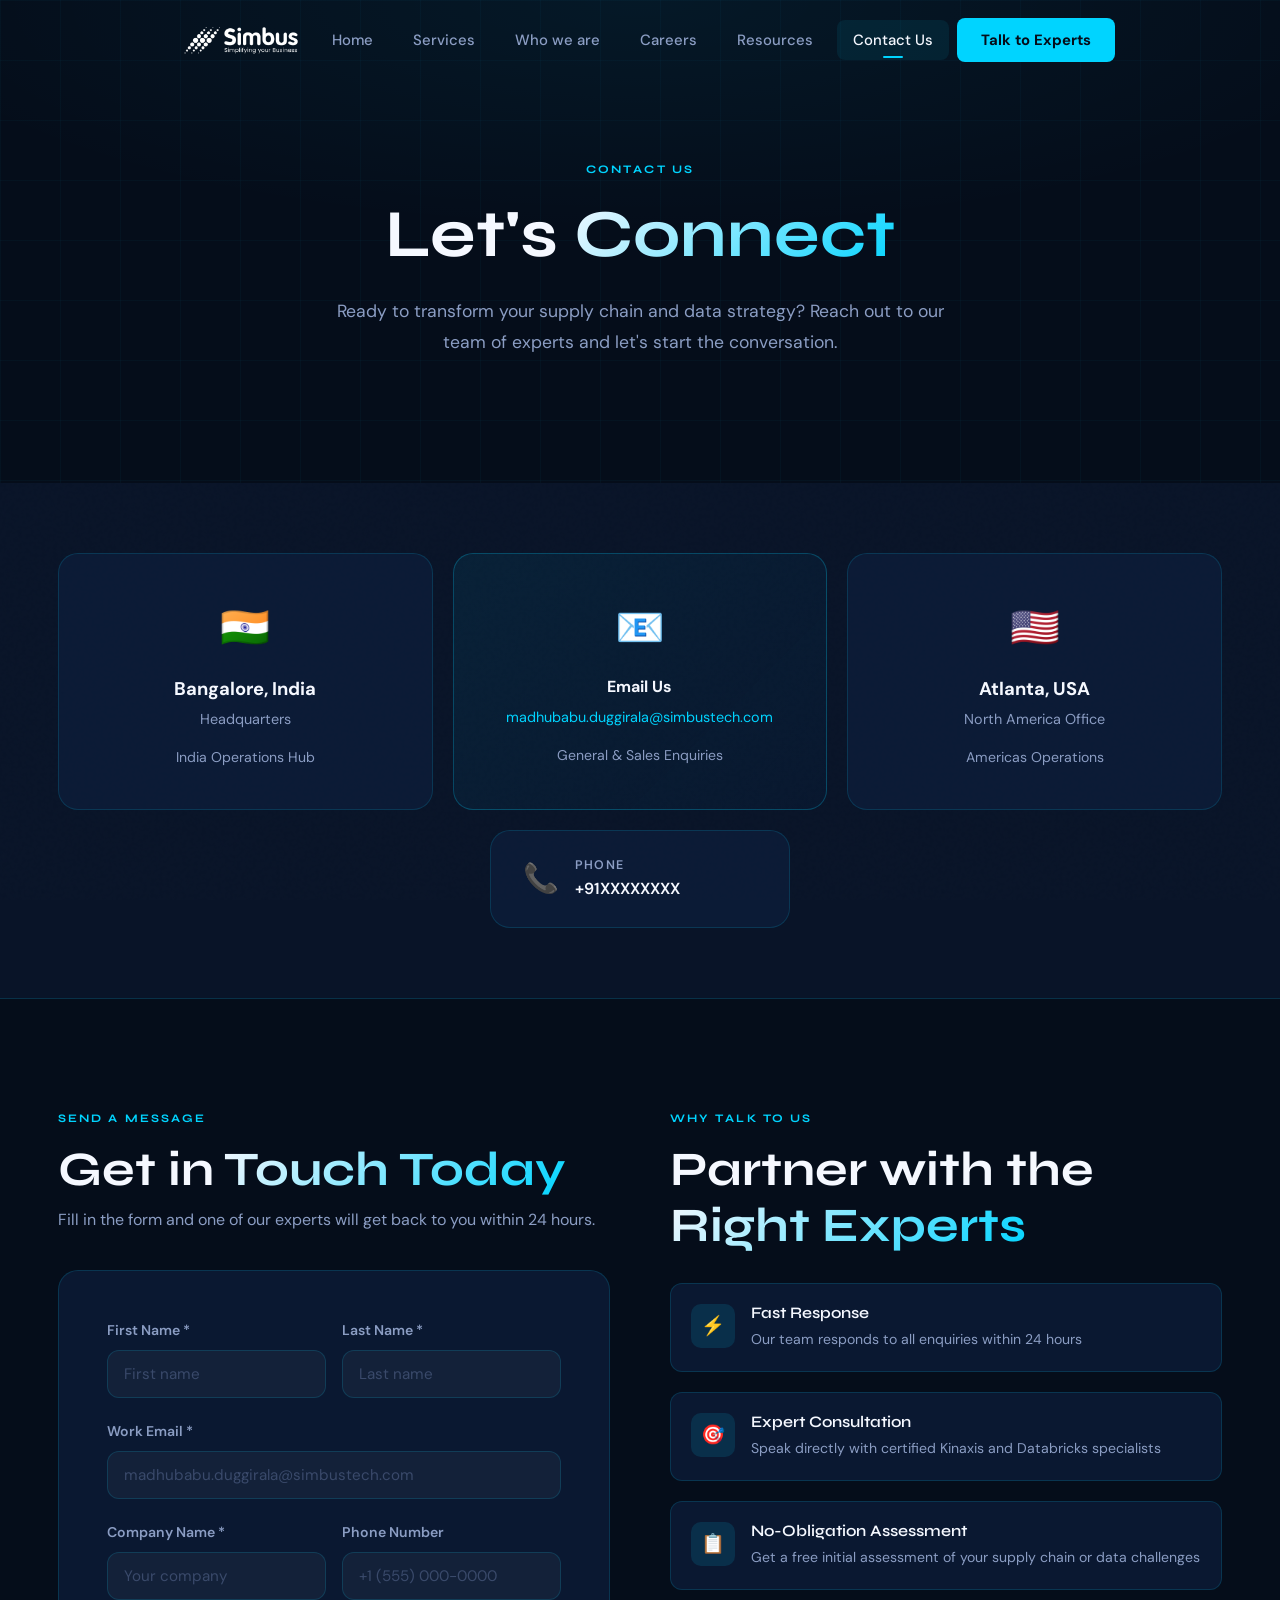
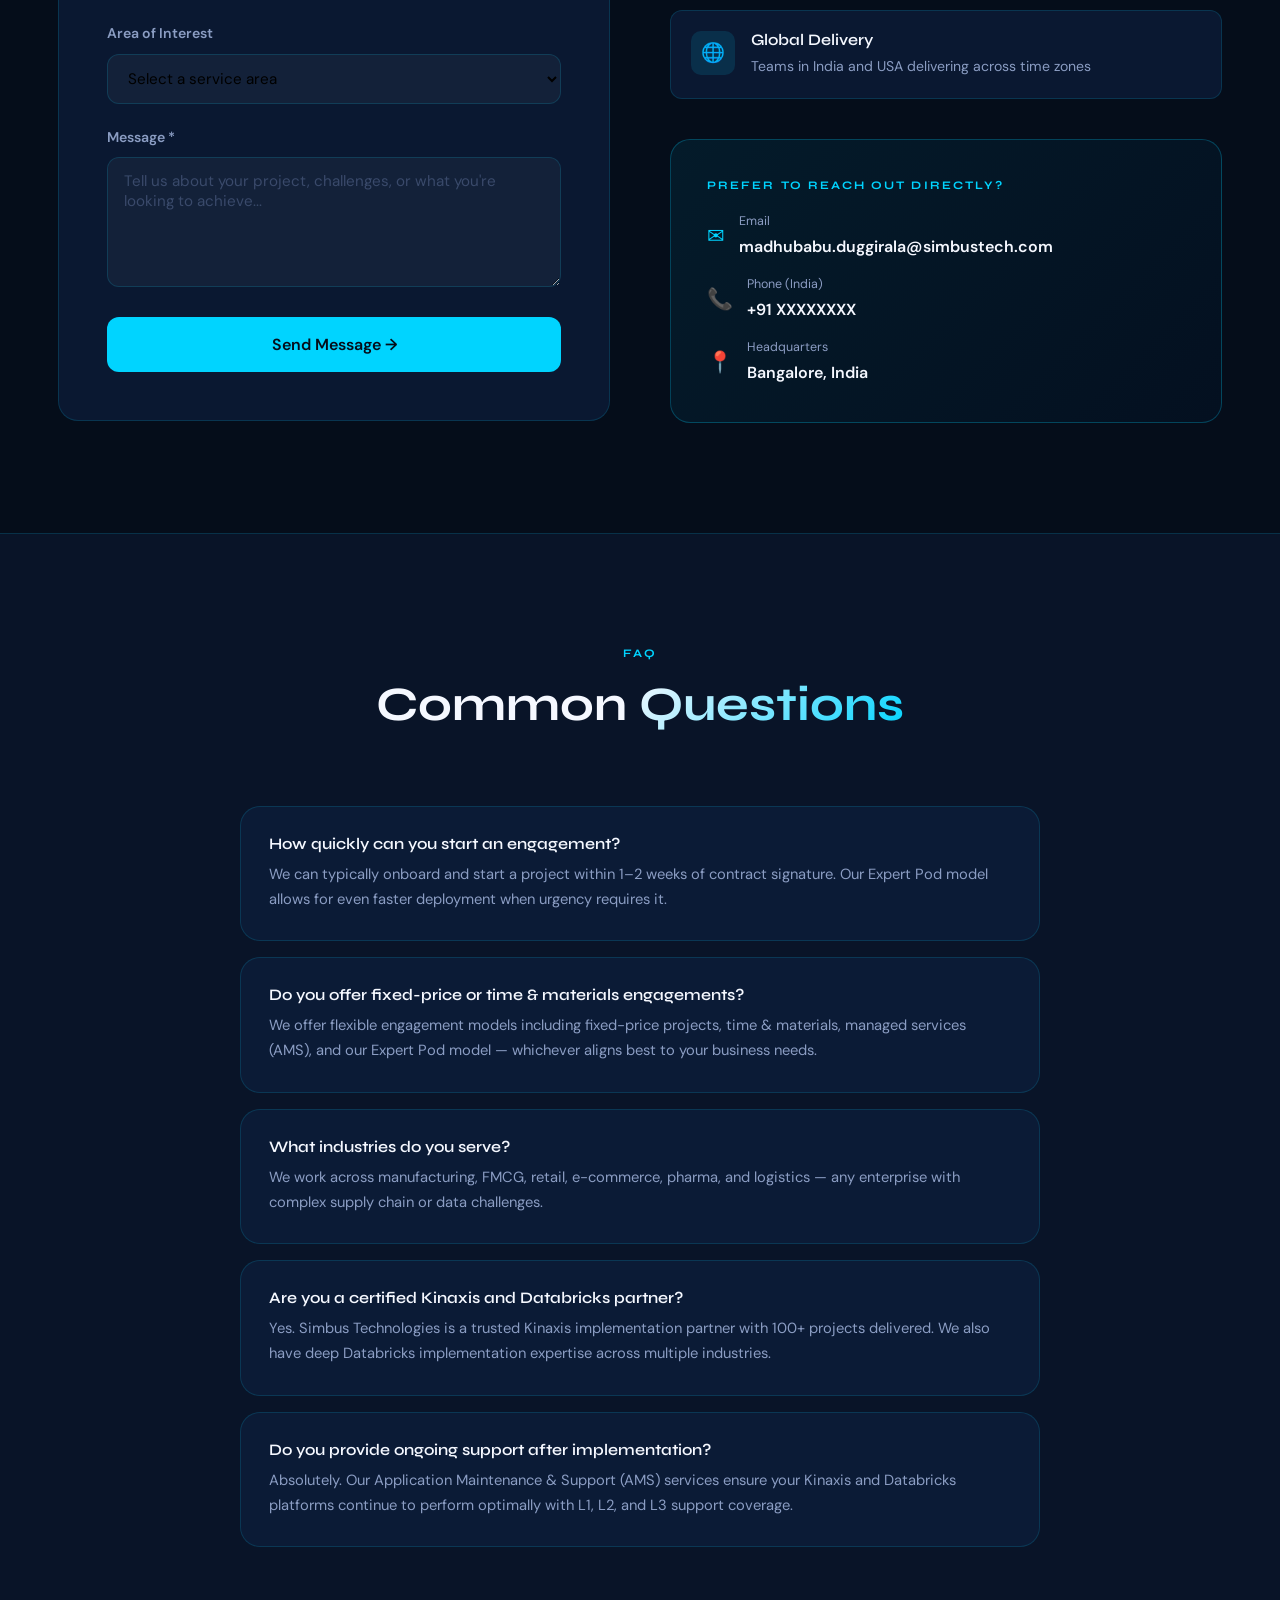
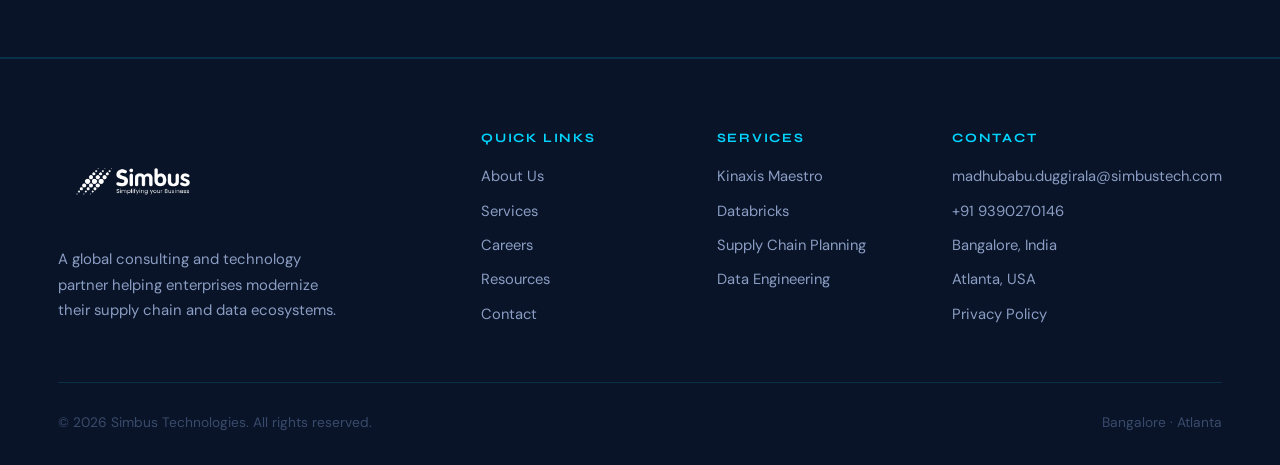
<file: contact.html>
<!DOCTYPE html>
<html lang="en">
<head>
<meta charset="UTF-8">
<meta name="viewport" content="width=device-width, initial-scale=1.0">
<title>Contact Us — Simbus Technologies</title>
<meta name="description" content="Get in touch with Simbus Technologies. Offices in Bangalore and Atlanta. Talk to our experts about supply chain and data transformation.">
<link rel="stylesheet" href="css/styles.css">
<link rel="icon" href="data:image/svg+xml,<svg xmlns='http://www.w3.org/2000/svg' viewBox='0 0 32 32'><rect width='32' height='32' rx='8' fill='%2300D4FF'/><text y='22' x='5' font-size='18' font-family='sans-serif' font-weight='800' fill='%23050D1A'>S</text></svg>">
</head>
<body>

<nav class="nav">
  <div class="container">
    <div class="nav-inner">
      <!-- <a href="index.html" class="logo"><div class="logo-icon">S</div>Simbus</a> -->
       <div class="logo-icon"> <img src="./assets/image.png" alt="simbus" ></div>
      <div class="nav-links">
        <a href="index.html">Home</a>
        
        <a href="services.html">Services</a>
        <a href="about.html">Who we are</a>
        <a href="careers.html">Careers</a>
        <a href="resources.html">Resources</a>
        <a href="contact.html" class="active">Contact Us</a>
        <a href="contact.html" class="btn btn-primary nav-cta">Talk to Experts</a>
      </div>
      <button class="hamburger" aria-label="Menu"><span></span><span></span><span></span></button>
    </div>
  </div>
</nav>
<div class="mobile-menu">
  <button class="mobile-menu-close">✕</button>
  <a href="index.html">Home</a><a href="about.html">About Us</a><a href="services.html">Services</a><a href="careers.html">Careers</a><a href="resources.html">Resources</a><a href="contact.html">Contact Us</a>
</div>

<!-- ── PAGE HERO ───────────────────────────────────────────── -->
<section class="page-hero">
  <div class="page-hero-grid"></div>
  <div class="container">
    <div class="page-hero-content">
      <div class="label" style="margin-bottom:16px;">Contact Us</div>
      <h1>Let's <span class="gradient-text">Connect</span></h1>
      <p>Ready to transform your supply chain and data strategy? Reach out to our team of experts and let's start the conversation.</p>
    </div>
  </div>
</section>

<!-- ── OFFICE CARDS ────────────────────────────────────────── -->
<section class="section-sm" style="background:var(--navy-mid);border-bottom:1px solid var(--border);">
  <div class="container">
    <div style="display:grid;grid-template-columns:repeat(3,1fr);gap:20px;">
      <div class="card office-card fade-up delay-1">
        <div class="office-flag">🇮🇳</div>
        <div class="office-city">Bangalore, India</div>
        <div class="office-detail">Headquarters</div>
        <div style="margin-top:14px;font-size:0.88rem;color:var(--grey-300);">India Operations Hub</div>
      </div>
      <div class="card" style="text-align:center;padding:40px 32px;background:linear-gradient(135deg,rgba(0,212,255,0.07),rgba(0,99,204,0.04));border-color:rgba(0,212,255,0.25);" class="fade-up delay-2">
        <div style="font-size:2.5rem;margin-bottom:14px;">📧</div>
        <div class="office-city" style="font-size:1rem;">Email Us</div>
        <a href="mailto:madhubabu.duggirala@simbustech.com" style="color:var(--electric);font-size:0.9rem;display:block;margin-top:6px;">madhubabu.duggirala@simbustech.com</a>
        <div style="margin-top:14px;font-size:0.88rem;color:var(--grey-300);">General & Sales Enquiries</div>
      </div>
      <div class="card office-card fade-up delay-3">
        <div class="office-flag">🇺🇸</div>
        <div class="office-city">Atlanta, USA</div>
        <div class="office-detail">North America Office</div>
        <div style="margin-top:14px;font-size:0.88rem;color:var(--grey-300);">Americas Operations</div>
      </div>
    </div>
    <div style="display:flex;gap:20px;justify-content:center;margin-top:20px;">
      <div class="card" style="display:flex;align-items:center;gap:16px;padding:24px 32px;flex:1;max-width:300px;">
        <div style="font-size:1.8rem;">📞</div>
        <div>
          <div style="font-size:0.78rem;color:var(--grey-300);font-weight:600;text-transform:uppercase;letter-spacing:0.1em;">Phone</div>
          <a href="tel:+919390270146" style="font-size:1rem;font-weight:600;color:var(--white);">+91XXXXXXXX</a>
        </div>
      </div>
    </div>
  </div>
</section>

<!-- ── CONTACT FORM + INFO ──────────────────────────────────── -->
<section class="section">
  <div class="container">
    <div class="grid-2" style="align-items:start;gap:60px;">

      <!-- Contact Form -->
      <div class="fade-up">
        <div class="label" style="margin-bottom:14px;">Send a Message</div>
        <h2 style="margin-bottom:8px;">Get in <span class="gradient-text">Touch Today</span></h2>
        <p style="margin-bottom:36px;">Fill in the form and one of our experts will get back to you within 24 hours.</p>

        <div class="contact-form-card">
          <form id="contactForm">
            <div class="form-row">
              <div class="form-group">
                <label>First Name *</label>
                <input type="text" class="form-control" placeholder="First name" required>
              </div>
              <div class="form-group">
                <label>Last Name *</label>
                <input type="text" class="form-control" placeholder="Last name" required>
              </div>
            </div>
            <div class="form-group">
              <label>Work Email *</label>
              <input type="email" class="form-control" placeholder="madhubabu.duggirala@simbustech.com" required>
            </div>
            <div class="form-row">
              <div class="form-group">
                <label>Company Name *</label>
                <input type="text" class="form-control" placeholder="Your company" required>
              </div>
              <div class="form-group">
                <label>Phone Number</label>
                <input type="tel" class="form-control" placeholder="+1 (555) 000-0000">
              </div>
            </div>
            <div class="form-group">
              <label>Area of Interest</label>
              <select class="form-control" style="cursor:pointer; color: black;">
                
                <option value="" disabled selected style="color:var(--grey-500);">Select a service area</option>
                <option>Kinaxis Maestro — Implementation</option>
                <option>Kinaxis Maestro — AMS & Support</option>
                <option>Kinaxis Maestro — Expert Pod</option>
                <option>Databricks — Implementation</option>
                <option>Databricks — AMS & Support</option>
                <option>Databricks — Expert Pod</option>
                <option>Supply Chain Planning</option>
                <option>Data Engineering & Analytics</option>
                <option>AI & Advanced Analytics</option>
                <option>General Enquiry</option>
              </select>
            </div>
            <div class="form-group">
              <label>Message *</label>
              <textarea class="form-control" placeholder="Tell us about your project, challenges, or what you're looking to achieve..." required></textarea>
            </div>
            <button type="submit" class="btn btn-primary btn-lg" style="width:100%;justify-content:center;">Send Message →</button>
          </form>
        </div>
      </div>

      <!-- Right Side Info -->
      <div class="fade-up delay-2">
        <div class="label" style="margin-bottom:14px;">Why Talk to Us</div>
        <h2 style="margin-bottom:28px;">Partner with the <span class="gradient-text">Right Experts</span></h2>
        <div style="display:flex;flex-direction:column;gap:20px;margin-bottom:40px;">
          <div style="display:flex;gap:16px;align-items:flex-start;padding:20px;background:var(--card-bg);border:1px solid var(--border);border-radius:var(--radius);">
            <div style="width:44px;height:44px;border-radius:10px;background:rgba(0,212,255,0.12);display:flex;align-items:center;justify-content:center;font-size:1.2rem;flex-shrink:0;">⚡</div>
            <div>
              <h4 style="margin-bottom:4px;font-size:1rem;">Fast Response</h4>
              <p style="font-size:0.88rem;">Our team responds to all enquiries within 24 hours</p>
            </div>
          </div>
          <div style="display:flex;gap:16px;align-items:flex-start;padding:20px;background:var(--card-bg);border:1px solid var(--border);border-radius:var(--radius);">
            <div style="width:44px;height:44px;border-radius:10px;background:rgba(0,212,255,0.12);display:flex;align-items:center;justify-content:center;font-size:1.2rem;flex-shrink:0;">🎯</div>
            <div>
              <h4 style="margin-bottom:4px;font-size:1rem;">Expert Consultation</h4>
              <p style="font-size:0.88rem;">Speak directly with certified Kinaxis and Databricks specialists</p>
            </div>
          </div>
          <div style="display:flex;gap:16px;align-items:flex-start;padding:20px;background:var(--card-bg);border:1px solid var(--border);border-radius:var(--radius);">
            <div style="width:44px;height:44px;border-radius:10px;background:rgba(0,212,255,0.12);display:flex;align-items:center;justify-content:center;font-size:1.2rem;flex-shrink:0;">📋</div>
            <div>
              <h4 style="margin-bottom:4px;font-size:1rem;">No-Obligation Assessment</h4>
              <p style="font-size:0.88rem;">Get a free initial assessment of your supply chain or data challenges</p>
            </div>
          </div>
          <div style="display:flex;gap:16px;align-items:flex-start;padding:20px;background:var(--card-bg);border:1px solid var(--border);border-radius:var(--radius);">
            <div style="width:44px;height:44px;border-radius:10px;background:rgba(0,212,255,0.12);display:flex;align-items:center;justify-content:center;font-size:1.2rem;flex-shrink:0;">🌐</div>
            <div>
              <h4 style="margin-bottom:4px;font-size:1rem;">Global Delivery</h4>
              <p style="font-size:0.88rem;">Teams in India and USA delivering across time zones</p>
            </div>
          </div>
        </div>

        <!-- Quick Contact -->
        <div class="card" style="background:linear-gradient(135deg,rgba(0,212,255,0.07),rgba(0,99,204,0.04));border-color:rgba(0,212,255,0.25);">
          <div class="label" style="margin-bottom:16px;">Prefer to Reach Out Directly?</div>
          <div style="display:flex;flex-direction:column;gap:14px;">
            <div style="display:flex;align-items:center;gap:14px;">
              <span style="color:var(--electric);font-size:1.3rem;">✉</span>
              <div>
                <div style="font-size:0.78rem;color:var(--grey-300);margin-bottom:2px;">Email</div>
                <a href="mailto:madhubabu.duggirala@simbustech.com" style="color:var(--white);font-weight:600;">madhubabu.duggirala@simbustech.com</a>
              </div>
            </div>
            <div style="display:flex;align-items:center;gap:14px;">
              <span style="color:var(--electric);font-size:1.3rem;">📞</span>
              <div>
                <div style="font-size:0.78rem;color:var(--grey-300);margin-bottom:2px;">Phone (India)</div>
                <a href="tel:+919390270146" style="color:var(--white);font-weight:600;">+91 XXXXXXXX</a>
              </div>
            </div>
            <div style="display:flex;align-items:center;gap:14px;">
              <span style="color:var(--electric);font-size:1.3rem;">📍</span>
              <div>
                <div style="font-size:0.78rem;color:var(--grey-300);margin-bottom:2px;">Headquarters</div>
                <div style="color:var(--white);font-weight:600;">Bangalore, India</div>
              </div>
            </div>
          </div>
        </div>
      </div>

    </div>
  </div>
</section>

<!-- ── FAQ ─────────────────────────────────────────────────── -->
<section class="section" style="background:var(--navy-mid);border-top:1px solid var(--border);border-bottom:1px solid var(--border);">
  <div class="container">
    <div class="section-header fade-up">
      <div class="label">FAQ</div>
      <h2>Common <span class="gradient-text">Questions</span></h2>
    </div>
    <div style="max-width:800px;margin:0 auto;display:flex;flex-direction:column;gap:16px;" class="fade-up">
      <div class="card" style="padding:28px;">
        <h4 style="margin-bottom:8px;font-size:1rem;">How quickly can you start an engagement?</h4>
        <p style="font-size:0.92rem;">We can typically onboard and start a project within 1–2 weeks of contract signature. Our Expert Pod model allows for even faster deployment when urgency requires it.</p>
      </div>
      <div class="card" style="padding:28px;">
        <h4 style="margin-bottom:8px;font-size:1rem;">Do you offer fixed-price or time & materials engagements?</h4>
        <p style="font-size:0.92rem;">We offer flexible engagement models including fixed-price projects, time & materials, managed services (AMS), and our Expert Pod model — whichever aligns best to your business needs.</p>
      </div>
      <div class="card" style="padding:28px;">
        <h4 style="margin-bottom:8px;font-size:1rem;">What industries do you serve?</h4>
        <p style="font-size:0.92rem;">We work across manufacturing, FMCG, retail, e-commerce, pharma, and logistics — any enterprise with complex supply chain or data challenges.</p>
      </div>
      <div class="card" style="padding:28px;">
        <h4 style="margin-bottom:8px;font-size:1rem;">Are you a certified Kinaxis and Databricks partner?</h4>
        <p style="font-size:0.92rem;">Yes. Simbus Technologies is a trusted Kinaxis implementation partner with 100+ projects delivered. We also have deep Databricks implementation expertise across multiple industries.</p>
      </div>
      <div class="card" style="padding:28px;">
        <h4 style="margin-bottom:8px;font-size:1rem;">Do you provide ongoing support after implementation?</h4>
        <p style="font-size:0.92rem;">Absolutely. Our Application Maintenance & Support (AMS) services ensure your Kinaxis and Databricks platforms continue to perform optimally with L1, L2, and L3 support coverage.</p>
      </div>
    </div>
  </div>
</section>

<footer>
  <div class="container">
    <div class="footer-grid">
      <div class="footer-brand">
        <!-- <a href="index.html" class="logo"><div class="logo-icon">S</div>Simbus<span>Tech</span></a> -->
        <div href = "index.html" class="logo-icon"> <img src="./assets/image.png" alt="simbus" ></div>
        <p>A global consulting and technology partner helping enterprises modernize their supply chain and data ecosystems.</p>
      </div>
      <div class="footer-col"><h5>Quick Links</h5><div class="footer-links"><a href="about.html">About Us</a><a href="services.html">Services</a><a href="careers.html">Careers</a><a href="resources.html">Resources</a><a href="contact.html">Contact</a></div></div>
      <div class="footer-col"><h5>Services</h5><div class="footer-links"><a href="services.html">Kinaxis Maestro</a><a href="services.html">Databricks</a><a href="services.html">Supply Chain Planning</a><a href="services.html">Data Engineering</a></div></div>
      <div class="footer-col"><h5>Contact</h5><div class="footer-links"><a href="mailto:madhubabu.duggirala@simbustech.com">madhubabu.duggirala@simbustech.com</a><a href="tel:+919390270146">+91 9390270146</a><a href="#">Bangalore, India</a><a href="#">Atlanta, USA</a><a href="#">Privacy Policy</a></div></div>
    </div>
    <div class="footer-bottom"><span>© 2026 Simbus Technologies. All rights reserved.</span><span>Bangalore · Atlanta</span></div>
  </div>
</footer>

<script src="js/main.js"></script>
</body>
</html>
</file>
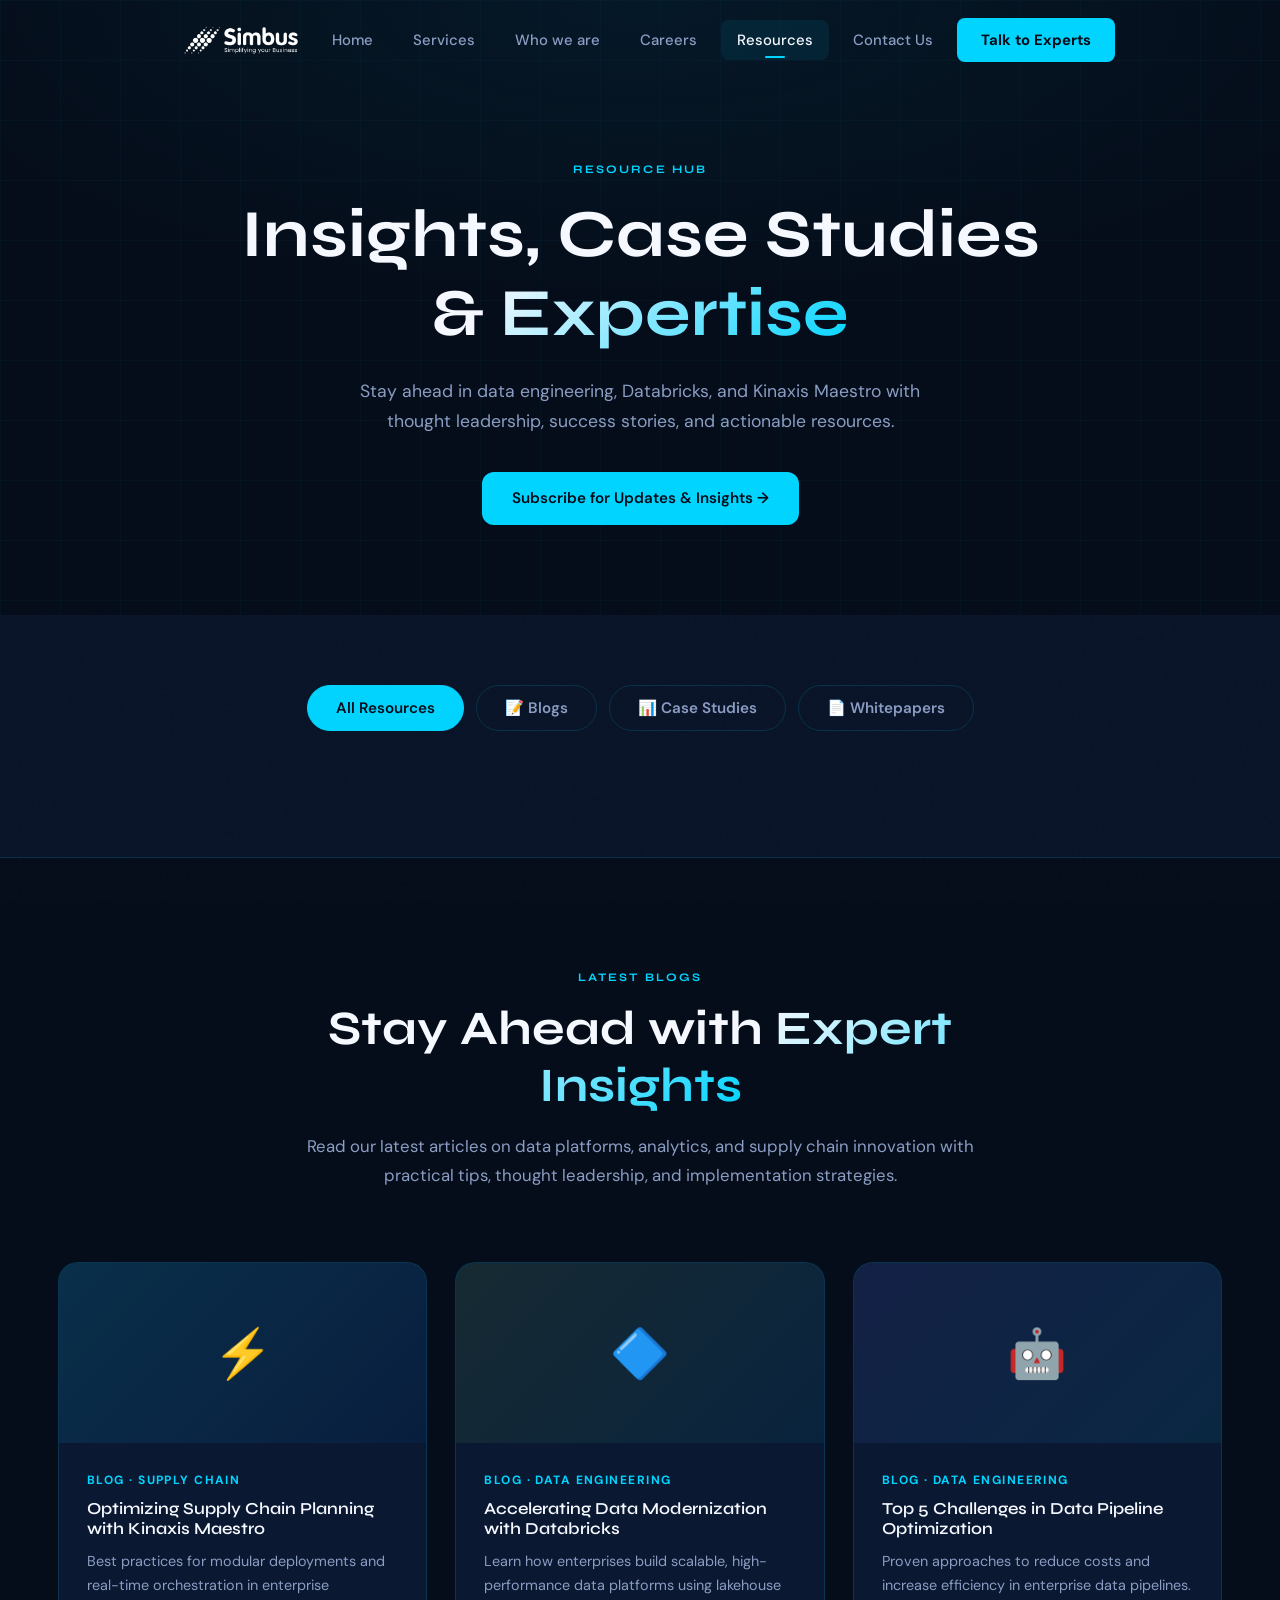
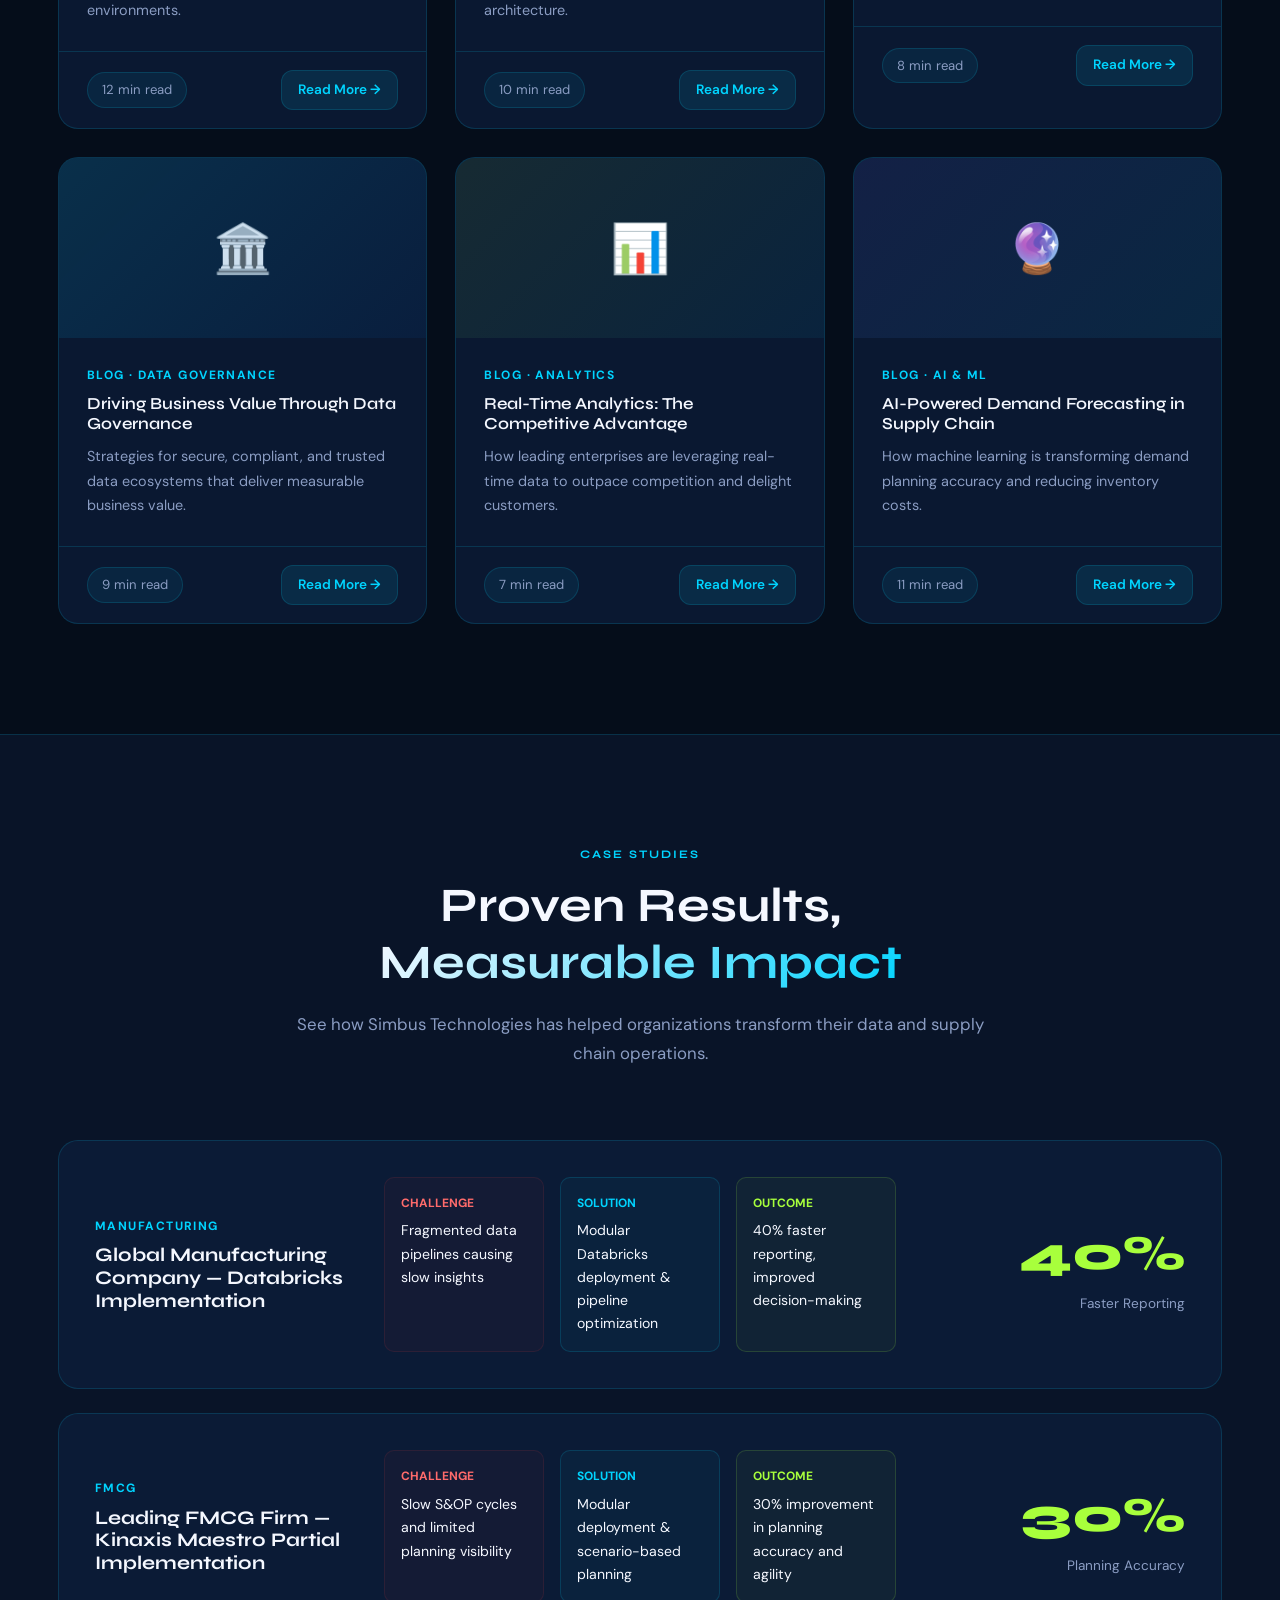
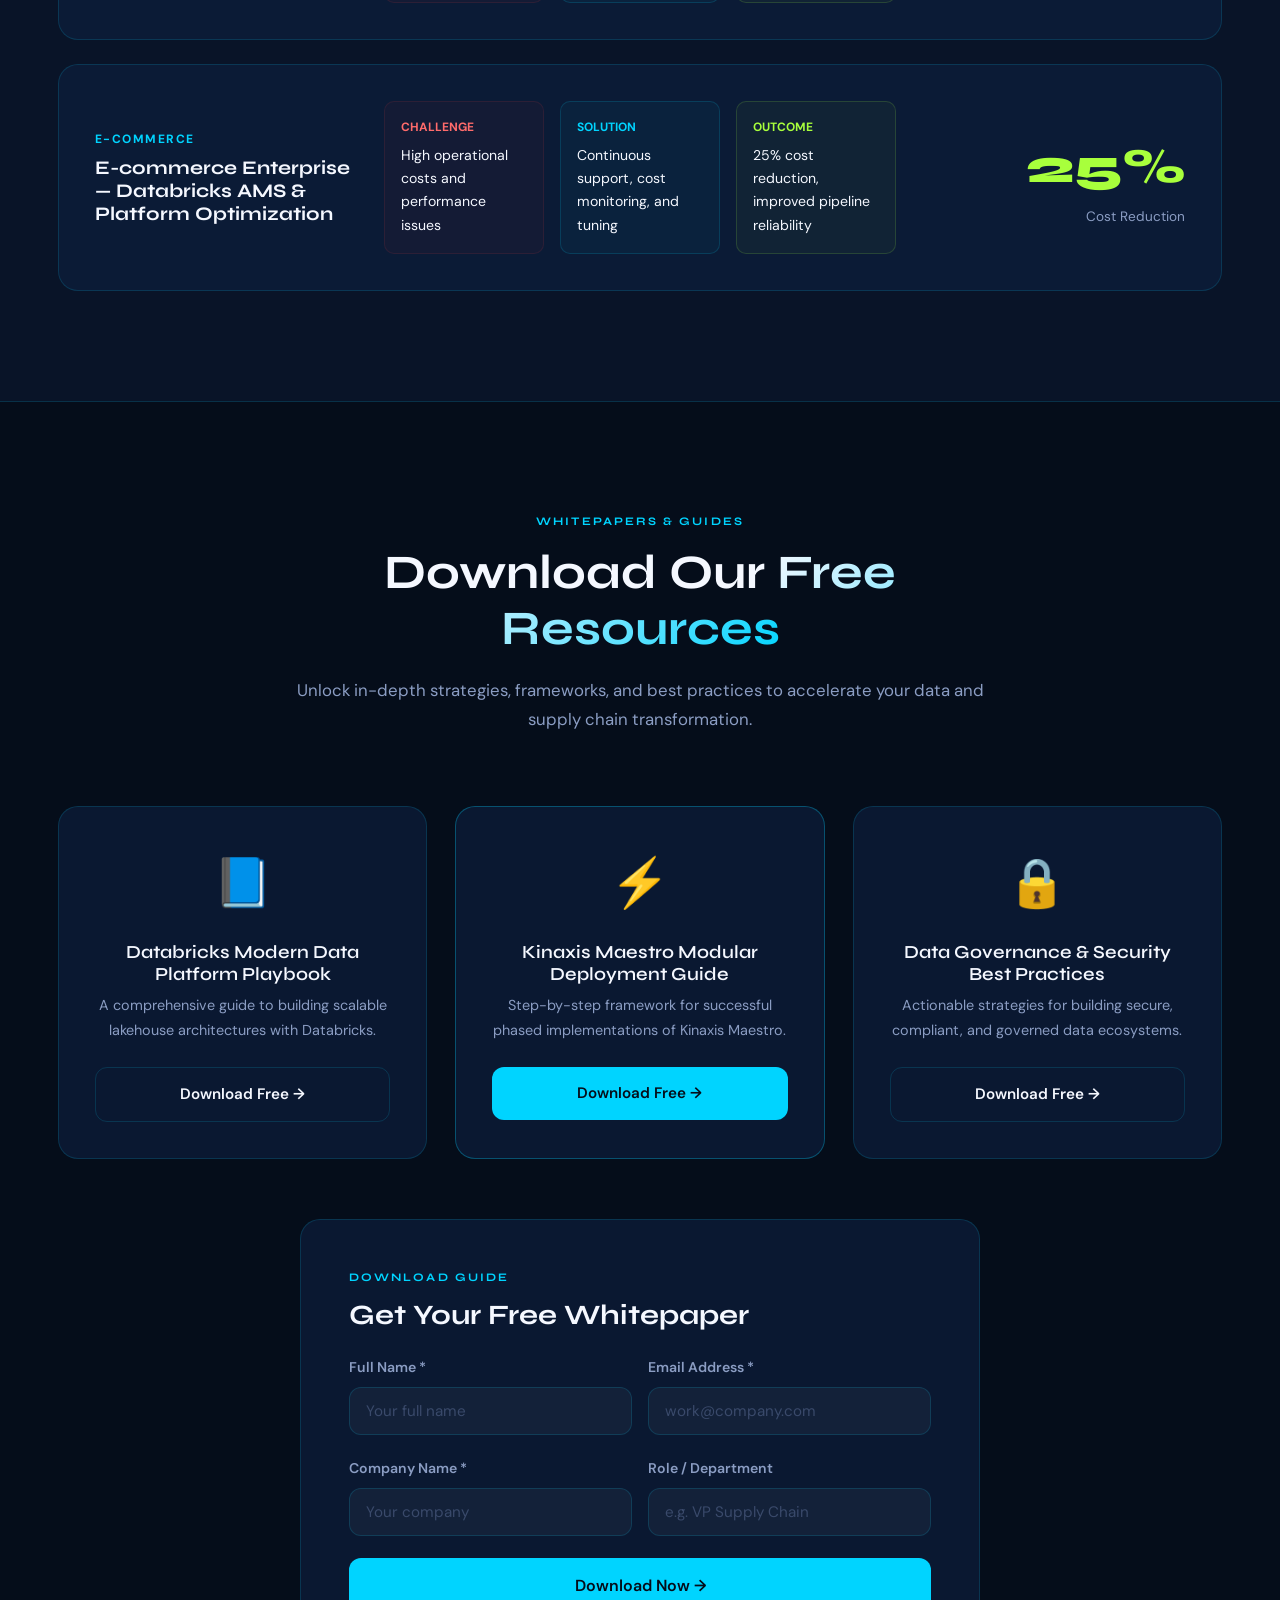
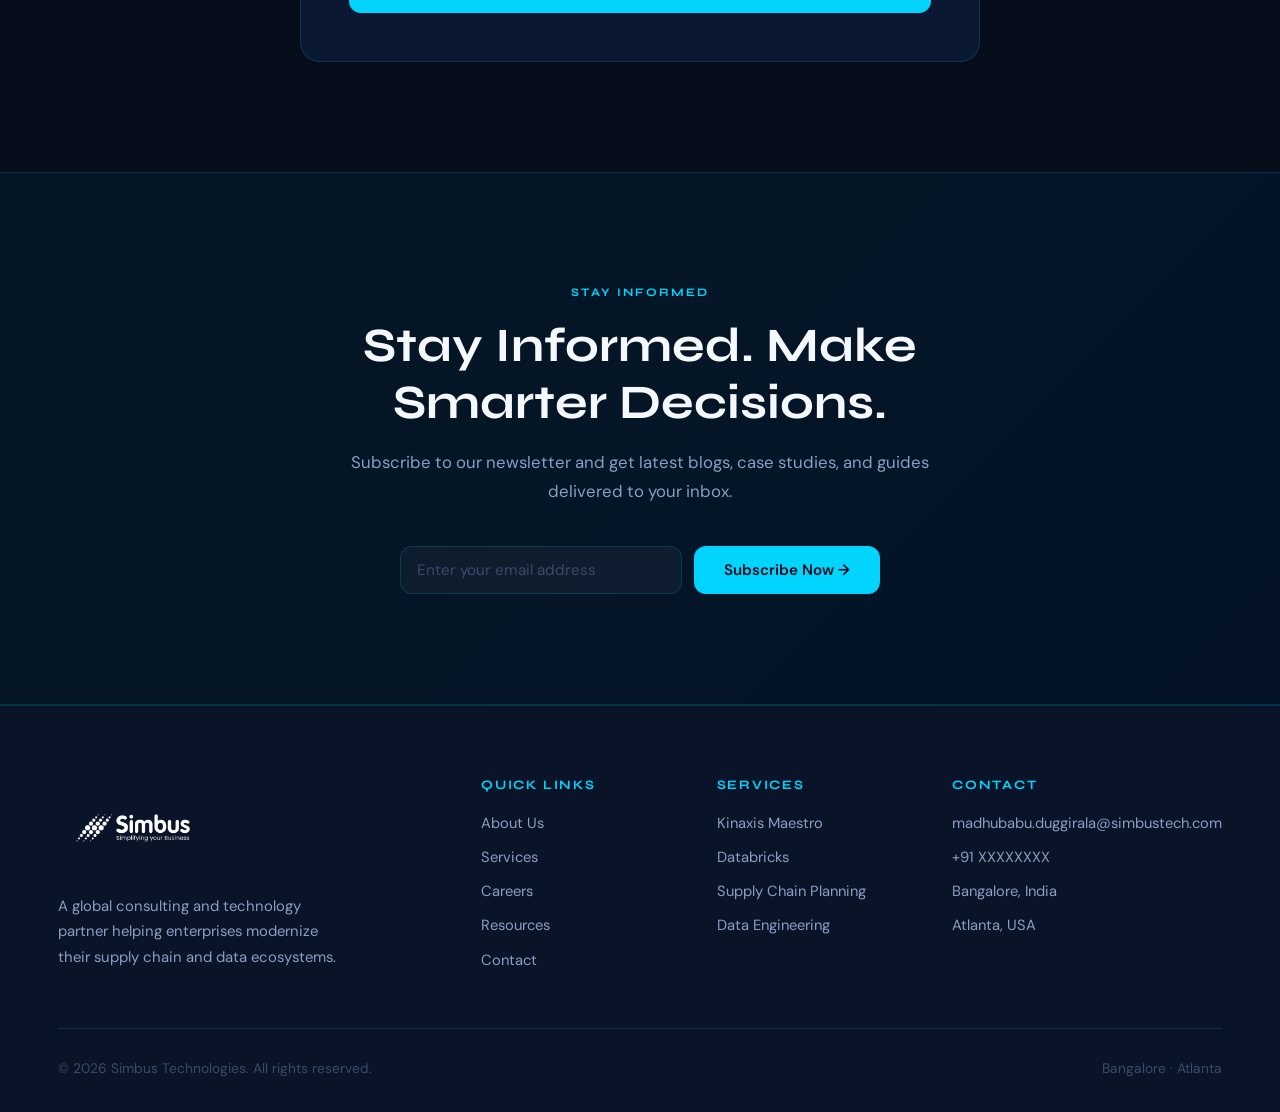
<file: resources.html>
<!DOCTYPE html>
<html lang="en">
<head>
<meta charset="UTF-8">
<meta name="viewport" content="width=device-width, initial-scale=1.0">
<title>Resources — Simbus Technologies</title>
<meta name="description" content="Blogs, case studies, whitepapers and guides on Kinaxis Maestro, Databricks, supply chain planning and data engineering from Simbus Technologies.">
<link rel="stylesheet" href="css/styles.css">
<link rel="icon" href="data:image/svg+xml,<svg xmlns='http://www.w3.org/2000/svg' viewBox='0 0 32 32'><rect width='32' height='32' rx='8' fill='%2300D4FF'/><text y='22' x='5' font-size='18' font-family='sans-serif' font-weight='800' fill='%23050D1A'>S</text></svg>">
</head>
<body>

<nav class="nav">
  <div class="container">
    <div class="nav-inner">
      <!-- <a href="index.html" class="logo"><div class="logo-icon">S</div>Simbus -->
        <div class="logo-icon"> <img src="./assets/image.png" alt="simbus" ></div>
      <div class="nav-links">
        <a href="index.html">Home</a>
        
        <a href="services.html">Services</a>
        <a href="about.html">Who we are</a>
        <a href="careers.html">Careers</a>
        <a href="resources.html" class="active">Resources</a>
        <a href="contact.html">Contact Us</a>
        <a href="contact.html" class="btn btn-primary nav-cta">Talk to Experts</a>
      </div>
      <button class="hamburger" aria-label="Menu"><span></span><span></span><span></span></button>
    </div>
  </div>
</nav>
<div class="mobile-menu">
  <button class="mobile-menu-close">✕</button>
  <a href="index.html">Home</a><a href="about.html">About Us</a><a href="services.html">Services</a><a href="careers.html">Careers</a><a href="resources.html">Resources</a><a href="contact.html">Contact Us</a>
</div>

<!-- ── PAGE HERO ───────────────────────────────────────────── -->
<section class="page-hero">
  <div class="page-hero-grid"></div>
  <div class="container">
    <div class="page-hero-content">
      <div class="label" style="margin-bottom:16px;">Resource Hub</div>
      <h1>Insights, Case Studies &amp; <span class="gradient-text">Expertise</span></h1>
      <p>Stay ahead in data engineering, Databricks, and Kinaxis Maestro with thought leadership, success stories, and actionable resources.</p>
      <a href="#newsletter" class="btn btn-primary">Subscribe for Updates &amp; Insights →</a>
    </div>
  </div>
</section>

<!-- ── RESOURCE CATEGORIES ─────────────────────────────────── -->
<section class="section-sm" style="background:var(--navy-mid);border-bottom:1px solid var(--border);">
  <div class="container">
    <div class="platform-tab-btns">
      <button class="tab-btn active" data-tab="all" data-group="res">All Resources</button>
      <button class="tab-btn" data-tab="blogs" data-group="res">📝 Blogs</button>
      <button class="tab-btn" data-tab="cases" data-group="res">📊 Case Studies</button>
      <button class="tab-btn" data-tab="papers" data-group="res">📄 Whitepapers</button>
    </div>
  </div>
</section>

<!-- ── BLOGS ───────────────────────────────────────────────── -->
<section class="section">
  <div class="container">
    <div class="section-header fade-up">
      <div class="label">Latest Blogs</div>
      <h2>Stay Ahead with <span class="gradient-text">Expert Insights</span></h2>
      <p>Read our latest articles on data platforms, analytics, and supply chain innovation with practical tips, thought leadership, and implementation strategies.</p>
    </div>
    <div class="grid-3">
      <div class="resource-card fade-up delay-1">
        <div class="resource-thumb resource-thumb-kinaxis">
          <span>⚡</span>
        </div>
        <div class="resource-body">
          <div class="resource-cat">Blog · Supply Chain</div>
          <h4>Optimizing Supply Chain Planning with Kinaxis Maestro</h4>
          <p>Best practices for modular deployments and real-time orchestration in enterprise environments.</p>
        </div>
        <div class="resource-footer">
          <span class="chip">12 min read</span>
          <a href="contact.html" class="btn btn-ghost" style="padding:8px 16px;font-size:0.85rem;">Read More →</a>
        </div>
      </div>
      <div class="resource-card fade-up delay-2">
        <div class="resource-thumb resource-thumb-data">
          <span>🔷</span>
        </div>
        <div class="resource-body">
          <div class="resource-cat">Blog · Data Engineering</div>
          <h4>Accelerating Data Modernization with Databricks</h4>
          <p>Learn how enterprises build scalable, high-performance data platforms using lakehouse architecture.</p>
        </div>
        <div class="resource-footer">
          <span class="chip">10 min read</span>
          <a href="contact.html" class="btn btn-ghost" style="padding:8px 16px;font-size:0.85rem;">Read More →</a>
        </div>
      </div>
      <div class="resource-card fade-up delay-3">
        <div class="resource-thumb resource-thumb-ai">
          <span>🤖</span>
        </div>
        <div class="resource-body">
          <div class="resource-cat">Blog · Data Engineering</div>
          <h4>Top 5 Challenges in Data Pipeline Optimization</h4>
          <p>Proven approaches to reduce costs and increase efficiency in enterprise data pipelines.</p>
        </div>
        <div class="resource-footer">
          <span class="chip">8 min read</span>
          <a href="contact.html" class="btn btn-ghost" style="padding:8px 16px;font-size:0.85rem;">Read More →</a>
        </div>
      </div>
      <div class="resource-card fade-up delay-1">
        <div class="resource-thumb resource-thumb-kinaxis">
          <span>🏛️</span>
        </div>
        <div class="resource-body">
          <div class="resource-cat">Blog · Data Governance</div>
          <h4>Driving Business Value Through Data Governance</h4>
          <p>Strategies for secure, compliant, and trusted data ecosystems that deliver measurable business value.</p>
        </div>
        <div class="resource-footer">
          <span class="chip">9 min read</span>
          <a href="contact.html" class="btn btn-ghost" style="padding:8px 16px;font-size:0.85rem;">Read More →</a>
        </div>
      </div>
      <div class="resource-card fade-up delay-2">
        <div class="resource-thumb resource-thumb-data">
          <span>📊</span>
        </div>
        <div class="resource-body">
          <div class="resource-cat">Blog · Analytics</div>
          <h4>Real-Time Analytics: The Competitive Advantage</h4>
          <p>How leading enterprises are leveraging real-time data to outpace competition and delight customers.</p>
        </div>
        <div class="resource-footer">
          <span class="chip">7 min read</span>
          <a href="contact.html" class="btn btn-ghost" style="padding:8px 16px;font-size:0.85rem;">Read More →</a>
        </div>
      </div>
      <div class="resource-card fade-up delay-3">
        <div class="resource-thumb resource-thumb-ai">
          <span>🔮</span>
        </div>
        <div class="resource-body">
          <div class="resource-cat">Blog · AI & ML</div>
          <h4>AI-Powered Demand Forecasting in Supply Chain</h4>
          <p>How machine learning is transforming demand planning accuracy and reducing inventory costs.</p>
        </div>
        <div class="resource-footer">
          <span class="chip">11 min read</span>
          <a href="contact.html" class="btn btn-ghost" style="padding:8px 16px;font-size:0.85rem;">Read More →</a>
        </div>
      </div>
    </div>
  </div>
</section>

<!-- ── CASE STUDIES ────────────────────────────────────────── -->
<section class="section" style="background:var(--navy-mid);border-top:1px solid var(--border);border-bottom:1px solid var(--border);">
  <div class="container">
    <div class="section-header fade-up">
      <div class="label">Case Studies</div>
      <h2>Proven Results, <span class="gradient-text">Measurable Impact</span></h2>
      <p>See how Simbus Technologies has helped organizations transform their data and supply chain operations.</p>
    </div>

    <div style="display:flex;flex-direction:column;gap:24px;">
      <div class="card fade-up delay-1">
        <div style="display:grid;grid-template-columns:1fr 2fr 1fr;gap:32px;align-items:center;">
          <div>
            <div class="resource-cat" style="margin-bottom:8px;">Manufacturing</div>
            <h3 style="font-size:1.2rem;">Global Manufacturing Company — Databricks Implementation</h3>
          </div>
          <div style="display:grid;grid-template-columns:1fr 1fr 1fr;gap:16px;">
            <div style="padding:16px;background:rgba(255,60,60,0.04);border-radius:10px;border:1px solid rgba(255,60,60,0.1);">
              <div style="font-size:0.75rem;color:#FF6B6B;font-weight:700;text-transform:uppercase;margin-bottom:6px;">Challenge</div>
              <div style="font-size:0.88rem;">Fragmented data pipelines causing slow insights</div>
            </div>
            <div style="padding:16px;background:rgba(0,212,255,0.04);border-radius:10px;border:1px solid var(--border);">
              <div style="font-size:0.75rem;color:var(--electric);font-weight:700;text-transform:uppercase;margin-bottom:6px;">Solution</div>
              <div style="font-size:0.88rem;">Modular Databricks deployment & pipeline optimization</div>
            </div>
            <div style="padding:16px;background:rgba(168,255,60,0.04);border-radius:10px;border:1px solid rgba(168,255,60,0.15);">
              <div style="font-size:0.75rem;color:var(--lime);font-weight:700;text-transform:uppercase;margin-bottom:6px;">Outcome</div>
              <div style="font-size:0.88rem;">40% faster reporting, improved decision-making</div>
            </div>
          </div>
          <div style="text-align:right;">
            <div style="font-size:3rem;font-family:var(--font-head);font-weight:800;color:var(--lime);">40%</div>
            <div style="font-size:0.85rem;color:var(--grey-300);">Faster Reporting</div>
          </div>
        </div>
      </div>

      <div class="card fade-up delay-2">
        <div style="display:grid;grid-template-columns:1fr 2fr 1fr;gap:32px;align-items:center;">
          <div>
            <div class="resource-cat" style="margin-bottom:8px;">FMCG</div>
            <h3 style="font-size:1.2rem;">Leading FMCG Firm — Kinaxis Maestro Partial Implementation</h3>
          </div>
          <div style="display:grid;grid-template-columns:1fr 1fr 1fr;gap:16px;">
            <div style="padding:16px;background:rgba(255,60,60,0.04);border-radius:10px;border:1px solid rgba(255,60,60,0.1);">
              <div style="font-size:0.75rem;color:#FF6B6B;font-weight:700;text-transform:uppercase;margin-bottom:6px;">Challenge</div>
              <div style="font-size:0.88rem;">Slow S&OP cycles and limited planning visibility</div>
            </div>
            <div style="padding:16px;background:rgba(0,212,255,0.04);border-radius:10px;border:1px solid var(--border);">
              <div style="font-size:0.75rem;color:var(--electric);font-weight:700;text-transform:uppercase;margin-bottom:6px;">Solution</div>
              <div style="font-size:0.88rem;">Modular deployment & scenario-based planning</div>
            </div>
            <div style="padding:16px;background:rgba(168,255,60,0.04);border-radius:10px;border:1px solid rgba(168,255,60,0.15);">
              <div style="font-size:0.75rem;color:var(--lime);font-weight:700;text-transform:uppercase;margin-bottom:6px;">Outcome</div>
              <div style="font-size:0.88rem;">30% improvement in planning accuracy and agility</div>
            </div>
          </div>
          <div style="text-align:right;">
            <div style="font-size:3rem;font-family:var(--font-head);font-weight:800;color:var(--lime);">30%</div>
            <div style="font-size:0.85rem;color:var(--grey-300);">Planning Accuracy</div>
          </div>
        </div>
      </div>

      <div class="card fade-up delay-3">
        <div style="display:grid;grid-template-columns:1fr 2fr 1fr;gap:32px;align-items:center;">
          <div>
            <div class="resource-cat" style="margin-bottom:8px;">E-Commerce</div>
            <h3 style="font-size:1.2rem;">E-commerce Enterprise — Databricks AMS & Platform Optimization</h3>
          </div>
          <div style="display:grid;grid-template-columns:1fr 1fr 1fr;gap:16px;">
            <div style="padding:16px;background:rgba(255,60,60,0.04);border-radius:10px;border:1px solid rgba(255,60,60,0.1);">
              <div style="font-size:0.75rem;color:#FF6B6B;font-weight:700;text-transform:uppercase;margin-bottom:6px;">Challenge</div>
              <div style="font-size:0.88rem;">High operational costs and performance issues</div>
            </div>
            <div style="padding:16px;background:rgba(0,212,255,0.04);border-radius:10px;border:1px solid var(--border);">
              <div style="font-size:0.75rem;color:var(--electric);font-weight:700;text-transform:uppercase;margin-bottom:6px;">Solution</div>
              <div style="font-size:0.88rem;">Continuous support, cost monitoring, and tuning</div>
            </div>
            <div style="padding:16px;background:rgba(168,255,60,0.04);border-radius:10px;border:1px solid rgba(168,255,60,0.15);">
              <div style="font-size:0.75rem;color:var(--lime);font-weight:700;text-transform:uppercase;margin-bottom:6px;">Outcome</div>
              <div style="font-size:0.88rem;">25% cost reduction, improved pipeline reliability</div>
            </div>
          </div>
          <div style="text-align:right;">
            <div style="font-size:3rem;font-family:var(--font-head);font-weight:800;color:var(--lime);">25%</div>
            <div style="font-size:0.85rem;color:var(--grey-300);">Cost Reduction</div>
          </div>
        </div>
      </div>
    </div>
  </div>
</section>

<!-- ── WHITEPAPERS ─────────────────────────────────────────── -->
<section class="section">
  <div class="container">
    <div class="section-header fade-up">
      <div class="label">Whitepapers & Guides</div>
      <h2>Download Our <span class="gradient-text">Free Resources</span></h2>
      <p>Unlock in-depth strategies, frameworks, and best practices to accelerate your data and supply chain transformation.</p>
    </div>
    <div class="grid-3 fade-up">
      <div class="card" style="text-align:center;">
        <div style="font-size:3rem;margin-bottom:20px;">📘</div>
        <h4 style="margin-bottom:8px;">Databricks Modern Data Platform Playbook</h4>
        <p style="font-size:0.9rem;margin-bottom:24px;">A comprehensive guide to building scalable lakehouse architectures with Databricks.</p>
        <a href="#whitepaper-form" class="btn btn-outline" style="width:100%;justify-content:center;" onclick="document.getElementById('whitepaper-form').scrollIntoView({behavior:'smooth'});document.getElementById('wp-title').value='Databricks Modern Data Platform Playbook'">Download Free →</a>
      </div>
      <div class="card" style="text-align:center;border-color:rgba(0,212,255,0.3);">
        <div style="font-size:3rem;margin-bottom:20px;">⚡</div>
        <h4 style="margin-bottom:8px;">Kinaxis Maestro Modular Deployment Guide</h4>
        <p style="font-size:0.9rem;margin-bottom:24px;">Step-by-step framework for successful phased implementations of Kinaxis Maestro.</p>
        <a href="#whitepaper-form" class="btn btn-primary" style="width:100%;justify-content:center;" onclick="document.getElementById('whitepaper-form').scrollIntoView({behavior:'smooth'});document.getElementById('wp-title').value='Kinaxis Maestro Modular Deployment Guide'">Download Free →</a>
      </div>
      <div class="card" style="text-align:center;">
        <div style="font-size:3rem;margin-bottom:20px;">🔒</div>
        <h4 style="margin-bottom:8px;">Data Governance & Security Best Practices</h4>
        <p style="font-size:0.9rem;margin-bottom:24px;">Actionable strategies for building secure, compliant, and governed data ecosystems.</p>
        <a href="#whitepaper-form" class="btn btn-outline" style="width:100%;justify-content:center;" onclick="document.getElementById('whitepaper-form').scrollIntoView({behavior:'smooth'});document.getElementById('wp-title').value='Data Governance & Security Best Practices'">Download Free →</a>
      </div>
    </div>

    <!-- Whitepaper Form -->
    <div id="whitepaper-form" class="contact-form-card fade-up" style="max-width:680px;margin:60px auto 0;">
      <div class="label" style="margin-bottom:12px;">Download Guide</div>
      <h3 style="margin-bottom:24px;">Get Your Free Whitepaper</h3>
      <div id="wpSuccess" style="display:none;padding:20px;background:rgba(168,255,60,0.1);border:1px solid rgba(168,255,60,0.3);border-radius:12px;margin-bottom:20px;color:var(--lime);font-weight:600;text-align:center;">
        ✓ Thank you! Your whitepaper will be emailed to you shortly.
      </div>
      <form id="whitepaperForm">
        <input type="hidden" id="wp-title" name="title">
        <div class="form-row">
          <div class="form-group">
            <label>Full Name *</label>
            <input type="text" class="form-control" placeholder="Your full name" required>
          </div>
          <div class="form-group">
            <label>Email Address *</label>
            <input type="email" class="form-control" placeholder="work@company.com" required>
          </div>
        </div>
        <div class="form-row">
          <div class="form-group">
            <label>Company Name *</label>
            <input type="text" class="form-control" placeholder="Your company" required>
          </div>
          <div class="form-group">
            <label>Role / Department</label>
            <input type="text" class="form-control" placeholder="e.g. VP Supply Chain">
          </div>
        </div>
        <button type="submit" class="btn btn-primary btn-lg" style="width:100%;justify-content:center;">Download Now →</button>
      </form>
    </div>
  </div>
</section>

<!-- ── NEWSLETTER ──────────────────────────────────────────── -->
<section class="section cta-section" id="newsletter">
  <div class="container">
    <div class="fade-up" style="max-width:640px;margin:0 auto;text-align:center;">
      <div class="label" style="margin-bottom:16px;">Stay Informed</div>
      <h2>Stay Informed. Make Smarter Decisions.</h2>
      <p>Subscribe to our newsletter and get latest blogs, case studies, and guides delivered to your inbox.</p>
      <form id="newsletterForm" style="display:flex;gap:12px;margin-top:36px;max-width:480px;margin-left:auto;margin-right:auto;">
        <input type="email" class="form-control" placeholder="Enter your email address" required style="flex:1;">
        <button type="submit" class="btn btn-primary" style="white-space:nowrap;">Subscribe Now →</button>
      </form>
    </div>
  </div>
</section>

<footer>
  <div class="container">
    <div class="footer-grid">
      <div class="footer-brand">
        <!-- <a href="index.html" class="logo"><div class="logo-icon">S</div>Simbus<span>Tech</span></a> -->
        <div href="index.html" class="logo-icon"> <img src="./assets/image.png" alt="simbus" ></div>
        <p>A global consulting and technology partner helping enterprises modernize their supply chain and data ecosystems.</p>
      </div>
      <div class="footer-col"><h5>Quick Links</h5><div class="footer-links"><a href="about.html">About Us</a><a href="services.html">Services</a><a href="careers.html">Careers</a><a href="resources.html">Resources</a><a href="contact.html">Contact</a></div></div>
      <div class="footer-col"><h5>Services</h5><div class="footer-links"><a href="services.html">Kinaxis Maestro</a><a href="services.html">Databricks</a><a href="services.html">Supply Chain Planning</a><a href="services.html">Data Engineering</a></div></div>
      <div class="footer-col"><h5>Contact</h5><div class="footer-links"><a href="mailto:madhubabu.duggirala@simbustech.com">madhubabu.duggirala@simbustech.com</a><a href="tel:+919390270146">+91 XXXXXXXX</a><a href="#">Bangalore, India</a><a href="#">Atlanta, USA</a></div></div>
    </div>
    <div class="footer-bottom"><span>© 2026 Simbus Technologies. All rights reserved.</span><span>Bangalore · Atlanta</span></div>
  </div>
</footer>

<script src="js/main.js"></script>
</body>
</html>
</file>
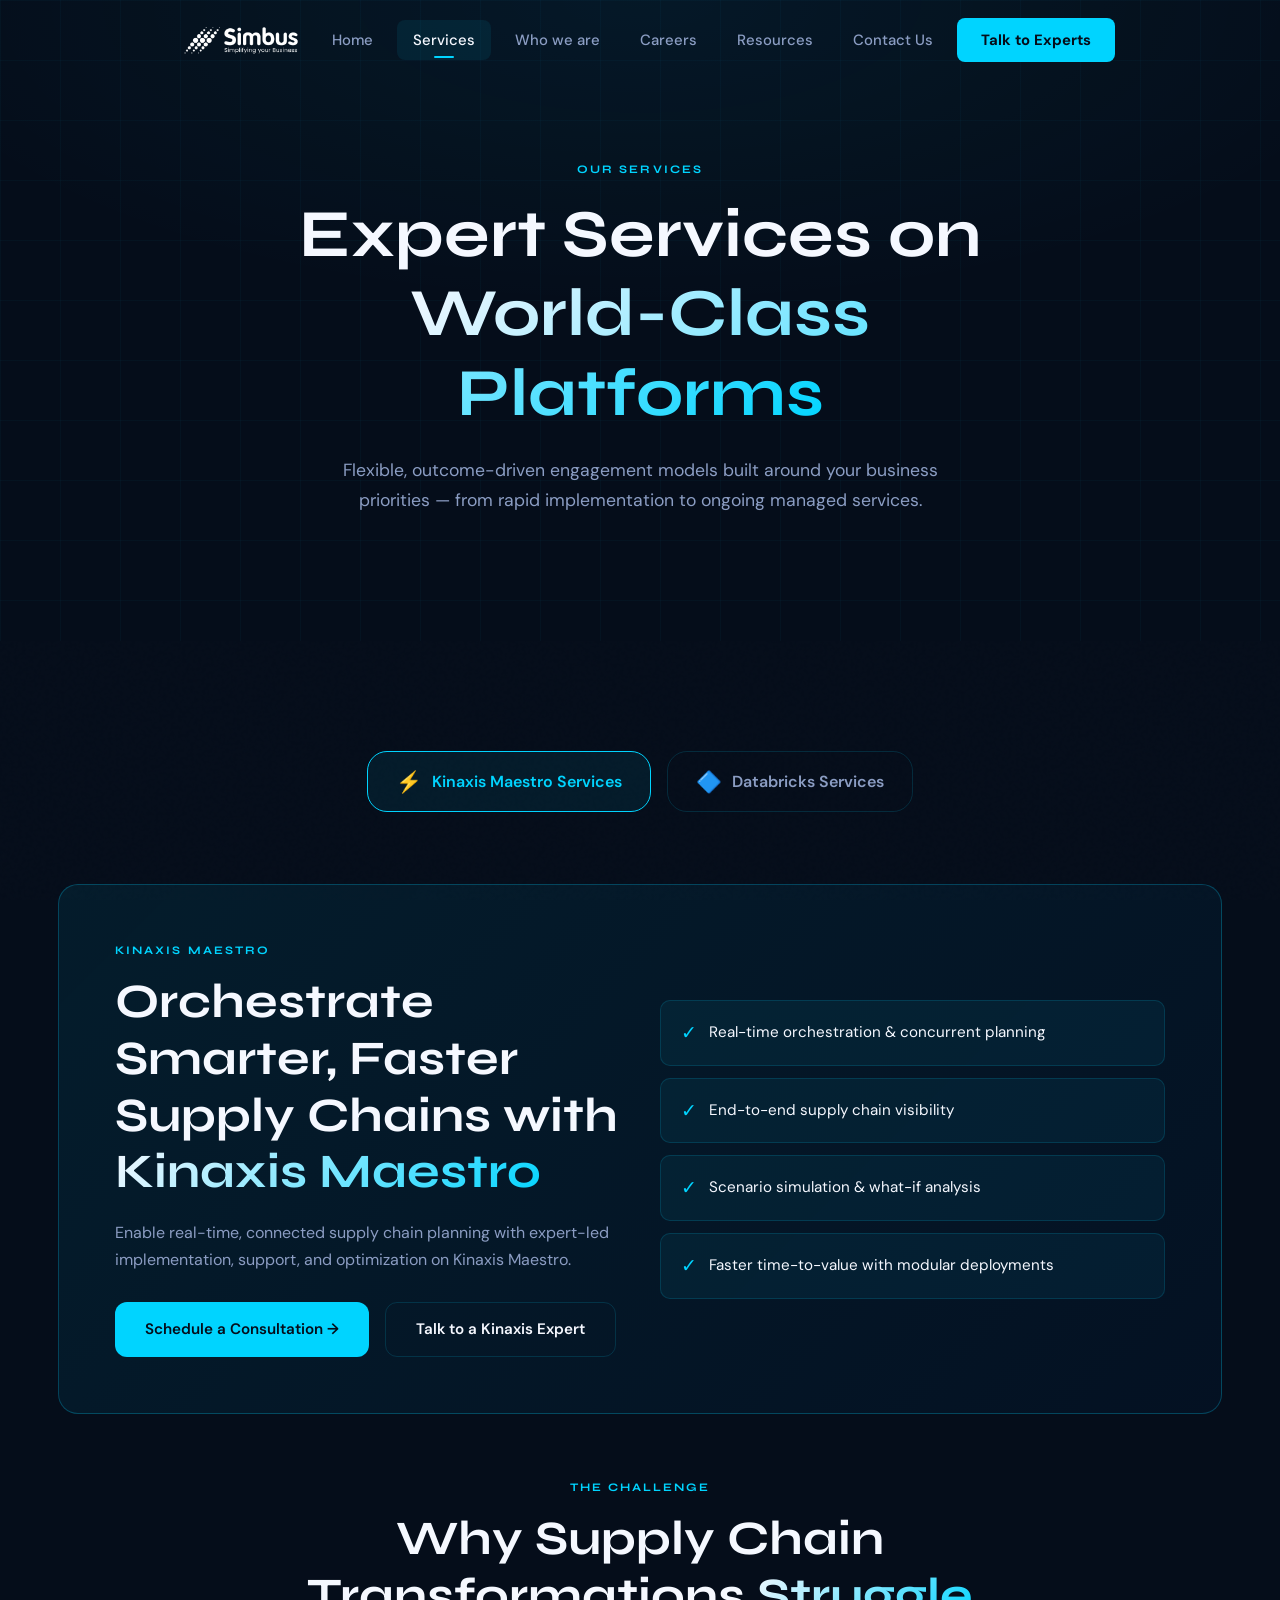
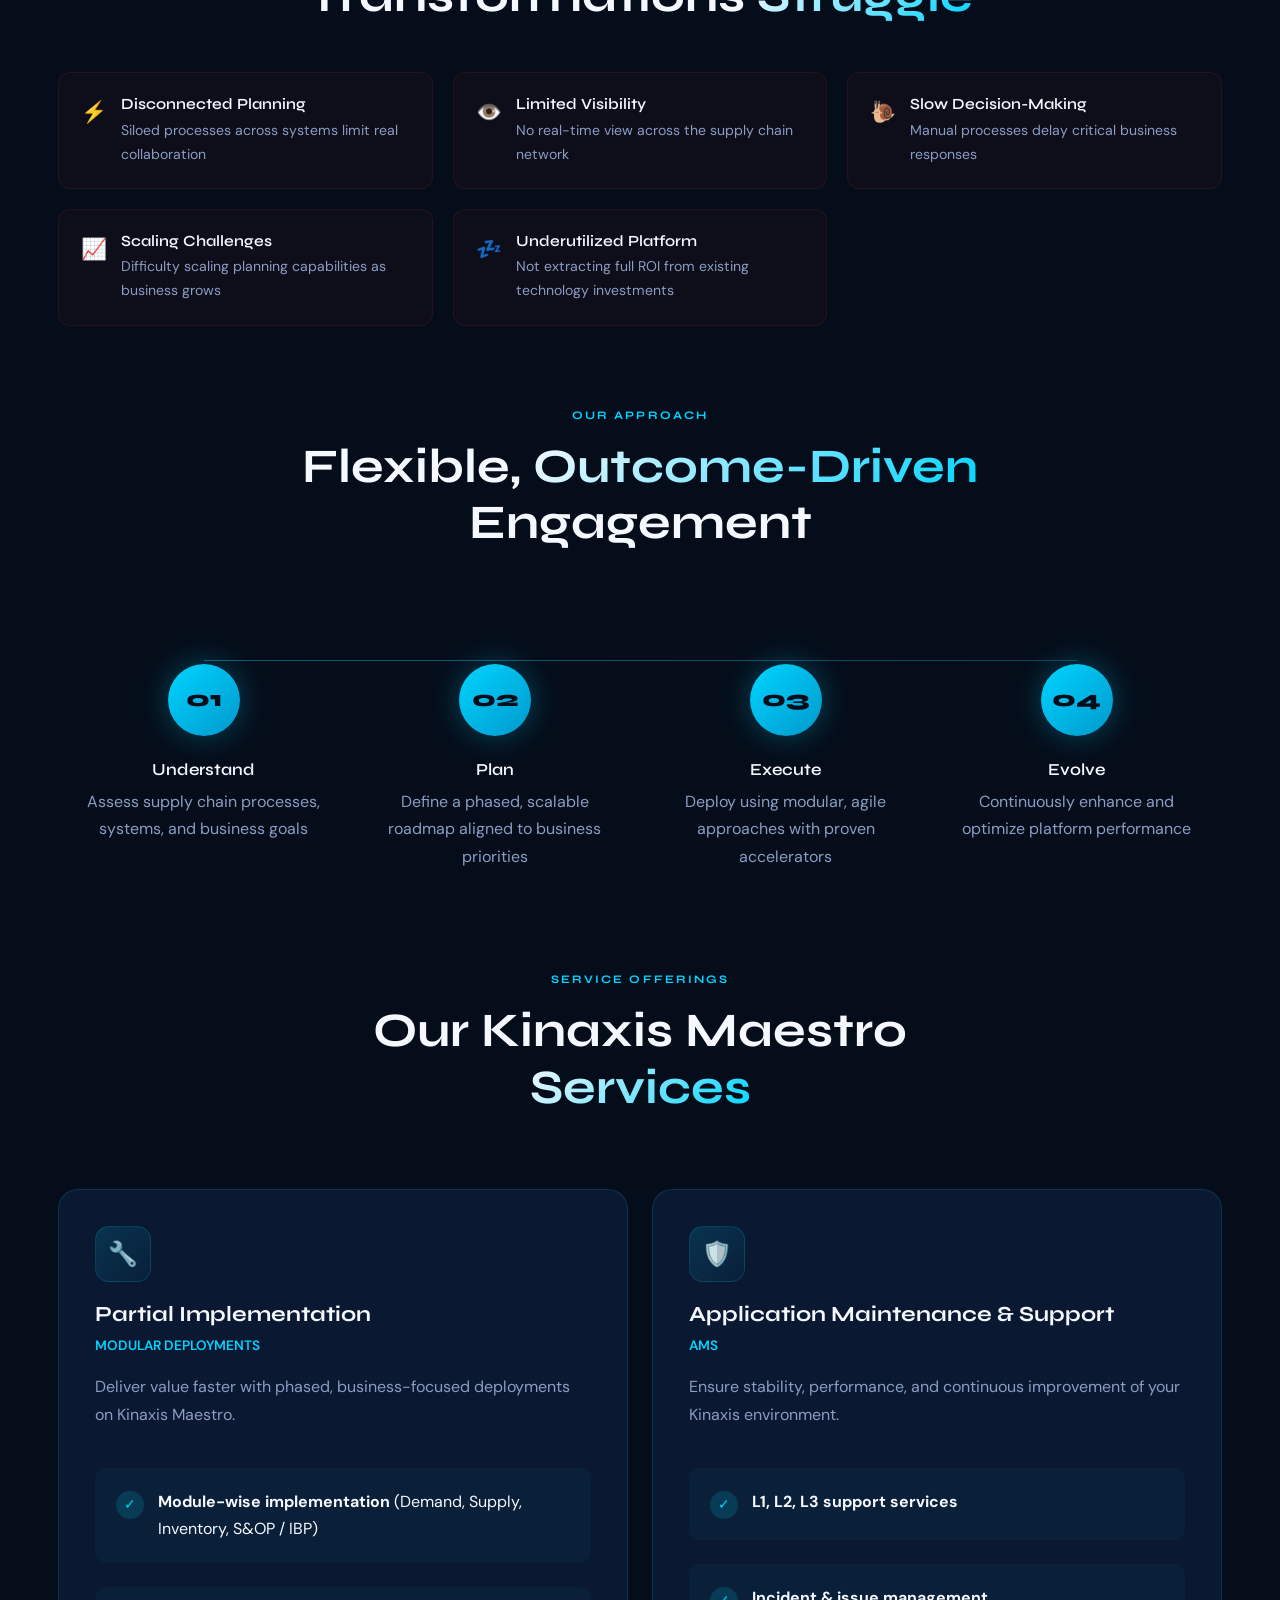
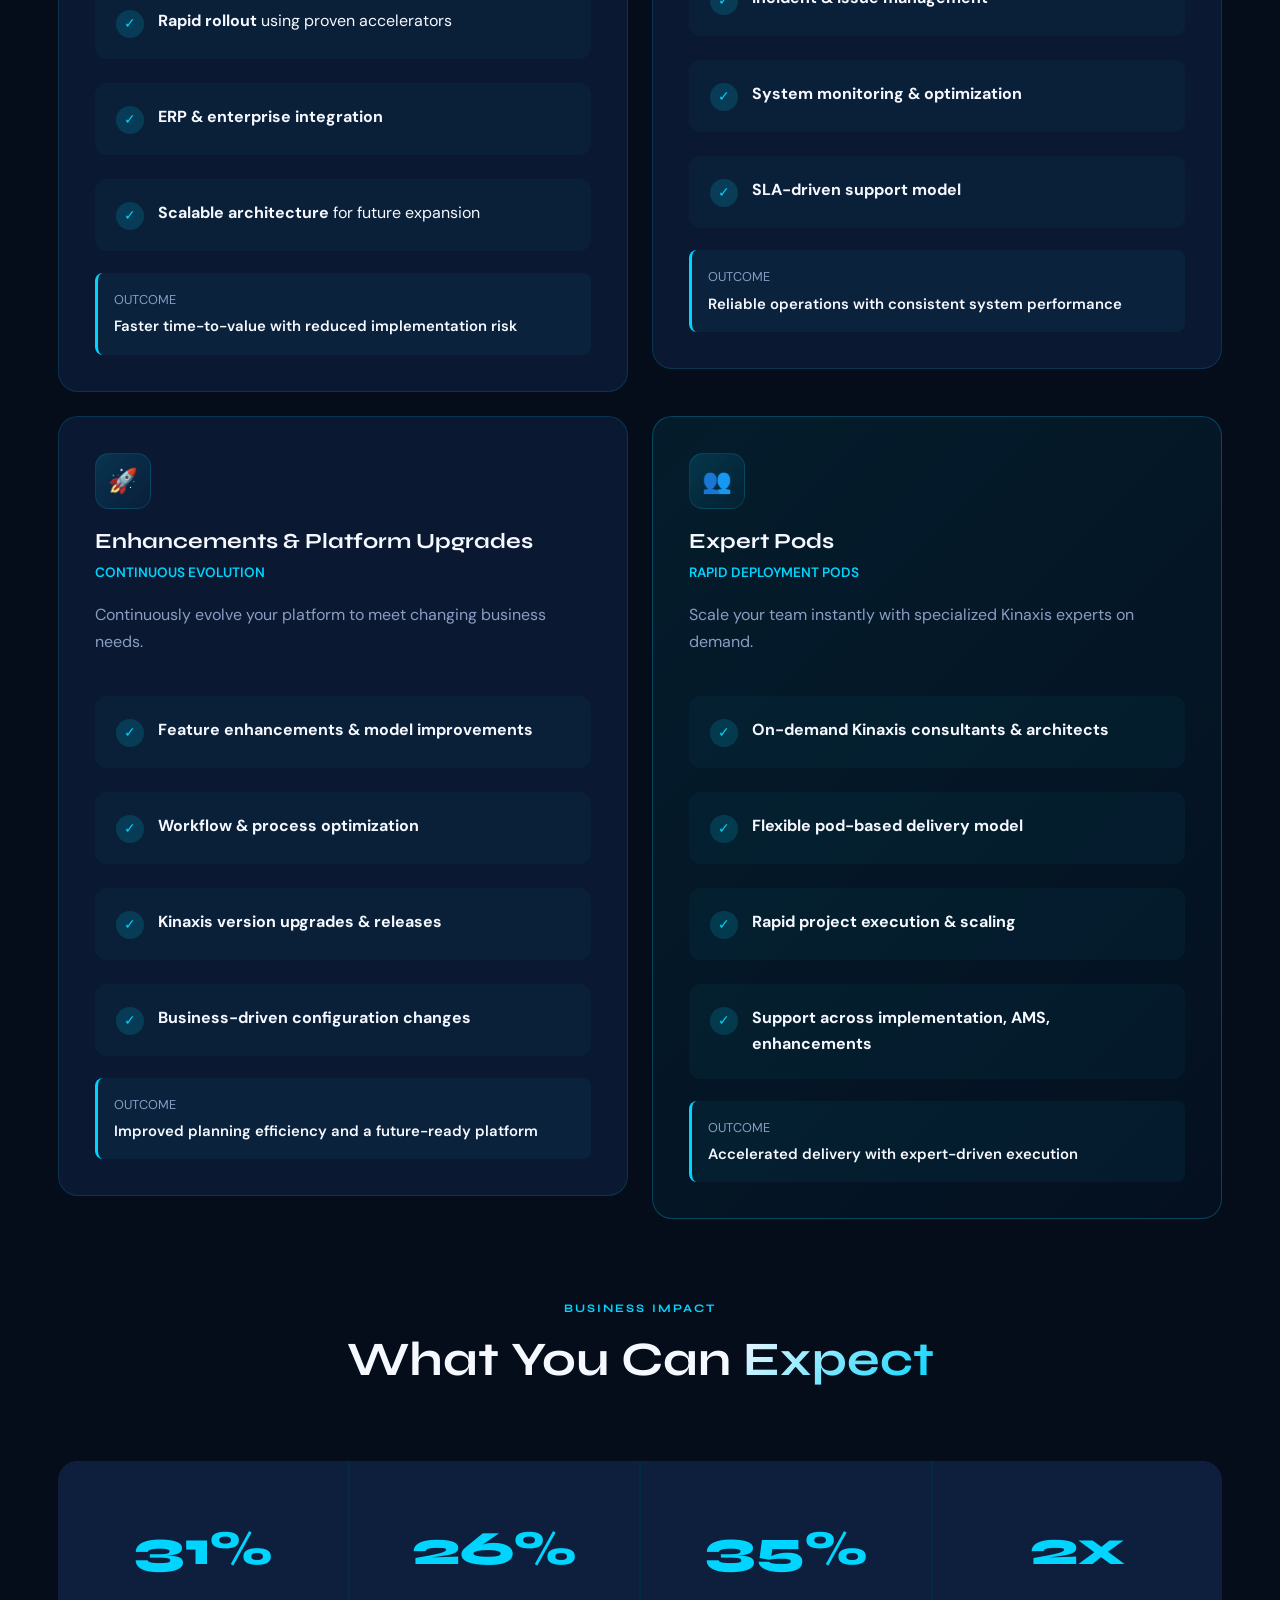
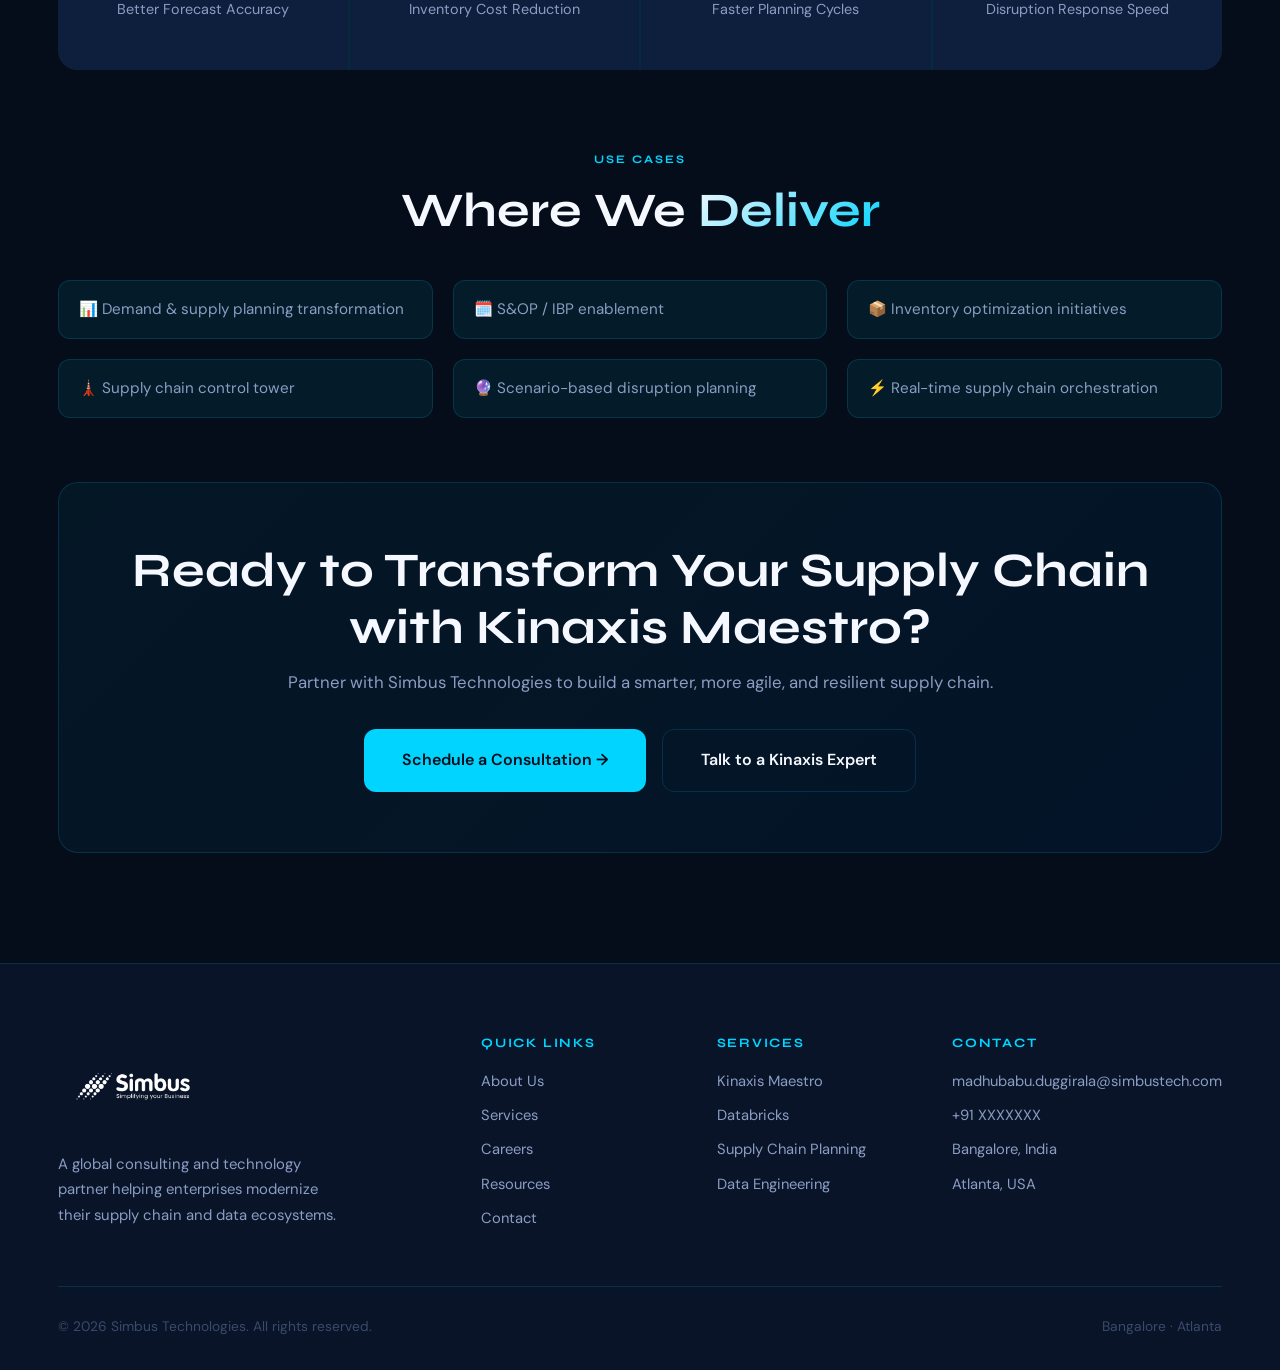
<file: services.html>
<!DOCTYPE html>
<html lang="en">
<head>
<meta charset="UTF-8">
<meta name="viewport" content="width=device-width, initial-scale=1.0">
<title>Services — Simbus Technologies</title>
<meta name="description" content="Kinaxis Maestro and Databricks implementation, AMS, enhancements and Expert Pod services from Simbus Technologies.">
<link rel="stylesheet" href="css/styles.css">
<link rel="icon" href="data:image/svg+xml,<svg xmlns='http://www.w3.org/2000/svg' viewBox='0 0 32 32'><rect width='32' height='32' rx='8' fill='%2300D4FF'/><text y='22' x='5' font-size='18' font-family='sans-serif' font-weight='800' fill='%23050D1A'>S</text></svg>">
</head>
<body>

<nav class="nav">
  <div class="container">
    <div class="nav-inner">
      <!-- <a href="index.html" class="logo"><div class="logo-icon">S</div>Simbus</ -->
        <div class="logo-icon"> <img src="./assets/image.png" alt="simbus" ></div>
      <div class="nav-links">
        <a href="index.html">Home</a>
        
        <a href="services.html" class="active">Services</a>
        <a href="about.html">Who we are</a>
        <a href="careers.html">Careers</a>
        <a href="resources.html">Resources</a>
        <a href="contact.html">Contact Us</a>
        <a href="contact.html" class="btn btn-primary nav-cta">Talk to Experts</a>
      </div>
      <button class="hamburger" aria-label="Menu"><span></span><span></span><span></span></button>
    </div>
  </div>
</nav>
<div class="mobile-menu">
  <button class="mobile-menu-close">✕</button>
  <a href="index.html">Home</a><a href="about.html">About Us</a><a href="services.html">Services</a><a href="careers.html">Careers</a><a href="resources.html">Resources</a><a href="contact.html">Contact Us</a>
</div>

<!-- ── PAGE HERO ───────────────────────────────────────────── -->
<section class="page-hero">
  <div class="page-hero-grid"></div>
  <div class="container">
    <div class="page-hero-content">
      <div class="label" style="margin-bottom:16px;">Our Services</div>
      <h1>Expert Services on <span class="gradient-text">World-Class Platforms</span></h1>
      <p>Flexible, outcome-driven engagement models built around your business priorities — from rapid implementation to ongoing managed services.</p>
    </div>
  </div>
</section>

<!-- ── SERVICE SELECTOR ────────────────────────────────────── -->
<section class="section">
  <div class="container">
    <div class="service-nav fade-up">
      <button class="service-nav-btn active" data-service="kinaxis">
        <span class="svc-icon">⚡</span>
        Kinaxis Maestro Services
      </button>
      <button class="service-nav-btn" data-service="databricks">
        <span class="svc-icon">🔷</span>
        Databricks Services
      </button>
    </div>

    <!-- ── KINAXIS PANEL ──────────────────────────────────── -->
    <div class="service-panel active" data-service="kinaxis">

      <!-- Hero Banner -->
      <div class="card fade-up" style="background:linear-gradient(135deg,rgba(0,212,255,0.08),rgba(0,99,204,0.05));border-color:rgba(0,212,255,0.25);margin-bottom:64px;padding:56px;">
        <div class="grid-2" style="gap:40px;align-items:center;">
          <div>
            <div class="label" style="margin-bottom:14px;">Kinaxis Maestro</div>
            <h2 style="margin-bottom:18px;">Orchestrate Smarter, Faster Supply Chains with <span class="gradient-text">Kinaxis Maestro</span></h2>
            <p style="margin-bottom:28px;">Enable real-time, connected supply chain planning with expert-led implementation, support, and optimization on Kinaxis Maestro.</p>
            <div class="d-flex gap-16 flex-wrap">
              <a href="contact.html" class="btn btn-primary">Schedule a Consultation →</a>
              <a href="contact.html" class="btn btn-outline">Talk to a Kinaxis Expert</a>
            </div>
          </div>
          <div>
            <div style="display:flex;flex-direction:column;gap:12px;">
              <div style="display:flex;align-items:center;gap:12px;padding:16px 20px;background:rgba(0,212,255,0.06);border-radius:10px;border:1px solid var(--border);">
                <span style="color:var(--electric);font-size:1.2rem;">✓</span>
                <span style="font-size:0.95rem;">Real-time orchestration & concurrent planning</span>
              </div>
              <div style="display:flex;align-items:center;gap:12px;padding:16px 20px;background:rgba(0,212,255,0.06);border-radius:10px;border:1px solid var(--border);">
                <span style="color:var(--electric);font-size:1.2rem;">✓</span>
                <span style="font-size:0.95rem;">End-to-end supply chain visibility</span>
              </div>
              <div style="display:flex;align-items:center;gap:12px;padding:16px 20px;background:rgba(0,212,255,0.06);border-radius:10px;border:1px solid var(--border);">
                <span style="color:var(--electric);font-size:1.2rem;">✓</span>
                <span style="font-size:0.95rem;">Scenario simulation & what-if analysis</span>
              </div>
              <div style="display:flex;align-items:center;gap:12px;padding:16px 20px;background:rgba(0,212,255,0.06);border-radius:10px;border:1px solid var(--border);">
                <span style="color:var(--electric);font-size:1.2rem;">✓</span>
                <span style="font-size:0.95rem;">Faster time-to-value with modular deployments</span>
              </div>
            </div>
          </div>
        </div>
      </div>

      <!-- The Challenge -->
      <div class="section-header fade-up" style="margin-bottom:48px;">
        <div class="label">The Challenge</div>
        <h2>Why Supply Chain Transformations <span class="gradient-text">Struggle</span></h2>
      </div>
      <div class="grid-3 fade-up" style="margin-bottom:80px;gap:20px;">
        <div style="display:flex;align-items:flex-start;gap:14px;padding:22px;background:rgba(255,60,60,0.04);border:1px solid rgba(255,60,60,0.1);border-radius:var(--radius);">
          <span style="color:#FF6B6B;font-size:1.3rem;flex-shrink:0;">⚡</span>
          <div><h4 style="margin-bottom:4px;font-size:0.97rem;">Disconnected Planning</h4><p style="font-size:0.88rem;">Siloed processes across systems limit real collaboration</p></div>
        </div>
        <div style="display:flex;align-items:flex-start;gap:14px;padding:22px;background:rgba(255,60,60,0.04);border:1px solid rgba(255,60,60,0.1);border-radius:var(--radius);">
          <span style="color:#FF6B6B;font-size:1.3rem;flex-shrink:0;">👁️</span>
          <div><h4 style="margin-bottom:4px;font-size:0.97rem;">Limited Visibility</h4><p style="font-size:0.88rem;">No real-time view across the supply chain network</p></div>
        </div>
        <div style="display:flex;align-items:flex-start;gap:14px;padding:22px;background:rgba(255,60,60,0.04);border:1px solid rgba(255,60,60,0.1);border-radius:var(--radius);">
          <span style="color:#FF6B6B;font-size:1.3rem;flex-shrink:0;">🐌</span>
          <div><h4 style="margin-bottom:4px;font-size:0.97rem;">Slow Decision-Making</h4><p style="font-size:0.88rem;">Manual processes delay critical business responses</p></div>
        </div>
        <div style="display:flex;align-items:flex-start;gap:14px;padding:22px;background:rgba(255,60,60,0.04);border:1px solid rgba(255,60,60,0.1);border-radius:var(--radius);">
          <span style="color:#FF6B6B;font-size:1.3rem;flex-shrink:0;">📈</span>
          <div><h4 style="margin-bottom:4px;font-size:0.97rem;">Scaling Challenges</h4><p style="font-size:0.88rem;">Difficulty scaling planning capabilities as business grows</p></div>
        </div>
        <div style="display:flex;align-items:flex-start;gap:14px;padding:22px;background:rgba(255,60,60,0.04);border:1px solid rgba(255,60,60,0.1);border-radius:var(--radius);" class="col-span-2">
          <span style="color:#FF6B6B;font-size:1.3rem;flex-shrink:0;">💤</span>
          <div><h4 style="margin-bottom:4px;font-size:0.97rem;">Underutilized Platform</h4><p style="font-size:0.88rem;">Not extracting full ROI from existing technology investments</p></div>
        </div>
      </div>

      <!-- Our Approach -->
      <div class="section-header fade-up">
        <div class="label">Our Approach</div>
        <h2>Flexible, <span class="gradient-text">Outcome-Driven</span> Engagement</h2>
      </div>
      <div class="steps fade-up" style="margin-bottom:80px;">
        <div class="step-item"><div class="step-num">01</div><h4>Understand</h4><p>Assess supply chain processes, systems, and business goals</p></div>
        <div class="step-item"><div class="step-num">02</div><h4>Plan</h4><p>Define a phased, scalable roadmap aligned to business priorities</p></div>
        <div class="step-item"><div class="step-num">03</div><h4>Execute</h4><p>Deploy using modular, agile approaches with proven accelerators</p></div>
        <div class="step-item"><div class="step-num">04</div><h4>Evolve</h4><p>Continuously enhance and optimize platform performance</p></div>
      </div>

      <!-- Service Offerings -->
      <div class="section-header fade-up">
        <div class="label">Service Offerings</div>
        <h2>Our Kinaxis Maestro <span class="gradient-text">Services</span></h2>
      </div>
      <div class="grid-2 fade-up" style="margin-bottom:80px;gap:24px;align-items:start;">
        <div class="card">
          <div class="card-icon">🔧</div>
          <h3 style="font-size:1.35rem;margin-bottom:8px;">Partial Implementation</h3>
          <div style="font-size:0.85rem;color:var(--electric);font-weight:600;margin-bottom:16px;">MODULAR DEPLOYMENTS</div>
          <p style="margin-bottom:20px;">Deliver value faster with phased, business-focused deployments on Kinaxis Maestro.</p>
          <div class="capabilities-grid" style="grid-template-columns:1fr;">
            <div class="capability-item"><div class="cap-check">✓</div><div><strong>Module-wise implementation</strong> (Demand, Supply, Inventory, S&OP / IBP)</div></div>
            <div class="capability-item"><div class="cap-check">✓</div><div><strong>Rapid rollout</strong> using proven accelerators</div></div>
            <div class="capability-item"><div class="cap-check">✓</div><div><strong>ERP & enterprise integration</strong></div></div>
            <div class="capability-item"><div class="cap-check">✓</div><div><strong>Scalable architecture</strong> for future expansion</div></div>
          </div>
          <div style="margin-top:22px;padding:16px;background:rgba(0,212,255,0.05);border-radius:8px;border-left:3px solid var(--electric);">
            <div style="font-size:0.8rem;color:var(--grey-300);margin-bottom:4px;">OUTCOME</div>
            <div style="font-weight:600;font-size:0.93rem;">Faster time-to-value with reduced implementation risk</div>
          </div>
        </div>
        <div class="card">
          <div class="card-icon">🛡️</div>
          <h3 style="font-size:1.35rem;margin-bottom:8px;">Application Maintenance & Support</h3>
          <div style="font-size:0.85rem;color:var(--electric);font-weight:600;margin-bottom:16px;">AMS</div>
          <p style="margin-bottom:20px;">Ensure stability, performance, and continuous improvement of your Kinaxis environment.</p>
          <div class="capabilities-grid" style="grid-template-columns:1fr;">
            <div class="capability-item"><div class="cap-check">✓</div><div><strong>L1, L2, L3 support services</strong></div></div>
            <div class="capability-item"><div class="cap-check">✓</div><div><strong>Incident & issue management</strong></div></div>
            <div class="capability-item"><div class="cap-check">✓</div><div><strong>System monitoring & optimization</strong></div></div>
            <div class="capability-item"><div class="cap-check">✓</div><div><strong>SLA-driven support model</strong></div></div>
          </div>
          <div style="margin-top:22px;padding:16px;background:rgba(0,212,255,0.05);border-radius:8px;border-left:3px solid var(--electric);">
            <div style="font-size:0.8rem;color:var(--grey-300);margin-bottom:4px;">OUTCOME</div>
            <div style="font-weight:600;font-size:0.93rem;">Reliable operations with consistent system performance</div>
          </div>
        </div>
        <div class="card">
          <div class="card-icon">🚀</div>
          <h3 style="font-size:1.35rem;margin-bottom:8px;">Enhancements & Platform Upgrades</h3>
          <div style="font-size:0.85rem;color:var(--electric);font-weight:600;margin-bottom:16px;">CONTINUOUS EVOLUTION</div>
          <p style="margin-bottom:20px;">Continuously evolve your platform to meet changing business needs.</p>
          <div class="capabilities-grid" style="grid-template-columns:1fr;">
            <div class="capability-item"><div class="cap-check">✓</div><div><strong>Feature enhancements & model improvements</strong></div></div>
            <div class="capability-item"><div class="cap-check">✓</div><div><strong>Workflow & process optimization</strong></div></div>
            <div class="capability-item"><div class="cap-check">✓</div><div><strong>Kinaxis version upgrades & releases</strong></div></div>
            <div class="capability-item"><div class="cap-check">✓</div><div><strong>Business-driven configuration changes</strong></div></div>
          </div>
          <div style="margin-top:22px;padding:16px;background:rgba(0,212,255,0.05);border-radius:8px;border-left:3px solid var(--electric);">
            <div style="font-size:0.8rem;color:var(--grey-300);margin-bottom:4px;">OUTCOME</div>
            <div style="font-weight:600;font-size:0.93rem;">Improved planning efficiency and a future-ready platform</div>
          </div>
        </div>
        <div class="card" style="background:linear-gradient(135deg,rgba(0,212,255,0.08),rgba(0,99,204,0.04));border-color:rgba(0,212,255,0.25);">
          <div class="card-icon">👥</div>
          <h3 style="font-size:1.35rem;margin-bottom:8px;">Expert Pods</h3>
          <div style="font-size:0.85rem;color:var(--electric);font-weight:600;margin-bottom:16px;">RAPID DEPLOYMENT PODS</div>
          <p style="margin-bottom:20px;">Scale your team instantly with specialized Kinaxis experts on demand.</p>
          <div class="capabilities-grid" style="grid-template-columns:1fr;">
            <div class="capability-item"><div class="cap-check">✓</div><div><strong>On-demand Kinaxis consultants & architects</strong></div></div>
            <div class="capability-item"><div class="cap-check">✓</div><div><strong>Flexible pod-based delivery model</strong></div></div>
            <div class="capability-item"><div class="cap-check">✓</div><div><strong>Rapid project execution & scaling</strong></div></div>
            <div class="capability-item"><div class="cap-check">✓</div><div><strong>Support across implementation, AMS, enhancements</strong></div></div>
          </div>
          <div style="margin-top:22px;padding:16px;background:rgba(0,212,255,0.05);border-radius:8px;border-left:3px solid var(--electric);">
            <div style="font-size:0.8rem;color:var(--grey-300);margin-bottom:4px;">OUTCOME</div>
            <div style="font-weight:600;font-size:0.93rem;">Accelerated delivery with expert-driven execution</div>
          </div>
        </div>
      </div>

      <!-- Business Impact -->
      <div class="section-header fade-up">
        <div class="label">Business Impact</div>
        <h2>What You Can <span class="gradient-text">Expect</span></h2>
      </div>
      <div class="impact-grid fade-up" style="margin-bottom:80px;">
        <div class="impact-item"><span class="impact-num" data-target="35%">0%</span><span class="impact-label">Better Forecast Accuracy</span></div>
        <div class="impact-item"><span class="impact-num" data-target="30%">0%</span><span class="impact-label">Inventory Cost Reduction</span></div>
        <div class="impact-item"><span class="impact-num" data-target="40%">0%</span><span class="impact-label">Faster Planning Cycles</span></div>
        <div class="impact-item"><span class="impact-num" data-target="2x">0x</span><span class="impact-label">Disruption Response Speed</span></div>
      </div>

      <!-- Use Cases -->
      <div class="section-header fade-up" style="margin-bottom:40px;">
        <div class="label">Use Cases</div>
        <h2>Where We <span class="gradient-text">Deliver</span></h2>
      </div>
      <div class="grid-3 fade-up" style="gap:20px;margin-bottom:64px;">
        <div class="chip" style="padding:16px 20px;border-radius:12px;font-size:0.95rem;">📊 Demand & supply planning transformation</div>
        <div class="chip" style="padding:16px 20px;border-radius:12px;font-size:0.95rem;">🗓️ S&OP / IBP enablement</div>
        <div class="chip" style="padding:16px 20px;border-radius:12px;font-size:0.95rem;">📦 Inventory optimization initiatives</div>
        <div class="chip" style="padding:16px 20px;border-radius:12px;font-size:0.95rem;">🗼 Supply chain control tower</div>
        <div class="chip" style="padding:16px 20px;border-radius:12px;font-size:0.95rem;">🔮 Scenario-based disruption planning</div>
        <div class="chip" style="padding:16px 20px;border-radius:12px;font-size:0.95rem;">⚡ Real-time supply chain orchestration</div>
      </div>

      <div class="cta-section fade-up" style="padding:60px;border-radius:var(--radius-lg);border:1px solid var(--border);">
        <h2 style="margin-bottom:12px;">Ready to Transform Your Supply Chain with Kinaxis Maestro?</h2>
        <p style="margin-bottom:32px;">Partner with Simbus Technologies to build a smarter, more agile, and resilient supply chain.</p>
        <div class="cta-btns">
          <a href="contact.html" class="btn btn-primary btn-lg">Schedule a Consultation →</a>
          <a href="contact.html" class="btn btn-outline btn-lg">Talk to a Kinaxis Expert</a>
        </div>
      </div>
    </div>

    <!-- ── DATABRICKS PANEL ────────────────────────────────── -->
    <div class="service-panel" data-service="databricks">

      <div class="card fade-up" style="background:linear-gradient(135deg,rgba(168,255,60,0.05),rgba(0,212,255,0.05));border-color:rgba(168,255,60,0.2);margin-bottom:64px;padding:56px;">
        <div class="grid-2" style="gap:40px;align-items:center;">
          <div>
            <div class="label" style="margin-bottom:14px;color:var(--lime);">Databricks</div>
            <h2 style="margin-bottom:18px;">Transform Your Data into a <span class="gradient-text">Strategic Advantage</span></h2>
            <p style="margin-bottom:28px;">Design, build, and scale modern data platforms with expert-led implementation and optimization of Databricks.</p>
            <div class="d-flex gap-16 flex-wrap">
              <a href="contact.html" class="btn btn-primary">Schedule a Consultation →</a>
              <a href="contact.html" class="btn btn-outline">Talk to a Databricks Expert</a>
            </div>
          </div>
          <div>
            <div style="display:flex;flex-direction:column;gap:12px;">
              <div style="display:flex;align-items:center;gap:12px;padding:16px 20px;background:rgba(168,255,60,0.05);border-radius:10px;border:1px solid rgba(168,255,60,0.15);">
                <span style="color:var(--lime);font-size:1.2rem;">✓</span>
                <span style="font-size:0.95rem;">Scalable lakehouse architecture (Medallion)</span>
              </div>
              <div style="display:flex;align-items:center;gap:12px;padding:16px 20px;background:rgba(168,255,60,0.05);border-radius:10px;border:1px solid rgba(168,255,60,0.15);">
                <span style="color:var(--lime);font-size:1.2rem;">✓</span>
                <span style="font-size:0.95rem;">High-performance data pipelines</span>
              </div>
              <div style="display:flex;align-items:center;gap:12px;padding:16px 20px;background:rgba(168,255,60,0.05);border-radius:10px;border:1px solid rgba(168,255,60,0.15);">
                <span style="color:var(--lime);font-size:1.2rem;">✓</span>
                <span style="font-size:0.95rem;">ML, AI and real-time analytics</span>
              </div>
              <div style="display:flex;align-items:center;gap:12px;padding:16px 20px;background:rgba(168,255,60,0.05);border-radius:10px;border:1px solid rgba(168,255,60,0.15);">
                <span style="color:var(--lime);font-size:1.2rem;">✓</span>
                <span style="font-size:0.95rem;">Cost-optimized, governed data platform</span>
              </div>
            </div>
          </div>
        </div>
      </div>

      <div class="section-header fade-up">
        <div class="label">The Challenge</div>
        <h2>Why Data Initiatives <span class="gradient-text">Fall Short</span></h2>
      </div>
      <div class="grid-3 fade-up" style="margin-bottom:80px;gap:20px;">
        <div style="display:flex;align-items:flex-start;gap:14px;padding:22px;background:rgba(255,60,60,0.04);border:1px solid rgba(255,60,60,0.1);border-radius:var(--radius);">
          <span style="color:#FF6B6B;font-size:1.3rem;flex-shrink:0;">🔀</span>
          <div><h4 style="margin-bottom:4px;font-size:0.97rem;">Siloed Data Systems</h4><p style="font-size:0.88rem;">Disconnected data preventing unified business insights</p></div>
        </div>
        <div style="display:flex;align-items:flex-start;gap:14px;padding:22px;background:rgba(255,60,60,0.04);border:1px solid rgba(255,60,60,0.1);border-radius:var(--radius);">
          <span style="color:#FF6B6B;font-size:1.3rem;flex-shrink:0;">🐢</span>
          <div><h4 style="margin-bottom:4px;font-size:0.97rem;">Slow Pipelines</h4><p style="font-size:0.88rem;">Inefficient processing delaying business decisions</p></div>
        </div>
        <div style="display:flex;align-items:flex-start;gap:14px;padding:22px;background:rgba(255,60,60,0.04);border:1px solid rgba(255,60,60,0.1);border-radius:var(--radius);">
          <span style="color:#FF6B6B;font-size:1.3rem;flex-shrink:0;">💸</span>
          <div><h4 style="margin-bottom:4px;font-size:0.97rem;">High Infrastructure Costs</h4><p style="font-size:0.88rem;">Uncontrolled cloud and compute spending</p></div>
        </div>
        <div style="display:flex;align-items:flex-start;gap:14px;padding:22px;background:rgba(255,60,60,0.04);border:1px solid rgba(255,60,60,0.1);border-radius:var(--radius);">
          <span style="color:#FF6B6B;font-size:1.3rem;flex-shrink:0;">🔒</span>
          <div><h4 style="margin-bottom:4px;font-size:0.97rem;">Governance Gaps</h4><p style="font-size:0.88rem;">Lack of data visibility, lineage, and compliance</p></div>
        </div>
        <div style="display:flex;align-items:flex-start;gap:14px;padding:22px;background:rgba(255,60,60,0.04);border:1px solid rgba(255,60,60,0.1);border-radius:var(--radius);">
          <span style="color:#FF6B6B;font-size:1.3rem;flex-shrink:0;">📊</span>
          <div><h4 style="margin-bottom:4px;font-size:0.97rem;">Scaling Difficulty</h4><p style="font-size:0.88rem;">Data platforms unable to grow with business needs</p></div>
        </div>
      </div>

      <div class="section-header fade-up">
        <div class="label">Our Approach</div>
        <h2>From Data Complexity to <span class="gradient-text">Data Clarity</span></h2>
      </div>
      <div class="steps fade-up" style="margin-bottom:80px;">
        <div class="step-item"><div class="step-num">01</div><h4>Assess</h4><p>Evaluate your current data architecture, pipelines, and gaps</p></div>
        <div class="step-item"><div class="step-num">02</div><h4>Design</h4><p>Create a scalable lakehouse architecture aligned to your business</p></div>
        <div class="step-item"><div class="step-num">03</div><h4>Implement</h4><p>Build and deploy high-performance pipelines and data platforms</p></div>
        <div class="step-item"><div class="step-num">04</div><h4>Optimize</h4><p>Continuously improve performance, cost efficiency, and governance</p></div>
      </div>

      <div class="section-header fade-up">
        <div class="label">Service Offerings</div>
        <h2>Our Databricks <span class="gradient-text">Services</span></h2>
      </div>
      <div class="grid-2 fade-up" style="margin-bottom:80px;gap:24px;align-items:start;">
        <div class="card">
          <div class="card-icon">🏗️</div>
          <h3 style="font-size:1.35rem;margin-bottom:8px;">Partial Implementation</h3>
          <div style="font-size:0.85rem;color:var(--electric);font-weight:600;margin-bottom:16px;">MODULAR DEPLOYMENTS</div>
          <p style="margin-bottom:20px;">Deliver value faster with phased, business-focused Databricks deployments.</p>
          <div class="capabilities-grid" style="grid-template-columns:1fr;">
            <div class="capability-item"><div class="cap-check">✓</div><div><strong>Modular implementation</strong> (ingestion, transformation, reporting)</div></div>
            <div class="capability-item"><div class="cap-check">✓</div><div><strong>Lakehouse architecture</strong> (Medallion setup)</div></div>
            <div class="capability-item"><div class="cap-check">✓</div><div><strong>Integration</strong> with existing data sources</div></div>
            <div class="capability-item"><div class="cap-check">✓</div><div><strong>Scalable foundation</strong> for future expansion</div></div>
          </div>
          <div style="margin-top:22px;padding:16px;background:rgba(0,212,255,0.05);border-radius:8px;border-left:3px solid var(--electric);">
            <div style="font-size:0.8rem;color:var(--grey-300);margin-bottom:4px;">OUTCOME</div>
            <div style="font-weight:600;font-size:0.93rem;">Faster time-to-value with reduced risk</div>
          </div>
        </div>
        <div class="card">
          <div class="card-icon">🛡️</div>
          <h3 style="font-size:1.35rem;margin-bottom:8px;">Application Maintenance & Support</h3>
          <div style="font-size:0.85rem;color:var(--electric);font-weight:600;margin-bottom:16px;">AMS</div>
          <p style="margin-bottom:20px;">Ensure reliability, performance, and smooth operation of your Databricks platform.</p>
          <div class="capabilities-grid" style="grid-template-columns:1fr;">
            <div class="capability-item"><div class="cap-check">✓</div><div><strong>L1, L2, L3 support services</strong></div></div>
            <div class="capability-item"><div class="cap-check">✓</div><div><strong>Pipeline monitoring & issue resolution</strong></div></div>
            <div class="capability-item"><div class="cap-check">✓</div><div><strong>Job failure handling & performance tracking</strong></div></div>
            <div class="capability-item"><div class="cap-check">✓</div><div><strong>SLA-driven support & maintenance</strong></div></div>
          </div>
          <div style="margin-top:22px;padding:16px;background:rgba(0,212,255,0.05);border-radius:8px;border-left:3px solid var(--electric);">
            <div style="font-size:0.8rem;color:var(--grey-300);margin-bottom:4px;">OUTCOME</div>
            <div style="font-weight:600;font-size:0.93rem;">Stable platform with minimal disruptions</div>
          </div>
        </div>
        <div class="card">
          <div class="card-icon">⬆️</div>
          <h3 style="font-size:1.35rem;margin-bottom:8px;">Enhancements & Platform Upgrades</h3>
          <div style="font-size:0.85rem;color:var(--electric);font-weight:600;margin-bottom:16px;">CONTINUOUS EVOLUTION</div>
          <p style="margin-bottom:20px;">Continuously improve and evolve your data platform.</p>
          <div class="capabilities-grid" style="grid-template-columns:1fr;">
            <div class="capability-item"><div class="cap-check">✓</div><div><strong>Pipeline enhancements & optimization</strong></div></div>
            <div class="capability-item"><div class="cap-check">✓</div><div><strong>Workflow & performance improvements</strong></div></div>
            <div class="capability-item"><div class="cap-check">✓</div><div><strong>Runtime upgrades & feature adoption</strong></div></div>
            <div class="capability-item"><div class="cap-check">✓</div><div><strong>Data model & architecture enhancements</strong></div></div>
          </div>
          <div style="margin-top:22px;padding:16px;background:rgba(0,212,255,0.05);border-radius:8px;border-left:3px solid var(--electric);">
            <div style="font-size:0.8rem;color:var(--grey-300);margin-bottom:4px;">OUTCOME</div>
            <div style="font-weight:600;font-size:0.93rem;">Improved efficiency and a future-ready platform</div>
          </div>
        </div>
        <div class="card" style="background:linear-gradient(135deg,rgba(168,255,60,0.06),rgba(0,212,255,0.04));border-color:rgba(168,255,60,0.2);">
          <div class="card-icon">👥</div>
          <h3 style="font-size:1.35rem;margin-bottom:8px;">Expert Pods</h3>
          <div style="font-size:0.85rem;color:var(--lime);font-weight:600;margin-bottom:16px;">RAPID DEPLOYMENT PODS</div>
          <p style="margin-bottom:20px;">Scale your team instantly with experienced Databricks professionals.</p>
          <div class="capabilities-grid" style="grid-template-columns:1fr;">
            <div class="capability-item"><div class="cap-check">✓</div><div><strong>On-demand data engineers & platform experts</strong></div></div>
            <div class="capability-item"><div class="cap-check">✓</div><div><strong>Flexible pod-based engagement</strong></div></div>
            <div class="capability-item"><div class="cap-check">✓</div><div><strong>Rapid development & deployment support</strong></div></div>
            <div class="capability-item"><div class="cap-check">✓</div><div><strong>Full data engineering expertise</strong></div></div>
          </div>
          <div style="margin-top:22px;padding:16px;background:rgba(168,255,60,0.05);border-radius:8px;border-left:3px solid var(--lime);">
            <div style="font-size:0.8rem;color:var(--grey-300);margin-bottom:4px;">OUTCOME</div>
            <div style="font-weight:600;font-size:0.93rem;">Faster execution with expert-driven delivery</div>
          </div>
        </div>
      </div>

      <div class="impact-grid fade-up" style="margin-bottom:80px;">
        <div class="impact-item"><span class="impact-num" data-target="40%">0%</span><span class="impact-label">Faster Data Processing</span></div>
        <div class="impact-item"><span class="impact-num" data-target="25%">0%</span><span class="impact-label">Cost Reduction</span></div>
        <div class="impact-item"><span class="impact-num" data-target="99%">0%</span><span class="impact-label">Data Reliability</span></div>
        <div class="impact-item"><span class="impact-num" data-target="3x">0x</span><span class="impact-label">Faster Insights</span></div>
      </div>

      <div class="cta-section fade-up" style="padding:60px;border-radius:var(--radius-lg);border:1px solid var(--border);">
        <h2 style="margin-bottom:12px;">Ready to Maximize Your Databricks Investment?</h2>
        <p style="margin-bottom:32px;">Partner with Simbus Technologies to build a scalable, efficient, and future-ready data platform.</p>
        <div class="cta-btns">
          <a href="contact.html" class="btn btn-primary btn-lg">Schedule a Consultation →</a>
          <a href="contact.html" class="btn btn-outline btn-lg">Talk to a Databricks Expert</a>
        </div>
      </div>
    </div>

  </div>
</section>

<footer>
  <div class="container">
    <div class="footer-grid">
      <div class="footer-brand">
        <!-- <a href="index.html" class="logo"><div class="logo-icon">S</div>Simbus<span>Tech</span></a> -->
          <div href="index.html" class="logo-icon"> <img src="./assets/image.png" alt="simbus" ></div>
        <p>A global consulting and technology partner helping enterprises modernize their supply chain and data ecosystems.</p>
      </div>
      <div class="footer-col"><h5>Quick Links</h5><div class="footer-links"><a href="about.html">About Us</a><a href="services.html">Services</a><a href="careers.html">Careers</a><a href="resources.html">Resources</a><a href="contact.html">Contact</a></div></div>
      <div class="footer-col"><h5>Services</h5><div class="footer-links"><a href="services.html">Kinaxis Maestro</a><a href="services.html">Databricks</a><a href="services.html">Supply Chain Planning</a><a href="services.html">Data Engineering</a></div></div>
      <div class="footer-col"><h5>Contact</h5><div class="footer-links"><a href="mailto:madhubabu.duggirala@simbustech.com">madhubabu.duggirala@simbustech.com</a><a href="tel:+919390270146">+91 XXXXXXX</a><a href="#">Bangalore, India</a><a href="#">Atlanta, USA</a></div></div>
    </div>
    <div class="footer-bottom"><span>© 2026 Simbus Technologies. All rights reserved.</span><span>Bangalore · Atlanta</span></div>
  </div>
</footer>

<script src="js/main.js"></script>
</body>
</html>
</file>
<file: css/styles.css>
/* ============================================================
   SIMBUS TECHNOLOGIES — Design System
   Inspired by: Accenture, Bristlecone, Thoughtcentric
   Aesthetic: Enterprise-grade dark intelligence + electric accents
   ============================================================ */

@import url('https://fonts.googleapis.com/css2?family=Syne:wght@400;500;600;700;800&family=DM+Sans:ital,wght@0,300;0,400;0,500;0,600;1,300&display=swap');

/* ─── TOKENS ──────────────────────────────────────────────── */
:root {
  --navy:       #050D1A;
  --navy-mid:   #091428;
  --navy-light: #0E1F3D;
  --electric:   #00D4FF;
  --electric-2: #0099CC;
  --lime:       #A8FF3C;
  --white:      #F5F8FF;
  --grey-300:   #8B9DC3;
  --grey-500:   #3A4A6B;
  --grey-700:   #1A2540;
  --card-bg:    rgba(14,31,61,0.7);
  --border:     rgba(0,212,255,0.15);
  --glow:       0 0 40px rgba(0,212,255,0.18);
  --radius:     12px;
  --radius-lg:  20px;
  --font-head:  'Syne', sans-serif;
  --font-body:  'DM Sans', sans-serif;
  --nav-h:      80px;
  --transition: all 0.35s cubic-bezier(0.25,0.46,0.45,0.94);
}

/* ─── RESET ───────────────────────────────────────────────── */
*, *::before, *::after { box-sizing: border-box; margin: 0; padding: 0; }
html { scroll-behavior: smooth; }
body {
  font-family: var(--font-body);
  background: var(--navy);
  color: var(--white);
  font-size: 16px;
  line-height: 1.65;
  overflow-x: hidden;
  -webkit-font-smoothing: antialiased;
}
img { max-width: 100%; display: block; }
a { text-decoration: none; color: inherit; }
ul { list-style: none; }

/* ─── NOISE TEXTURE OVERLAY ────────────────────────────────── */
body::before {
  content: '';
  position: fixed;
  inset: 0;
  background-image: url("data:image/svg+xml,%3Csvg viewBox='0 0 256 256' xmlns='http://www.w3.org/2000/svg'%3E%3Cfilter id='noise'%3E%3CfeTurbulence type='fractalNoise' baseFrequency='0.9' numOctaves='4' stitchTiles='stitch'/%3E%3C/filter%3E%3Crect width='100%25' height='100%25' filter='url(%23noise)' opacity='0.035'/%3E%3C/svg%3E");
  pointer-events: none;
  z-index: 0;
  opacity: 0.4;
}

/* ─── TYPOGRAPHY ──────────────────────────────────────────── */
h1,h2,h3,h4,h5 { font-family: var(--font-head); font-weight: 700; line-height: 1.18; }
h1 { font-size: clamp(2.4rem, 5.5vw, 4.2rem); }
h2 { font-size: clamp(1.9rem, 3.8vw, 3rem); }
h3 { font-size: clamp(1.3rem, 2.2vw, 1.75rem); }
h4 { font-size: 1.15rem; font-weight: 600; }
p  { color: var(--grey-300); line-height: 1.72; }

.label {
  font-family: var(--font-head);
  font-size: 0.72rem;
  font-weight: 700;
  letter-spacing: 0.18em;
  text-transform: uppercase;
  color: var(--electric);
}

.gradient-text {
  background: linear-gradient(135deg, var(--white) 0%, var(--electric) 100%);
  -webkit-background-clip: text;
  -webkit-text-fill-color: transparent;
  background-clip: text;
}

/* ─── LAYOUT ──────────────────────────────────────────────── */
.container { max-width: 1220px; margin: 0 auto; padding: 0 28px; }
.section { padding: 110px 0; position: relative; }
.section-sm { padding: 70px 0; }
.grid-2 { display: grid; grid-template-columns: 1fr 1fr; gap: 60px; align-items: center; }
.grid-3 { display: grid; grid-template-columns: repeat(3,1fr); gap: 28px; }
.grid-4 { display: grid; grid-template-columns: repeat(4,1fr); gap: 24px; }

/* ─── NAVIGATION ──────────────────────────────────────────── */
.nav {
  position: fixed;
  top: 0; left: 0; right: 0;
  height: var(--nav-h);
  z-index: 1000;
  display: flex;
  align-items: center;
  transition: var(--transition);
  background: rgba(5,13,26,0.0);
}
.nav.scrolled {
  background: rgba(5,13,26,0.97);
  backdrop-filter: blur(20px);
  border-bottom: 1px solid var(--border);
  box-shadow: 0 4px 40px rgba(0,0,0,0.5);
}
.nav-inner {
  display: flex;
  align-items: center;
  justify-content: space-between;
  width: 100%;
}
 .logo {
  font-family: var(--font-head);
  font-size: 1.45rem;
  font-weight: 800;
  display: flex;
  align-items: center;
  gap: 10px;
}
.logo-icon {
  width: 150px; height: 100px;
  /* background: linear-gradient(135deg, var(--electric), var(--electric-2)); */
  border-radius: 8px;
  display: flex;
  padding: 8px 16px;
  align-items: center;
  justify-content: center;
  font-size: 1.1rem;
}
.logo span { color: var(--electric); }

.nav-links { display: flex; align-items: center; gap: 8px; }
.nav-links a {
  font-size: 0.93rem;
  font-weight: 500;
  padding: 8px 16px;
  border-radius: 8px;
  color: var(--grey-300);
  transition: var(--transition);
  position: relative;
} 
.nav-links a:hover, .nav-links a.active {
  color: var(--white);
  background: rgba(0,212,255,0.08);
}
.nav-links a.active::after {
  content: '';
  position: absolute;
  bottom: 2px; left: 50%;
  transform: translateX(-50%);
  width: 20px; height: 2px;
  background: var(--electric);
  border-radius: 2px;
}

.nav-cta {
  background: var(--electric) !important;
  color: var(--navy) !important;
  font-weight: 700 !important;
  padding: 10px 24px !important;
  border-radius: 8px !important;
  transition: var(--transition) !important;
}
.nav-cta:hover { background: var(--lime) !important; transform: translateY(-1px); }

.hamburger {
  display: none;
  flex-direction: column;
  gap: 5px;
  cursor: pointer;
  padding: 8px;
  background: none;
  border: none;
}
.hamburger span {
  display: block;
  width: 24px; height: 2px;
  background: var(--white);
  border-radius: 2px;
  transition: var(--transition);
}

/* ─── BUTTONS ─────────────────────────────────────────────── */
.btn {
  display: inline-flex;
  align-items: center;
  gap: 8px;
  font-family: var(--font-body);
  font-size: 0.95rem;
  font-weight: 600;
  padding: 14px 30px;
  border-radius: var(--radius);
  border: none;
  cursor: pointer;
  transition: var(--transition);
  position: relative;
  overflow: hidden;
}
.btn-primary {
  background: var(--electric);
  color: var(--navy);
}
.btn-primary:hover {
  background: var(--lime);
  transform: translateY(-2px);
  box-shadow: 0 10px 40px rgba(0,212,255,0.3);
}
.btn-outline {
  background: transparent;
  color: var(--white);
  border: 1.5px solid var(--border);
}
.btn-outline:hover {
  border-color: var(--electric);
  color: var(--electric);
  background: rgba(0,212,255,0.06);
}
.btn-ghost {
  background: rgba(0,212,255,0.1);
  color: var(--electric);
  border: 1px solid var(--border);
}
.btn-ghost:hover {
  background: rgba(0,212,255,0.2);
  transform: translateY(-1px);
}
.btn-lg { padding: 17px 38px; font-size: 1rem; }
.btn-icon { font-size: 1rem; }

/* ─── CARDS ───────────────────────────────────────────────── */
.card {
  background: var(--card-bg);
  border: 1px solid var(--border);
  border-radius: var(--radius-lg);
  padding: 36px;
  transition: var(--transition);
  position: relative;
  overflow: hidden;
}
.card::before {
  content: '';
  position: absolute;
  top: 0; left: 0; right: 0;
  height: 2px;
  background: linear-gradient(90deg, transparent, var(--electric), transparent);
  opacity: 0;
  transition: var(--transition);
}
.card:hover {
  border-color: rgba(0,212,255,0.35);
  transform: translateY(-6px);
  box-shadow: var(--glow);
}
.card:hover::before { opacity: 1; }

.card-icon {
  width: 56px; height: 56px;
  border-radius: 14px;
  background: linear-gradient(135deg, rgba(0,212,255,0.15), rgba(0,153,204,0.05));
  border: 1px solid var(--border);
  display: flex;
  align-items: center;
  justify-content: center;
  font-size: 1.5rem;
  margin-bottom: 20px;
}

/* ─── DIVIDERS & DECORATORS ───────────────────────────────── */
.section-header { text-align: center; max-width: 720px; margin: 0 auto 72px; }
.section-header .label { margin-bottom: 14px; }
.section-header h2 { margin-bottom: 18px; }
.section-header p { font-size: 1.05rem; }

.divider {
  height: 1px;
  background: linear-gradient(90deg, transparent, var(--border), transparent);
  margin: 0;
}

/* ─── HERO ─────────────────────────────────────────────────── */
.hero {
  min-height: 100vh;
  display: flex;
  align-items: center;
  position: relative;
  overflow: hidden;
  padding-top: var(--nav-h);
}
.hero-bg {
  position: absolute;
  inset: 0;
  background:
    radial-gradient(ellipse 80% 60% at 70% 50%, rgba(0,212,255,0.07) 0%, transparent 60%),
    radial-gradient(ellipse 50% 80% at 20% 20%, rgba(0,99,204,0.08) 0%, transparent 50%),
    linear-gradient(180deg, var(--navy) 0%, var(--navy-mid) 100%);
}
.hero-grid {
  position: absolute;
  inset: 0;
  background-image:
    linear-gradient(rgba(0,212,255,0.04) 1px, transparent 1px),
    linear-gradient(90deg, rgba(0,212,255,0.04) 1px, transparent 1px);
  background-size: 60px 60px;
  mask-image: radial-gradient(ellipse 80% 80% at 50% 50%, black 0%, transparent 70%);
}
.hero-content { position: relative; z-index: 1; max-width: 760px; }
.hero-eyebrow {
  display: inline-flex;
  align-items: center;
  gap: 10px;
  background: rgba(0,212,255,0.08);
  border: 1px solid var(--border);
  border-radius: 50px;
  padding: 7px 18px;
  font-size: 0.82rem;
  font-weight: 600;
  letter-spacing: 0.1em;
  text-transform: uppercase;
  color: var(--electric);
  margin-bottom: 28px;
}
.hero-eyebrow::before {
  content: '';
  width: 8px; height: 8px;
  border-radius: 50%;
  background: var(--electric);
  animation: pulse 2s infinite;
}
@keyframes pulse {
  0%,100% { opacity: 1; transform: scale(1); }
  50% { opacity: 0.4; transform: scale(0.7); }
}
.hero h1 { margin-bottom: 24px; }
.hero p { font-size: 1.15rem; max-width: 580px; margin-bottom: 44px; }
.hero-ctas { display: flex; gap: 16px; flex-wrap: wrap; }

.hero-stats {
  display: flex;
  gap: 48px;
  margin-top: 80px;
  padding-top: 48px;
  border-top: 1px solid var(--border);
}
.stat-item { }
.stat-num {
  font-family: var(--font-head);
  font-size: 2.2rem;
  font-weight: 800;
  color: var(--white);
  display: block;
}
.stat-num span { color: var(--electric); }
.stat-label { font-size: 0.85rem; color: var(--grey-300); }

/* ─── FLOATING CARD ───────────────────────────────────────── */
.hero-visual {
  position: relative;
  display: flex;
  align-items: center;
  justify-content: center;
}
.floating-card {
  background: var(--card-bg);
  border: 1px solid var(--border);
  border-radius: var(--radius-lg);
  padding: 32px;
  backdrop-filter: blur(20px);
  box-shadow: 0 30px 80px rgba(0,0,0,0.5), var(--glow);
  animation: floatCard 6s ease-in-out infinite;
  width: 100%;
  max-width: 400px;
}
@keyframes floatCard {
  0%,100% { transform: translateY(0); }
  50% { transform: translateY(-12px); }
}
.platform-badge {
  display: inline-flex;
  align-items: center;
  gap: 8px;
  background: rgba(0,212,255,0.1);
  border: 1px solid var(--border);
  border-radius: 8px;
  padding: 8px 14px;
  font-size: 0.85rem;
  font-weight: 600;
  color: var(--electric);
  margin-bottom: 8px;
  width: 100%;
}

/* ─── PARTNERS STRIP ──────────────────────────────────────── */
.partners {
  padding: 50px 0;
  background: var(--navy-mid);
  border-top: 1px solid var(--border);
  border-bottom: 1px solid var(--border);
}
.partners-inner {
  display: flex;
  align-items: center;
  justify-content: center;
  gap: 60px;
  flex-wrap: wrap;
}
.partner-logo {
  font-family: var(--font-head);
  font-size: 1.1rem;
  font-weight: 700;
  color: var(--grey-500);
  transition: var(--transition);
  letter-spacing: 0.05em;
}
.partner-logo:hover { color: var(--grey-300); }

/* ─── FEATURES ────────────────────────────────────────────── */
.feature-list { display: flex; flex-direction: column; gap: 20px; }
.feature-item {
  display: flex;
  gap: 16px;
  padding: 20px;
  border-radius: var(--radius);
  background: rgba(0,212,255,0.03);
  border: 1px solid transparent;
  transition: var(--transition);
}
.feature-item:hover { border-color: var(--border); background: rgba(0,212,255,0.06); }
.feature-num {
  font-family: var(--font-head);
  font-size: 1.4rem;
  font-weight: 800;
  color: rgba(0,212,255,0.25);
  min-width: 36px;
}
.feature-text h4 { margin-bottom: 4px; font-size: 1rem; }
.feature-text p { font-size: 0.9rem; }

/* ─── PLATFORM SECTION ────────────────────────────────────── */
.platform-tab-btns {
  display: flex;
  gap: 12px;
  justify-content: center;
  margin-bottom: 56px;
  flex-wrap: wrap;
}
.tab-btn {
  padding: 12px 28px;
  border-radius: 50px;
  border: 1.5px solid var(--border);
  background: transparent;
  color: var(--grey-300);
  font-family: var(--font-body);
  font-weight: 600;
  font-size: 0.95rem;
  cursor: pointer;
  transition: var(--transition);
}
.tab-btn.active, .tab-btn:hover {
  background: var(--electric);
  color: var(--navy);
  border-color: var(--electric);
}
.tab-panel { display: none; }
.tab-panel.active { display: block; }

/* ─── IMPACT NUMBERS ──────────────────────────────────────── */
.impact-grid {
  display: grid;
  grid-template-columns: repeat(4,1fr);
  gap: 2px;
  background: var(--border);
  border-radius: var(--radius-lg);
  overflow: hidden;
}
.impact-item {
  background: var(--navy-light);
  padding: 48px 32px;
  text-align: center;
  transition: var(--transition);
}
.impact-item:hover { background: rgba(0,212,255,0.06); }
.impact-num {
  font-family: var(--font-head);
  font-size: 3rem;
  font-weight: 800;
  color: var(--electric);
  display: block;
  margin-bottom: 8px;
}
.impact-label { font-size: 0.9rem; color: var(--grey-300); }

/* ─── APPROACH STEPS ──────────────────────────────────────── */
.steps { display: grid; grid-template-columns: repeat(4,1fr); gap: 0; position: relative; }
.steps::before {
  content: '';
  position: absolute;
  top: 36px; left: 12.5%; right: 12.5%;
  height: 1px;
  background: linear-gradient(90deg, var(--electric), var(--electric-2));
  opacity: 0.4;
}
.step-item { text-align: center; padding: 40px 20px 20px; position: relative; }
.step-num {
  width: 72px; height: 72px;
  border-radius: 50%;
  background: linear-gradient(135deg, var(--electric), var(--electric-2));
  display: flex;
  align-items: center;
  justify-content: center;
  font-family: var(--font-head);
  font-size: 1.4rem;
  font-weight: 800;
  color: var(--navy);
  margin: 0 auto 24px;
  position: relative;
  z-index: 1;
  box-shadow: 0 0 30px rgba(0,212,255,0.3);
}
.step-item h4 { margin-bottom: 8px; font-size: 1.05rem; }

/* ─── TESTIMONIALS ────────────────────────────────────────── */
.testimonial-card {
  background: var(--card-bg);
  border: 1px solid var(--border);
  border-radius: var(--radius-lg);
  padding: 40px;
  position: relative;
}
.testimonial-card::before {
  content: '"';
  position: absolute;
  top: 24px; right: 32px;
  font-size: 5rem;
  font-family: var(--font-head);
  color: rgba(0,212,255,0.1);
  line-height: 1;
}
.testimonial-text { font-size: 1.0rem; font-style: italic; color: var(--white); margin-bottom: 24px; line-height: 1.75; }
.testimonial-author { display: flex; align-items: center; gap: 14px; }
.author-avatar {
  width: 46px; height: 46px;
  border-radius: 50%;
  background: linear-gradient(135deg, var(--electric), var(--electric-2));
  display: flex;
  align-items: center;
  justify-content: center;
  font-weight: 700;
  font-size: 1rem;
  color: var(--navy);
}
.author-name { font-weight: 600; font-size: 0.95rem; }
.author-role { font-size: 0.82rem; color: var(--grey-300); }

/* ─── CTA SECTION ─────────────────────────────────────────── */
.cta-section {
  text-align: center;
  background: linear-gradient(135deg, rgba(0,212,255,0.05) 0%, rgba(0,99,204,0.08) 100%);
  border-top: 1px solid var(--border);
  border-bottom: 1px solid var(--border);
}
.cta-section h2 { margin-bottom: 16px; }
.cta-section p { margin-bottom: 40px; font-size: 1.05rem; }
.cta-btns { display: flex; gap: 16px; justify-content: center; flex-wrap: wrap; }

/* ─── CONTACT SECTION ─────────────────────────────────────── */
.contact-info-cards { display: grid; grid-template-columns: repeat(3,1fr); gap: 24px; }
.contact-form-card {
  background: var(--card-bg);
  border: 1px solid var(--border);
  border-radius: var(--radius-lg);
  padding: 48px;
}
.form-group { margin-bottom: 22px; }
.form-group label { display: block; font-size: 0.88rem; font-weight: 600; color: var(--grey-300); margin-bottom: 8px; }
.form-control {
  width: 100%;
  background: rgba(255,255,255,0.04);
  border: 1px solid var(--border);
  border-radius: var(--radius);
  padding: 13px 16px;
  color: var(--white);
  font-family: var(--font-body);
  font-size: 0.95rem;
  transition: var(--transition);
  outline: none;
}
.form-control:focus { border-color: var(--electric); background: rgba(0,212,255,0.04); }
.form-control::placeholder { color: var(--grey-500); }
textarea.form-control { resize: vertical; min-height: 130px; }
.form-row { display: grid; grid-template-columns: 1fr 1fr; gap: 16px; }

/* ─── FOOTER ──────────────────────────────────────────────── */
footer {
  background: var(--navy-mid);
  border-top: 1px solid var(--border);
  padding: 72px 0 32px;
}
.footer-grid {
  display: grid;
  grid-template-columns: 2fr 1fr 1fr 1fr;
  gap: 48px;
  margin-bottom: 56px;
}
.footer-brand p { font-size: 0.93rem; margin-top: 16px; max-width: 280px; }
.footer-col h5 {
  font-family: var(--font-head);
  font-size: 0.8rem;
  font-weight: 700;
  letter-spacing: 0.14em;
  text-transform: uppercase;
  color: var(--electric);
  margin-bottom: 18px;
}
.footer-links { display: flex; flex-direction: column; gap: 10px; }
.footer-links a {
  color: var(--grey-300);
  font-size: 0.92rem;
  transition: var(--transition);
}
.footer-links a:hover { color: var(--white); padding-left: 4px; }
.footer-bottom {
  display: flex;
  align-items: center;
  justify-content: space-between;
  padding-top: 28px;
  border-top: 1px solid var(--border);
  font-size: 0.86rem;
  color: var(--grey-500);
}

/* ─── PAGE HERO (inner pages) ─────────────────────────────── */
.page-hero {
  padding: 160px 0 90px;
  position: relative;
  overflow: hidden;
  background:
    radial-gradient(ellipse 100% 80% at 50% 0%, rgba(0,212,255,0.06) 0%, transparent 60%),
    var(--navy);
}
.page-hero-grid {
  position: absolute;
  inset: 0;
  background-image:
    linear-gradient(rgba(0,212,255,0.03) 1px, transparent 1px),
    linear-gradient(90deg, rgba(0,212,255,0.03) 1px, transparent 1px);
  background-size: 60px 60px;
}
.page-hero-content { position: relative; z-index: 1; text-align: center; max-width: 800px; margin: 0 auto; }
.page-hero h1 { margin-bottom: 22px; }
.page-hero p { font-size: 1.1rem; max-width: 620px; margin: 0 auto 36px; }

/* ─── SERVICES PAGE ───────────────────────────────────────── */
.service-nav {
  display: flex;
  gap: 16px;
  justify-content: center;
  margin-bottom: 72px;
  flex-wrap: wrap;
}
.service-nav-btn {
  display: flex;
  align-items: center;
  gap: 10px;
  padding: 16px 28px;
  border: 1.5px solid var(--border);
  border-radius: var(--radius-lg);
  background: transparent;
  color: var(--grey-300);
  cursor: pointer;
  transition: var(--transition);
  font-family: var(--font-body);
  font-weight: 600;
  font-size: 1rem;
}
.service-nav-btn.active, .service-nav-btn:hover {
  border-color: var(--electric);
  color: var(--electric);
  background: rgba(0,212,255,0.07);
}
.service-nav-btn .svc-icon { font-size: 1.3rem; }

.service-panel { display: none; }
.service-panel.active { display: block; }

.capabilities-grid {
  display: grid;
  grid-template-columns: repeat(2,1fr);
  gap: 24px;
  margin-top: 40px;
}
.capability-item {
  display: flex;
  align-items: flex-start;
  gap: 14px;
  padding: 20px;
  background: rgba(0,212,255,0.04);
  border-radius: var(--radius);
  border: 1px solid transparent;
  transition: var(--transition);
}
.capability-item:hover { border-color: var(--border); }
.cap-check {
  width: 28px; height: 28px;
  background: rgba(0,212,255,0.15);
  border-radius: 50%;
  display: flex;
  align-items: center;
  justify-content: center;
  color: var(--electric);
  font-size: 0.85rem;
  flex-shrink: 0;
  margin-top: 2px;
}

/* ─── CAREERS PAGE ────────────────────────────────────────── */
.benefit-card {
  background: var(--card-bg);
  border: 1px solid var(--border);
  border-radius: var(--radius-lg);
  padding: 32px;
  transition: var(--transition);
}
.benefit-card:hover { border-color: rgba(0,212,255,0.35); transform: translateY(-4px); }
.benefit-icon { font-size: 2rem; margin-bottom: 14px; }

.job-card {
  background: var(--card-bg);
  border: 1px solid var(--border);
  border-radius: var(--radius-lg);
  padding: 32px 36px;
  display: flex;
  align-items: center;
  justify-content: space-between;
  transition: var(--transition);
  margin-bottom: 16px;
}
.job-card:hover { border-color: rgba(0,212,255,0.35); transform: translateX(4px); }
.job-info h4 { margin-bottom: 6px; }
.job-tags { display: flex; gap: 8px; flex-wrap: wrap; margin-top: 10px; }
.job-tag {
  display: inline-block;
  padding: 4px 12px;
  background: rgba(0,212,255,0.08);
  border: 1px solid var(--border);
  border-radius: 50px;
  font-size: 0.8rem;
  color: var(--electric);
  font-weight: 500;
}

/* ─── RESOURCES PAGE ──────────────────────────────────────── */
.resource-card {
  background: var(--card-bg);
  border: 1px solid var(--border);
  border-radius: var(--radius-lg);
  overflow: hidden;
  transition: var(--transition);
}
.resource-card:hover { border-color: rgba(0,212,255,0.35); transform: translateY(-5px); box-shadow: var(--glow); }
.resource-thumb {
  height: 180px;
  display: flex;
  align-items: center;
  justify-content: center;
  font-size: 3rem;
  position: relative;
  overflow: hidden;
}
.resource-thumb-kinaxis { background: linear-gradient(135deg, rgba(0,212,255,0.12), rgba(0,99,204,0.08)); }
.resource-thumb-data { background: linear-gradient(135deg, rgba(168,255,60,0.08), rgba(0,212,255,0.06)); }
.resource-thumb-ai { background: linear-gradient(135deg, rgba(99,102,241,0.1), rgba(0,212,255,0.08)); }
.resource-body { padding: 28px; }
.resource-cat {
  font-size: 0.75rem;
  font-weight: 700;
  letter-spacing: 0.12em;
  text-transform: uppercase;
  color: var(--electric);
  margin-bottom: 8px;
}
.resource-body h4 { margin-bottom: 10px; font-size: 1.05rem; }
.resource-body p { font-size: 0.9rem; }
.resource-footer {
  padding: 18px 28px;
  border-top: 1px solid var(--border);
  display: flex;
  align-items: center;
  justify-content: space-between;
}

/* ─── CONTACT PAGE ────────────────────────────────────────── */
.office-card {
  text-align: center;
  padding: 40px 32px;
}
.office-flag { font-size: 2.5rem; margin-bottom: 14px; }
.office-city { font-size: 1.15rem; font-weight: 700; margin-bottom: 4px; }
.office-detail { font-size: 0.9rem; color: var(--grey-300); }

/* ─── CHIPS / TAGS ────────────────────────────────────────── */
.chip {
  display: inline-flex;
  align-items: center;
  gap: 6px;
  padding: 6px 14px;
  background: rgba(0,212,255,0.07);
  border: 1px solid var(--border);
  border-radius: 50px;
  font-size: 0.82rem;
  color: var(--grey-300);
}

/* ─── UTILITY ─────────────────────────────────────────────── */
.text-center { text-align: center; }
.text-electric { color: var(--electric); }
.mt-8 { margin-top: 8px; }
.mt-16 { margin-top: 16px; }
.mt-24 { margin-top: 24px; }
.mt-32 { margin-top: 32px; }
.mt-48 { margin-top: 48px; }
.mb-48 { margin-bottom: 48px; }
.mb-24 { margin-bottom: 24px; }
.d-flex { display: flex; }
.gap-16 { gap: 16px; }
.gap-24 { gap: 24px; }
.align-center { align-items: center; }
.justify-center { justify-content: center; }
.flex-wrap { flex-wrap: wrap; }

/* ─── ANIMATIONS ──────────────────────────────────────────── */
.fade-up {
  opacity: 0;
  transform: translateY(28px);
  transition: opacity 0.65s cubic-bezier(0.25,0.46,0.45,0.94), transform 0.65s cubic-bezier(0.25,0.46,0.45,0.94);
}
.fade-up.visible { opacity: 1; transform: translateY(0); }
.delay-1 { transition-delay: 0.1s; }
.delay-2 { transition-delay: 0.2s; }
.delay-3 { transition-delay: 0.3s; }
.delay-4 { transition-delay: 0.4s; }

/* ─── MOBILE MENU ─────────────────────────────────────────── */
.mobile-menu {
  display: none;
  position: fixed;
  inset: 0;
  background: var(--navy);
  z-index: 999;
  flex-direction: column;
  align-items: center;
  justify-content: center;
  gap: 32px;
}
.mobile-menu.open { display: flex; }
.mobile-menu a {
  font-family: var(--font-head);
  font-size: 2rem;
  font-weight: 700;
  color: var(--grey-300);
  transition: var(--transition);
}
.mobile-menu a:hover { color: var(--electric); }
.mobile-menu-close {
  position: absolute;
  top: 28px; right: 28px;
  background: none;
  border: none;
  color: var(--white);
  font-size: 1.8rem;
  cursor: pointer;
}

/* ─── RESPONSIVE ──────────────────────────────────────────── */
@media (max-width: 1024px) {
  .grid-2 { grid-template-columns: 1fr; gap: 48px; }
  .grid-4 { grid-template-columns: repeat(2,1fr); }
  .impact-grid { grid-template-columns: repeat(2,1fr); }
  .steps { grid-template-columns: repeat(2,1fr); }
  .steps::before { display: none; }
  .footer-grid { grid-template-columns: 1fr 1fr; gap: 36px; }
  .contact-info-cards { grid-template-columns: 1fr; }
  .capabilities-grid { grid-template-columns: 1fr; }
}

@media (max-width: 768px) {
  .section { padding: 72px 0; }
  h1 { font-size: clamp(2rem, 7vw, 2.8rem); }
  .nav-links { display: none; }
  .hamburger { display: flex; }
  .grid-3 { grid-template-columns: 1fr; }
  .grid-4 { grid-template-columns: 1fr; }
  .impact-grid { grid-template-columns: 1fr 1fr; }
  .steps { grid-template-columns: 1fr; }
  .hero-stats { gap: 28px; flex-wrap: wrap; }
  .footer-grid { grid-template-columns: 1fr; }
  .footer-bottom { flex-direction: column; gap: 12px; text-align: center; }
  .job-card { flex-direction: column; align-items: flex-start; gap: 18px; }
  .form-row { grid-template-columns: 1fr; }
}

/* ─── SCROLLBAR ────────────────────────────────────────────── */
::-webkit-scrollbar { width: 6px; }
::-webkit-scrollbar-track { background: var(--navy); }
::-webkit-scrollbar-thumb { background: var(--grey-500); border-radius: 3px; }
::-webkit-scrollbar-thumb:hover { background: var(--electric); }
</file>
